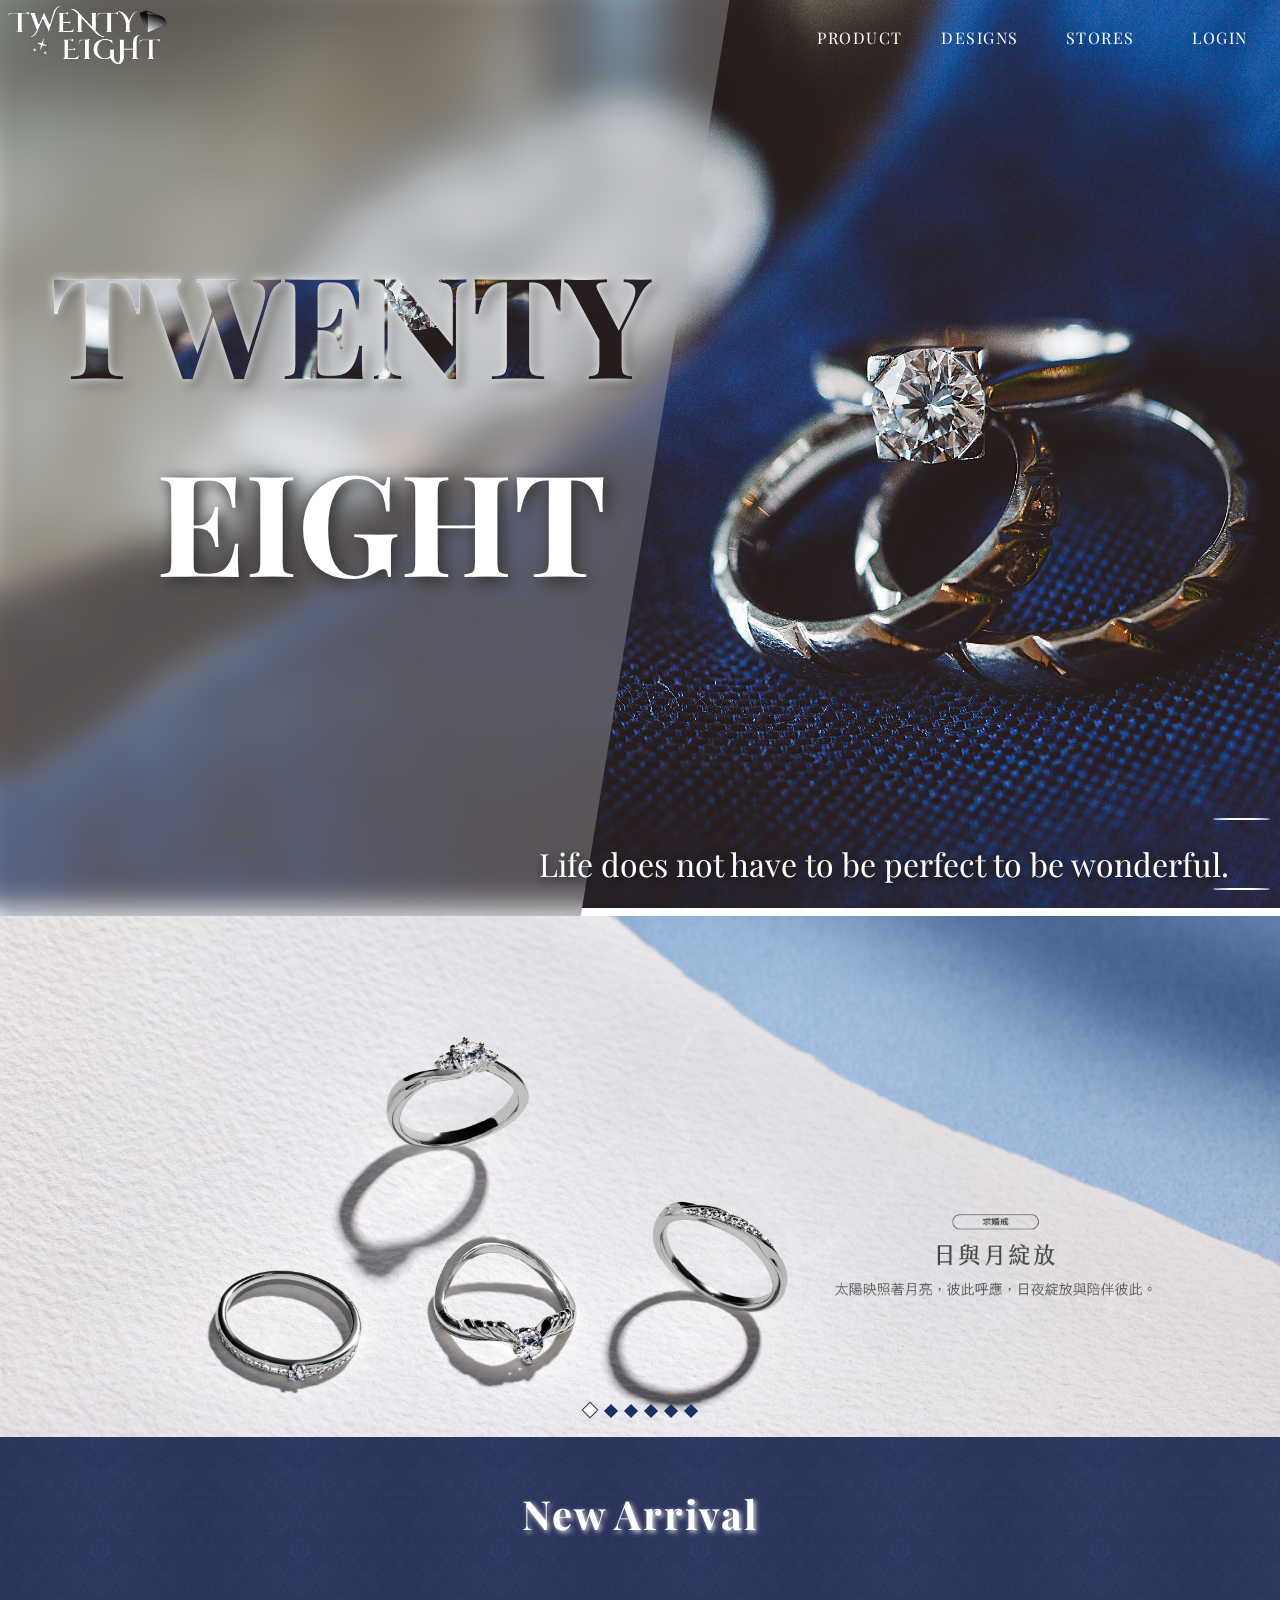
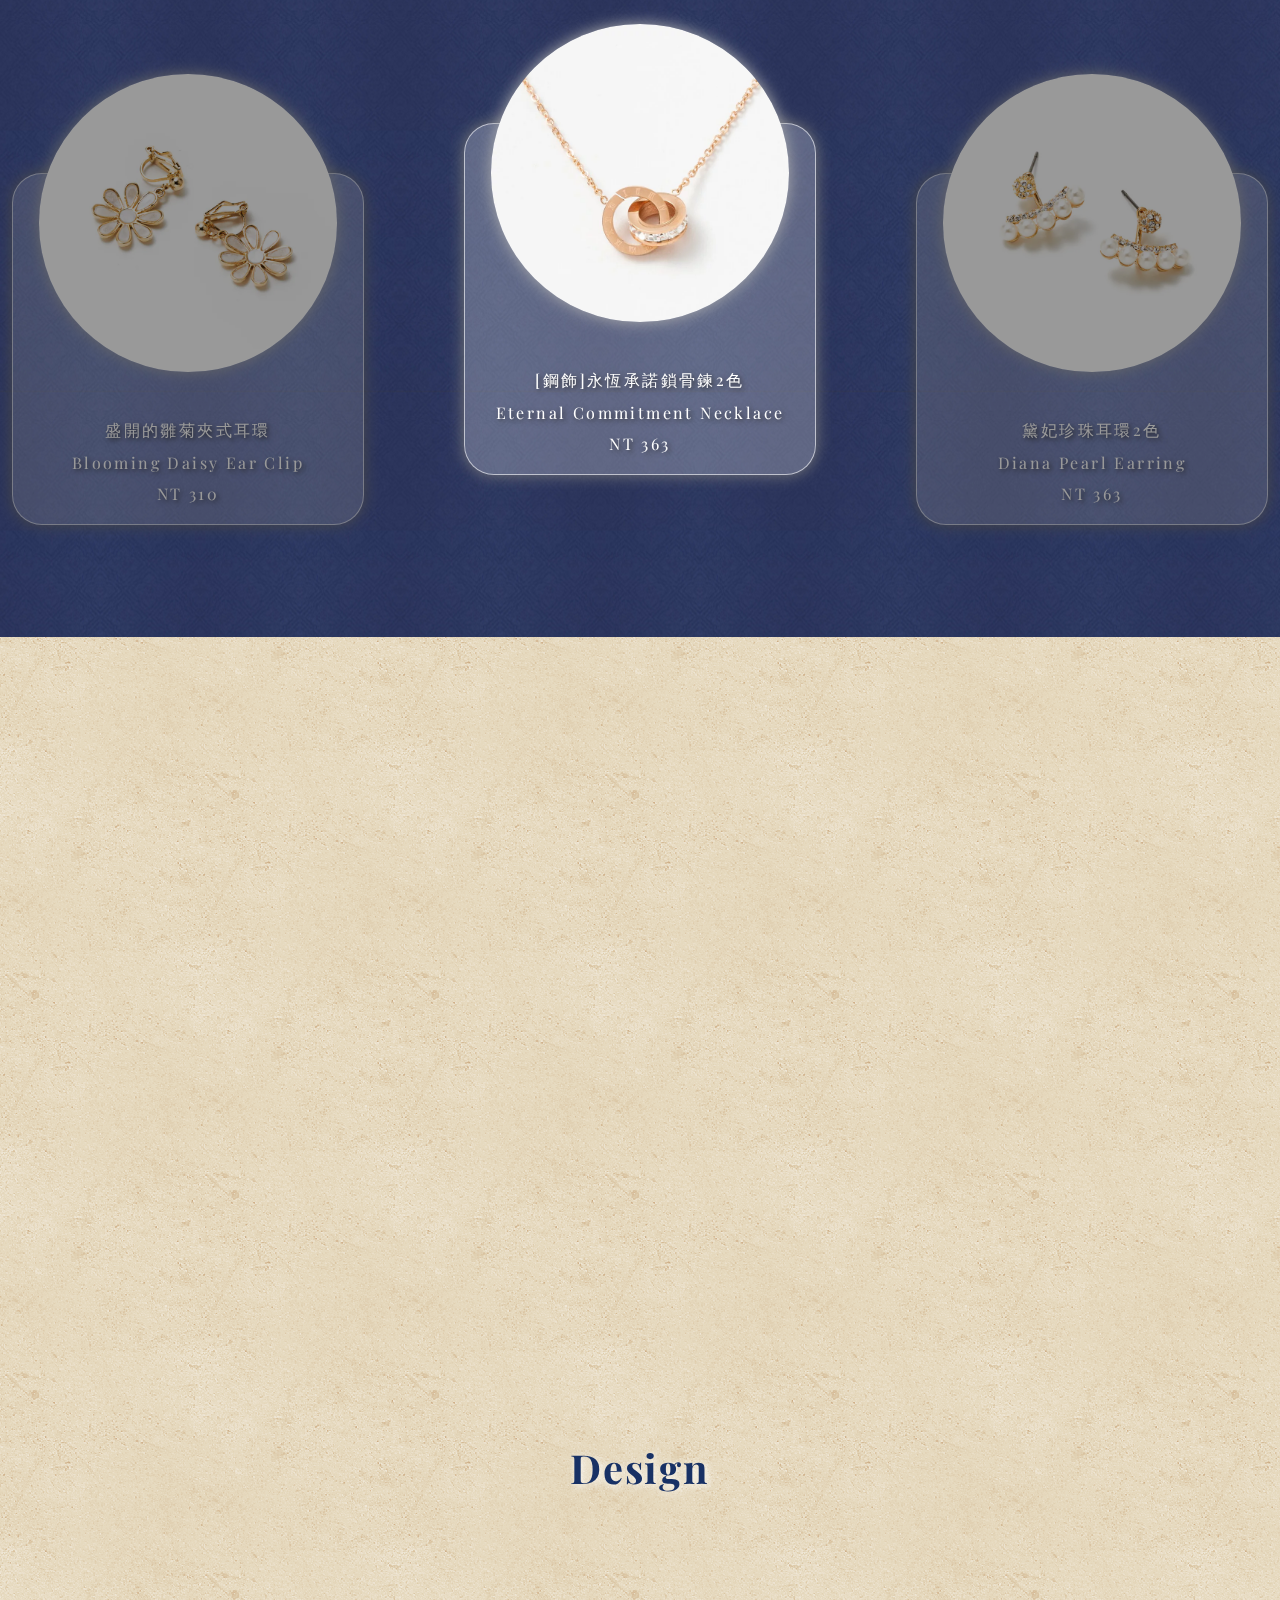
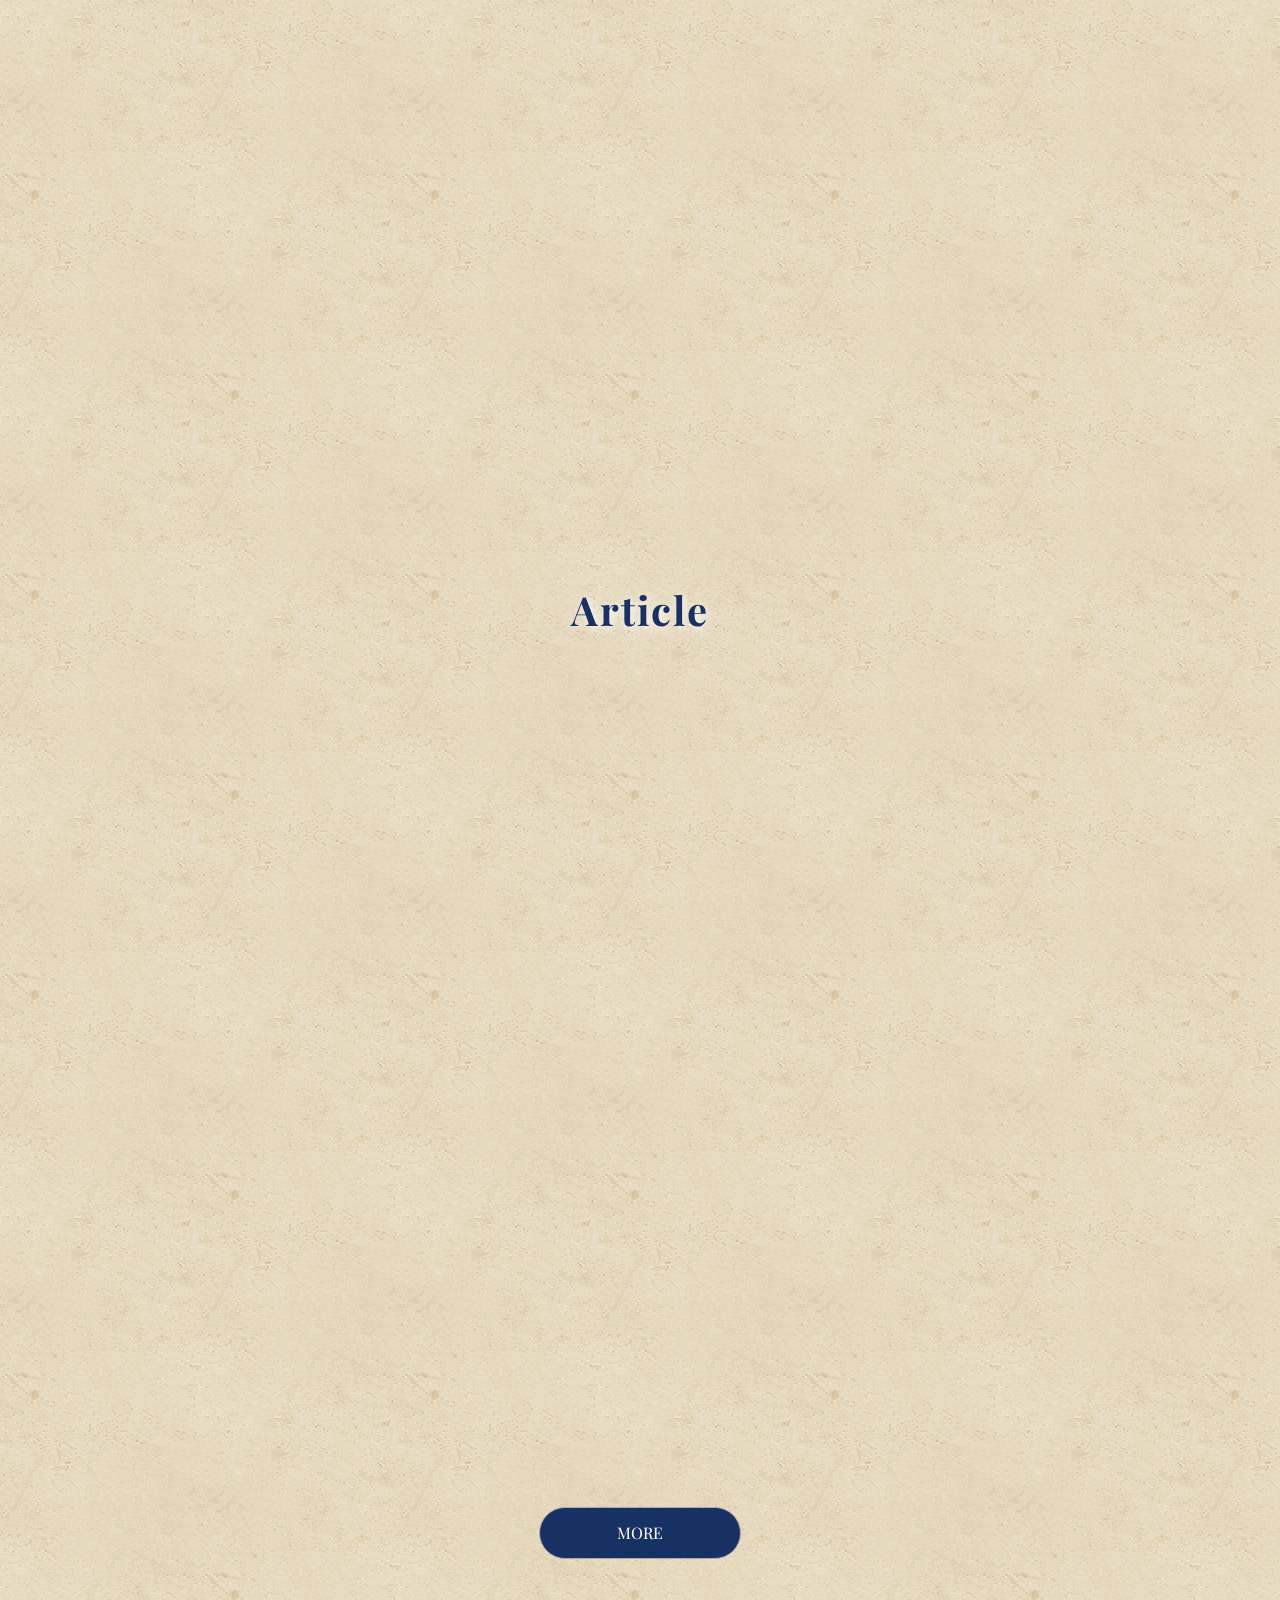
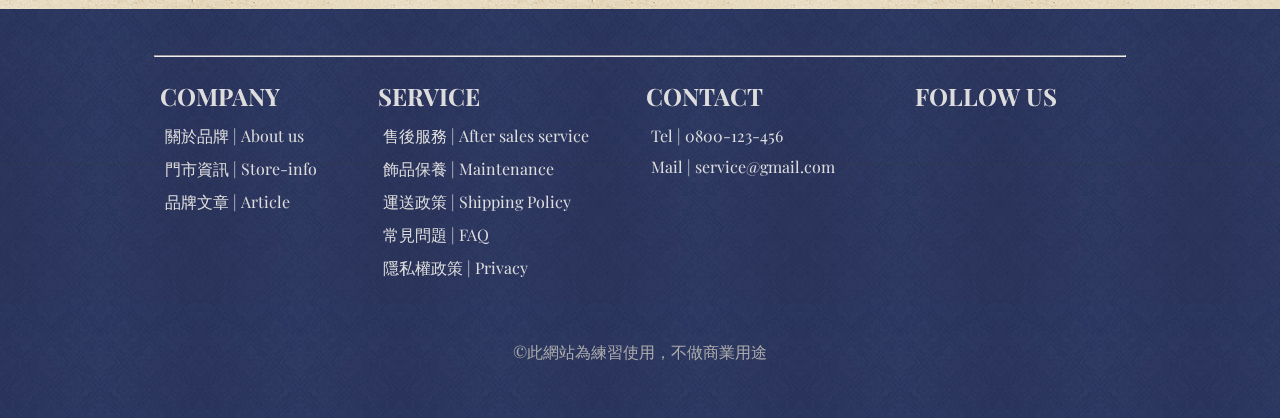
<file: index.html>
<!DOCTYPE html>
<html lang="zh">
<head>
    <meta charset="UTF-8">
    <meta name="viewport" content="width=device-width, initial-scale=1.0">
    <title>index</title>
    <!-- 引入font-awesome -->
    <link rel="stylesheet" href="https://cdnjs.cloudflare.com/ajax/libs/font-awesome/6.5.2/css/all.min.css" integrity="sha512-SnH5WK+bZxgPHs44uWIX+LLJAJ9/2PkPKZ5QiAj6Ta86w+fsb2TkcmfRyVX3pBnMFcV7oQPJkl9QevSCWr3W6A==" crossorigin="anonymous" referrerpolicy="no-referrer" />
    <link rel="preconnect" href="https://fonts.googleapis.com">
    <link rel="preconnect" href="https://fonts.gstatic.com" crossorigin>
    <link href="https://fonts.googleapis.com/css2?family=Playfair+Display:ital,wght@0,400..900;1,400..900&display=swap" rel="stylesheet">

    <link rel="stylesheet" href="./css/style.css">
    <link rel="stylesheet" href="./css/footer.css">
  
    
</head>
<body>
    <div class="black_overlay"></div>
    <header>
        <nav class="container">
            <a href="/index.html"><img class="logo" src="./img/logo.png"></a>
            <div class="menu ">
                <ul class="social_icon">
                    <li>
                        <a href=""><i class="fa-brands fa-facebook"></i></a>
                    </li>
                    <li>
                        <a href=""><i class="fa-brands fa-instagram"></i></a>
                    </li>
                    <li>
                        <a href=""><i class="fa-brands fa-line"></i></a>
                    </li>
                    <li>
                        <a href=""><i class="fa-brands fa-twitter"></i></a>
                    </li>
                </ul>
                <ul class="menu_link">
                    <li class="dropdown_link flex-1 " id="productdropdown">
                        <a href="#" >PRODUCT</a>
                        <ul class="dropdown">
                            <li class="dropdown_item"><a href="product.html">耳環 Earring</a></li>
                            <li class="dropdown_item"><a href="#">耳夾 Earclip</a></li>
                            <li class="dropdown_item"><a href="#">戒指 Rings</a></li>
                            <li class="dropdown_item"><a href="#">項鍊 Necklaces</a></li>
                            <li class="dropdown_item"><a href="#">手鍊 Bracelets</a></li>
                            <li class="dropdown_item"><a href="#">訂婚鑽戒 Engagement Rings</a></li>
                            <li class="dropdown_item"><a href="#">結婚對戒 Wedding Rings</a></li>
                        </ul>
                    </li>
                    <li class="dropdown_link flex-1" id="designsdropdown">
                        <a href="made_to_order.html" >DESIGNS</a>
                        <ul class="dropdown">
                            <li class="dropdown_item"><a href="#">結婚對戒 Wedding Rings</a></li>
                            <li class="dropdown_item"><a href="#">訂婚鑽戒 Engagement Rings</a></li>
                            <li class="dropdown_item"><a href="#">珠寶 Gems</a></li>
                            <li class="dropdown_item"><a href="#">雕刻 Engraving</a></li>
                            <li class="dropdown_item"><a href="made_to_order.html">客製化 Made To Order</a></li>
                        </ul>
                    </li>
                    <li class="flex-1"><a href="./store.html">STORES</a></li>
                    <li class="flex-1"><a href="./login.html">LOGIN</a></li>
                </ul>
            </div>
            <div class="menu_btn">
                <span>MENU <i class="fa-solid fa-bars"></i></span>
            </div>
            <div class="menu_bg "></div>
        </nav>
        <div class="banner_outer">
            <div class="banner_left">
                <h1>TWENTY</h1>
                <h1 class="banner_right">EIGHT</h1>
            </div>
            <p class="banner_text">Life does not have to be perfect to be wonderful.</p>
        </div>
    </header>
    <!-- 倒數彈窗 -->
    <div class="advertise">
        <div class="cancel_btn">
            <i class="fa-solid fa-circle-xmark"></i>
        </div>
    </div>
    <div class="carousel">
        <a href="#"><img id="csItem" src="./img/banner/banner01.jpg" alt="" class="carousel_item"></a>
        <a href="#"><img src="./img/banner/banner02.jpg" alt="" class="carousel_item"></a>
        <a href="#"><img src="./img/banner/banner03.jpg" alt="" class="carousel_item"></a>
        <a href="#"><img src="./img/banner/banner04.jpg" alt="" class="carousel_item"></a>
        <a href="#"><img src="./img/banner/banner05.jpg" alt="" class="carousel_item"></a>
        <a href="#"><img src="./img/banner/banner06.jpg" alt="" class="carousel_item"></a>
        
        <div class="carousel_nav">
            <a class="cs_nav_item" href="javascript:;"></a>
            <a class="cs_nav_item" href="javascript:;"></a>
            <a class="cs_nav_item" href="javascript:;"></a>
            <a class="cs_nav_item" href="javascript:;"></a>
            <a class="cs_nav_item" href="javascript:;"></a>
            <a class="cs_nav_item" href="javascript:;"></a>
        </div>
    </div>

    <div class="home_product">
        <h2>New Arrival</h2>
        <div class="home_product_container">
            <div class="home_product_wrapper">
                <div class="home_product_slide">
                    <a href="#" class="product_item_link">
                        <div class="home_product_img">
                            <img src="./img/product/01_.webp" alt="">
                        </div>
                        <div class="product_item_txt">
                            <p>浪漫蝴蝶結戒指2色</p>
                            <p>Romantic Bow Ring</p>
                            <p>NT$ 429</p>
                        </div>
                    </a>
                </div>
                <div class="home_product_slide">
                    <a href="#" class="product_item_link">
                        <div class="home_product_img">
                            <img src="./img/product/02_.webp" alt="">
                        </div>
                        <div class="product_item_txt">
                            <p>[純銀]櫻花樹下尾戒2色</p>
                            <p>Sakura Ring</p>
                            <p>NT 480</p>
                        </div>
                    </a>
                </div>
                <div class="home_product_slide ">
                    <a href="#" class="product_item_link">
                        <div class="home_product_img">
                            <img src="./img/product/03_.webp" alt="">
                        </div>
                        <div class="product_item_txt">
                            <p>盛開的雛菊夾式耳環</p>
                            <p>Blooming Daisy Ear Clip</p>
                            <p>NT 310</p>
                        </div>
                    </a>
                </div>
                <div class="home_product_slide">
                    <a href="necklace.html" class="product_item_link">
                        <div class="home_product_img">
                            <img src="./img/product/05_.webp" alt="">
                        </div>
                        <div class="product_item_txt">
                            <p>[鋼飾]永恆承諾鎖骨鍊2色</p>
                            <p>Eternal Commitment Necklace</p>
                            <p>NT 363</p>
                        </div>
                    </a>
                </div>
                <div class="home_product_slide">
                    <a href="#" class="product_item_link">
                        <div class="home_product_img">
                            <img src="./img/product/04_.webp" alt="">
                        </div>
                        <div class="product_item_txt">
                            <p>黛妃珍珠耳環2色</p>
                            <p>Diana Pearl Earring</p>
                            <p>NT 363</p>
                        </div>
                    </a>
                </div>
                
                <div class="home_product_slide">
                    <a href="#" class="product_item_link">
                        <div class="home_product_img">
                            <img src="./img/product/06_.webp" alt="">
                        </div>
                        <div class="product_item_txt">
                            <p>[純銀] 海的思念鎖骨鍊3色</p>
                            <p>Sea Longing Necklace</p>
                            <p>NT 690</p>
                        </div>
                    </a>
                </div>
                <div class="home_product_slide">
                    <a href="#" class="product_item_link">
                        <div class="home_product_img">
                            <img src="./img/product/07_.webp" alt="">
                        </div>
                        <div class="product_item_txt">
                            <p>[天然石] 海洋碎片手鍊 </p>
                            <p>Ocean Debris Bracelet</p>
                            <p>NT 460</p>
                        </div>
                    </a>
                </div>
            </div>
        </div>
        
        <button class="btn-prev"><i class="fa-solid fa-caret-left"></i></button>
        <button class="btn-next"><i class="fa-solid fa-caret-right"></i></button>
    </div>

    <div class="design_container">
        <div class="design_banner">
            <img src="./img/banner/banner05.webp" alt="">
            <div class="design_text">
                <P>CUSTOM-MADE</P>
                <p>訂製服務將專屬於兩人的故事化為有形。</p>
                <p>從眾多戒指中找出心儀的款式，再加上個人獨有的創意。</p>
                <p>創造出這世上獨一無二的戒指，並體驗過程中的期待與感動。</p>
            </div>
        </div>
        <h2>Design</h2>
        <ul class="designlist">
            <li class="design_item">
                <a class="design_content" href="#">
                    <img src="./img/design/design01.webp" alt="">
                    <span class="design_txt">
                        <p>FORGED WEDDING RINGS</p>
                        <P>鍛造製法的結婚對戒</P>
                    </span>
                </a>
            </li>
            <li class="design_item">
                <a class="design_content" href="#">
                    <img src="./img/design/design02.webp" alt="">
                    <span class="design_txt">
                        <p>GEMS</p>
                        <P>珠寶</P>
                    </span>
                </a>
             </li>
            <li class="design_item">
                <a class="design_content" href="#">
                    <img src="./img/design/design03.webp" alt="">
                    <span class="design_txt">
                        <p>ENGRAVING</p>
                        <P>雕刻</P>
                    </span>
                </a>
             </li>
            <li class="design_item" >
                <a class="design_content" href="#">
                    <img src="./img/design/design04.webp" alt="">
                    <span class="design_txt">
                        <p>ENGAGEMENT RINGS</p>
                        <P>訂婚鑽戒</P>
                    </span>
                </a>
             </li>
            <li class="design_item">
                <a class="design_content" href="#">
                    <img src="./img/design/design05.webp" alt="">
                    <span class="design_txt">
                        <p>WEDDING RINGS</p>
                        <P>結婚對戒</P>
                    </span>
                </a>
             </li>
            <li class="design_item">
                <a class="design_content" href="./made_to_order.html">
                    <img src="./img/design/design06.webp" alt="">
                    <span class="design_txt">
                        <p>MADE TO ORDER</p>
                        <P>客製化</P>
                    </span>
                </a>
             </li>  
        </ul>
        <div class="article_container">
            <h2>Article</h2>
            <div class="article_wraaper">
                <div class="article">
                    <img src="./img/article/01.webp" alt="">
                    <p>Apr. 03, 2024</p>
                    <a href="#">耳洞新手必備，養耳棒配戴攻略完整解析</a>
                </div>
                <div class="article">
                    <img src="./img/article/02.webp" alt="">
                    <p>Nov. 23, 2023</p>
                    <a href="#">這樣搭不踩雷！不同領口對應項鍊搭配公式一次學會</a>
                </div>
                <div class="article">
                    <img src="./img/article/03.webp" alt="">
                    <p>Aug. 28, 2023</p>
                    <a href="#">獨家設計｜STONE 礦石企劃</a>
                </div>
                <div class="article">
                    <img src="./img/article/04.webp" alt="">
                    <p>May. 04, 2023</p>
                    <a href="#">甜蜜旋風來襲！愛心狂撒時尚圈</a>
                </div>

            </div>
            <a href="article.html" class="more_btn"><i class="fa-solid fa-arrow-right"></i></a>

        </div>
        
    </div>


    <footer>
        <hr>
        <div class="footer_container">
            <a href="#" class="comment">
                <i class="fa-solid fa-comment-dots"></i>
            </a>
            <a href="#" class="pagetop">
                <i class="fa-solid fa-angle-up"></i>
            </a>
            <div class="about_us">
                <h2>COMPANY</h2>
                <ul>
                    <li><a href="about.html">關於品牌 | About us</a></li>
                    <li><a href="store.html">門市資訊 | Store-info</a></li>
                    <li><a href="article.html">品牌文章 | Article</a></li>
                </ul>
            </div>
            <div class="service">
                <h2>SERVICE</h2>
                <ul>
                    <li><a href="#">售後服務 | After sales service</a></li>
                    <li><a href="#">飾品保養 | Maintenance</a></li>
                    <li><a href="#">運送政策 | Shipping Policy</a></li>
                    <li><a href="#">常見問題 | FAQ</a></li>
                    <li><a href="#">隱私權政策 | Privacy</a></li>
                </ul>
            </div>
            <div class="contact_us">
                <h2>CONTACT</h2>
                <ul>
                    <li>Tel | 0800-123-456</li>
                    <li>Mail | service@gmail.com</li>
                </ul>
            </div>
            <div class="follow_us">
                <h2>FOLLOW US</h2>
                <ul class="social_icon">
                    <li><a href=""><i class="fa-brands fa-facebook"></i></a></li>
                    <li><a href=""><i class="fa-brands fa-instagram"></i></a></li>
                    <li><a href=""><i class="fa-brands fa-line"></i></a></li>
                </ul>
            </div>
        </div>
        <p class="copyright">&copy;此網站為練習使用，不做商業用途</p>
    </footer>

   
    <script src="./js/header.js"></script>
    <script src="./js/index.js"></script>
    
    <script>

        // // let carouselArr = ["./img/banner/banner01.webp","./img/banner/banner02.webp","./img/banner/banner03.webp"]
        // let carouselItems = document.querySelectorAll(".carousel_item")
        // let allNavItem = document.querySelectorAll('.cs_nav_item')

        // // 默認顯示圖片索引
        // let index = 0;
        // // 默認顯示nav顏色
        // allNavItem[index].style.backgroundColor = '#fff';
        // allNavItem[index].style.border = "0.5px solid #183165"
        // // 默認顯示圖片
        // carouselItems[index].classList.add('active')

        // // 設置輪播圖nav
        // for(let i = 0 ; i < allNavItem.length ; i++){
        //     // 獲取每個item的索引賦值到index上
        //     allNavItem[i].index = i
        //     allNavItem[i].onclick = function(){
        //         index = this.index
        //         setNav();
        //         showCSImage();
        //     clearTimeout(autoCarouselTimeout);
        //     autoCarouselTimeout = setTimeout(autoCarousel, 3000);
        //         console.log('index被點選')
        //     }
        // }
        // //設置輪播圖顯示的方法
        // function showCSImage(){
        //     for(let i = 0 ; i< carouselItems.length ; i++){
        //         carouselItems[i].classList.remove('active')
        //     }
        //     carouselItems[index].classList.add('active')
        // }

        // //設置輪播圖nav的顏色方法
        // function setNav(){
        //     for(let i = 0 ;i < allNavItem.length ;i++){
        //         allNavItem[i].style.backgroundColor = '';
        //     }
        //     allNavItem[index].style.backgroundColor = "#fff";
        //     allNavItem[index].style.border = "0.5px solid #183165"
        // }
        // //設置自動播放輪播圖方法
        // // 為計時器命名，以便關閉
        // let autoCarouselTimeout;
        // function autoCarousel(){
        //     //關閉之前的計時器
        //     clearTimeout(autoCarouselTimeout);
        //     index++
        //     if(index >= carouselItems.length ){
        //         index = 0
        //     }
        //     setNav();
        //     showCSImage();
        //     autoCarouselTimeout = setTimeout(autoCarousel,3000)
        // }
        // // showCSImage();
        // // setNav();
        // setTimeout(autoCarousel,3000)
         
        // // 新品左右移動
        // let prevBtn = document.querySelector('.btn-prev')
        // let nextBtn = document.querySelector('.btn-next')
        // // let slideActive = document.querySelector('.slide_active')
        // let slides = document.querySelectorAll('.home_product_slide')
        // let productWrapper = document.querySelector('.home_product_wrapper')
        

        // let currentIndex = 3
        // prevBtn.addEventListener('click',()=>{
        //     if(currentIndex > 0){
        //         currentIndex--;
        //         // 圖片寬(包括margin/總寬度)
        //         currentTranslateX += 22.5;
        //         slideFocus(currentIndex);
        //         updateTranslate();
        //         console.log('currentTranslateX = ',currentTranslateX)
        //         console.log('currentIndex = ',currentIndex)
        //     }
        // })
        // nextBtn.addEventListener('click',()=>{
        //     if(currentIndex < slides.length -1){
        //         currentIndex++;
        //         currentTranslateX -= 22.5;
        //         slideFocus(currentIndex);
        //         updateTranslate();
        //         console.log('currentTranslateX = ',currentTranslateX)
        //         console.log('currentIndex = ',currentIndex)
        //     }
        // })


        // let currentTranslateX = 0;    
        // function updateTranslate(){
        //     let newTranslate = `translateX(${currentTranslateX}%)`;
        //     productWrapper.style.transform = newTranslate
        // }

        // function slideFocus(index){
        //     slides.forEach((slide,i) => {
        //         slide.classList.remove('slide_active')
        //         if(i === index){
        //             slide.classList.add('slide_active')
        //         }
        //     });
        // }
        // slideFocus(currentIndex);


        // // 五秒後出現廣告圖
        // setTimeout(() => {
        //     // let advertiseImg = document.createElement('div')
        //     let advertiseImg = document.querySelector('.advertise')
        //     let cancelBtn = document.querySelector('.cancel_btn')
        //     let blackOverlay = document.querySelector('.black_overlay')
        //     blackOverlay.style.display = "block"
        //     advertiseImg.style.display = "block"
        //     // blackOverlay.style.display = "block"
        //     cancelBtn.addEventListener('click',()=>{
        //         blackOverlay.style.display = "none"
        //         advertiseImg.style.display = "none"
        //     })
        // }, 5000);


        
        // let designBanner = document.querySelector('.design_banner')
        // let designlist = document.querySelector('.designlist')
        // let article = document.querySelectorAll('.article')
        // console.log('article',article)
        // window.onscroll = function() {
        //     headerChange()
        //     // console.log(typeof window.scrollY)
        //     // let navbar = document.querySelector('.container');
        //     if (window.scrollY  >= 1500 ) {
        //         designBanner.style.opacity = 1; 
        //         console.log('scrollY',scrollY)
        //     } 
        //     if(window.scrollY  >= 2200 ) {
        //        designlist.style.opacity = 1; 
        //        designlist.style.transform = `translateY(${0}px)`;  
        //        console.log('scrollY',scrollY)

        //     }
        //     if(window.scrollY  >= 3500 ){
        //         article.forEach((item)=>{
        //             item.style.opacity = 1; 

        //         })

        //         article[0].style.animation = `text-ltr 1.5s ease-in`
        //         article[2].style.animation = `text-ltr 1.5s ease-in`
        //         article[1].style.animation = `text-rtl 1.5s ease-in`
        //         article[3].style.animation = `text-rtl 1.5s ease-in`
        //     }
        // }
       

    </script>
</body>
</html>
</file>
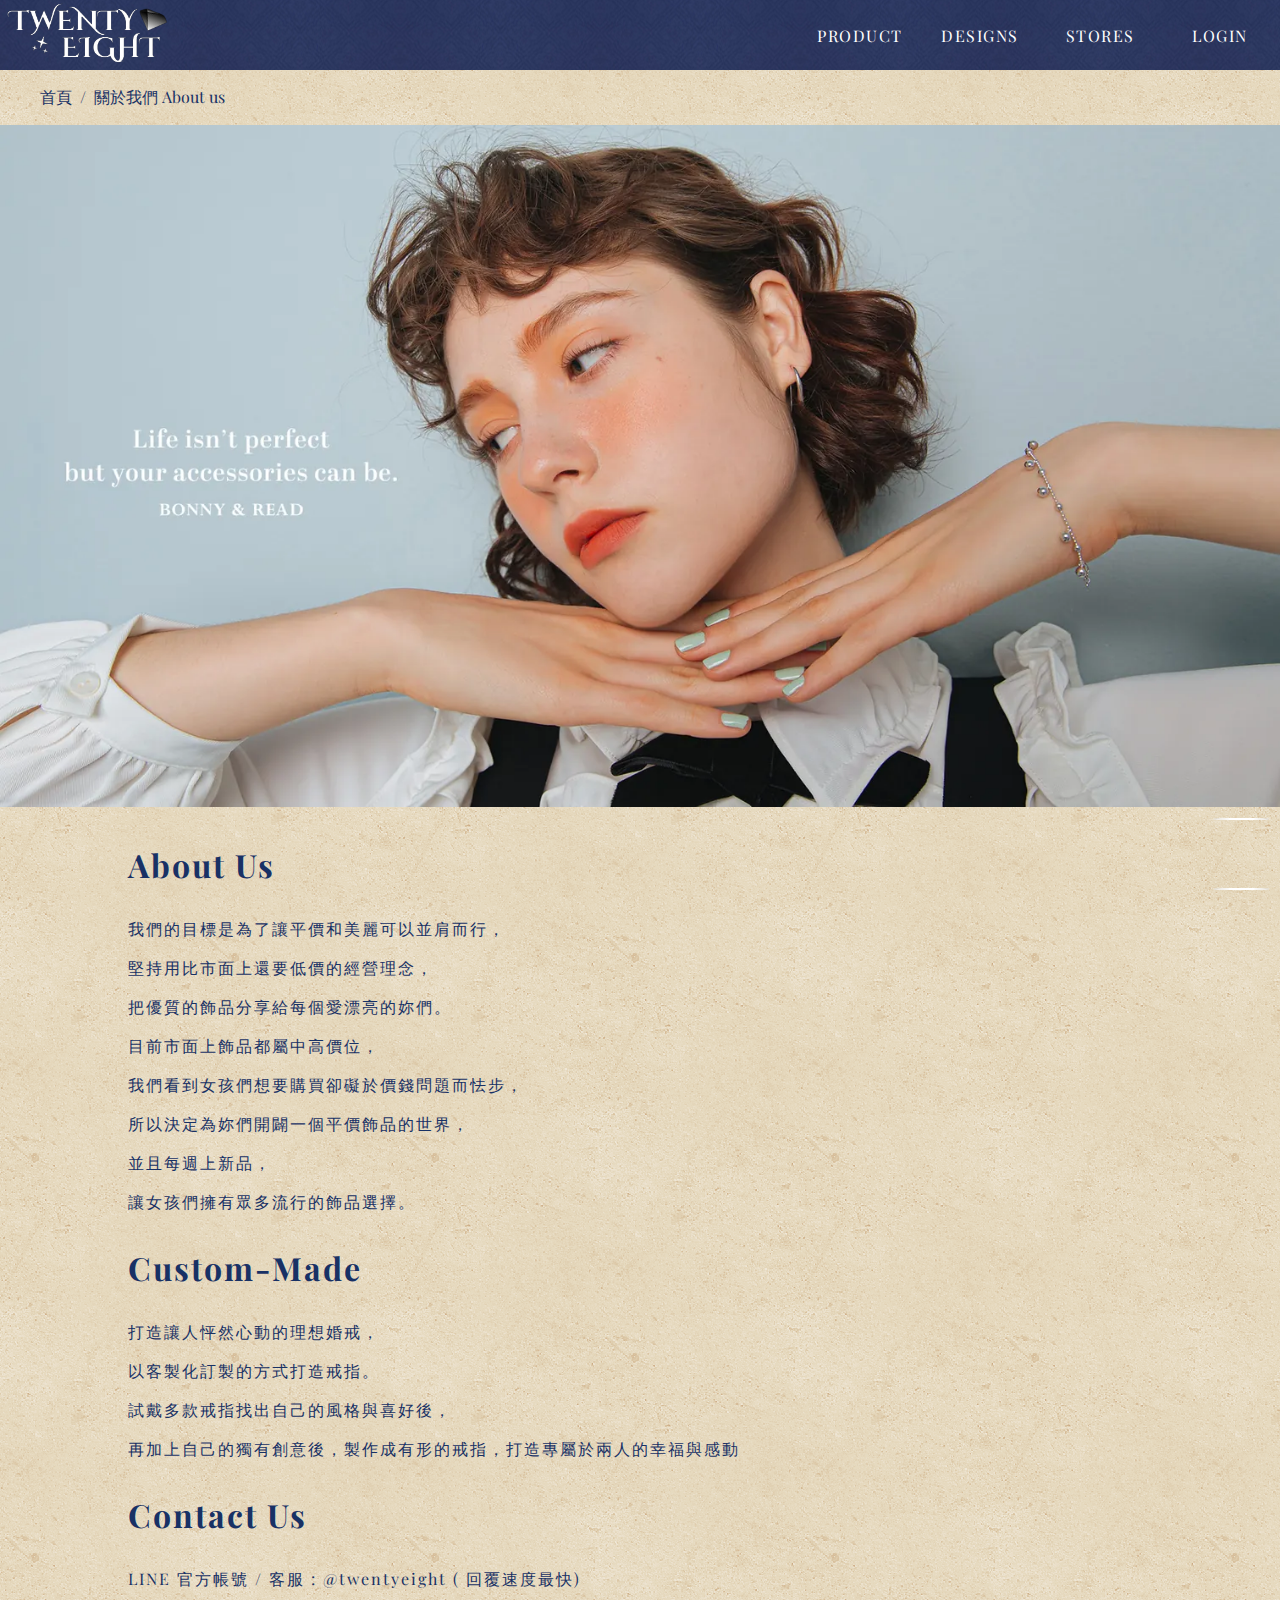
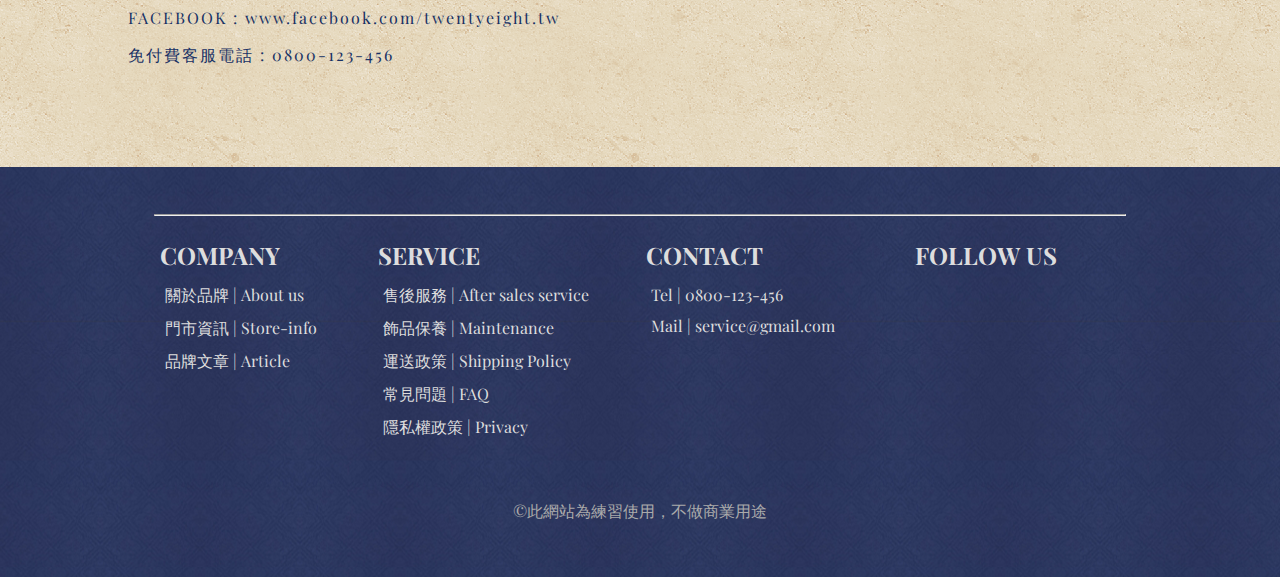
<file: about.html>
<!DOCTYPE html>
<html lang="zh">
<head>
    <meta charset="UTF-8">
    <meta name="viewport" content="width=device-width, initial-scale=1.0">
    <title>about</title>
    <!-- 引入font-awesome -->
    <link rel="stylesheet" href="https://cdnjs.cloudflare.com/ajax/libs/font-awesome/6.5.2/css/all.min.css" integrity="sha512-SnH5WK+bZxgPHs44uWIX+LLJAJ9/2PkPKZ5QiAj6Ta86w+fsb2TkcmfRyVX3pBnMFcV7oQPJkl9QevSCWr3W6A==" crossorigin="anonymous" referrerpolicy="no-referrer" />
    <link rel="preconnect" href="https://fonts.googleapis.com">
    <link rel="preconnect" href="https://fonts.gstatic.com" crossorigin>
    <link href="https://fonts.googleapis.com/css2?family=Playfair+Display:ital,wght@0,400..900;1,400..900&display=swap" rel="stylesheet">
    <link rel="stylesheet" href="./css/style.css">
    <link rel="stylesheet" href="./css/product.css">
    <link rel="stylesheet" href="./css/footer.css">

    <style>
        img{
            width: 100%;
        }
        .about_container{
            width: 80%;
            margin: 0 auto;
            margin-bottom: 100px;
        }
        .about_text{
            color: var(--color-primary);
            letter-spacing: 2px;
     
        }
        .about_text>h3{
            font-size: 2rem;
            /* font-weight:bold; */
        }

        
    </style>
</head>
<body>
    <header>
        <nav class="container">
                <a href="/index.html"><img class="logo" src="./img/logo.png"></a>
                <div class="menu ">
                    <ul class="social_icon">
                        <li>
                            <a href=""><i class="fa-brands fa-facebook"></i></a>
                        </li>
                        <li>
                            <a href=""><i class="fa-brands fa-instagram"></i></a>
                        </li>
                        <li>
                            <a href=""><i class="fa-brands fa-line"></i></a>
                        </li>
                        <li>
                            <a href=""><i class="fa-brands fa-twitter"></i></a>
                        </li>
                    </ul>
                    <ul class="menu_link">
                        <li class="dropdown_link flex-1">
                            <a href="product.html">PRODUCT</a>
                            <ul class="dropdown">
                                <li class="dropdown_item"><a href="product">耳環 Earring</a></li>
                                <li class="dropdown_item"><a href="##">耳夾 Earclip</a></li>
                                <li class="dropdown_item"><a href="##">戒指 Rings</a></li>
                                <li class="dropdown_item"><a href="necklace.html">項鍊 Necklaces</a></li>
                                <li class="dropdown_item"><a href="##">手鍊 Bracelets</a></li>
                                <li class="dropdown_item"><a href="##">訂婚鑽戒 Engagement Rings</a></li>
                                <li class="dropdown_item"><a href="##">結婚對戒 Wedding Rings</a></li>
                            </ul>
                        </li>
                        <li class="dropdown_link flex-1">
                            <a href="made_to_order.html">DESIGNS</a>
                            <ul class="dropdown">
                                <li class="dropdown_item"><a href="#">結婚對戒 Wedding Rings</a></li>
                                <li class="dropdown_item"><a href="#">訂婚鑽戒 Engagement Rings</a></li>
                                <li class="dropdown_item"><a href="#">珠寶 Gems</a></li>
                                <li class="dropdown_item"><a href="#">雕刻 Engraving</a></li>
                                <li class="dropdown_item"><a href="made_to_order.html">客製化 Made To Order</a></li>
                            </ul>
                        </li>
                        <li class="flex-1"><a href="store.html">STORES</a></li>
                        <li class="flex-1"><a href="login.html">LOGIN</a></li>
                    </ul>
                </div>
                <div class="menu_btn">
                    <span>MENU <i class="fa-solid fa-bars"></i></span>
                </div>
                <div class="menu_bg "></div>
        </nav>
    </header>
    <ol class="breadcrumb">
        <li><a href="./index.html">首頁</a></li>
        <li>關於我們 About us</li>
    </ol>
    
    <img src="./img/about/01.webp" alt="">
    <div class="about_container">
        <div class="about_text_outer">
            <div class="about_text">
                <h3>About Us</h3>
                <p>我們的目標是為了讓平價和美麗可以並肩而行，</p>
                <p>堅持用比市面上還要低價的經營理念，</p>
                <p>把優質的飾品分享給每個愛漂亮的妳們。</p>
                <p>目前市面上飾品都屬中高價位，</p>
                <p>我們看到女孩們想要購買卻礙於價錢問題而怯步，</p>
                <p>所以決定為妳們開闢一個平價飾品的世界，</p>
                <p>並且每週上新品，</p>
                <p>讓女孩們擁有眾多流行的飾品選擇。</p>
            </div>
            <div class="about_text">
                <h3>Custom-Made</h3>
                <p>打造讓人怦然心動的理想婚戒，</p>
                <p>以客製化訂製的方式打造戒指。</p>
                <p>試戴多款戒指找出自己的風格與喜好後，</p>
                <p>再加上自己的獨有創意後，製作成有形的戒指，打造專屬於兩人的幸福與感動</p>
            </div>
            <div class="about_text">
                <h3>Contact Us</h3>
                <p>LINE 官方帳號 / 客服 : @twentyeight ( 回覆速度最快)</p>
                <p>FACEBOOK : www.facebook.com/twentyeight.tw</p>
                <p>免付費客服電話 : 0800-123-456</p>     
            </div>
        </div>


    </div>


    <footer>
        <hr>
        <div class="footer_container">
            <a href="#" class="comment">
                <i class="fa-solid fa-comment-dots"></i>
            </a>
            <a href="#" class="pagetop">
                <i class="fa-solid fa-angle-up"></i>
            </a>
            <div class="about_us">
                <h2>COMPANY</h2>
                <ul>
                    <li><a href="about.html">關於品牌 | About us</a></li>
                    <li><a href="store.html">門市資訊 | Store-info</a></li>
                    <li><a href="article.html">品牌文章 | Article</a></li>
                </ul>
                
            </div>
            <div class="service">
                <h2>SERVICE</h2>
                <ul>
                    <li><a href="#">售後服務 | After sales service</a></li>
                    <li><a href="#">飾品保養 | Maintenance</a></li>
                    <li><a href="#">運送政策 | Shipping Policy</a></li>
                    <li><a href="#">常見問題 | FAQ</a></li>
                    <li><a href="#">隱私權政策 | Privacy</a></li>
                </ul>
            </div>
            <div class="contact_us">
                <h2>CONTACT</h2>
                <ul>
                    <li>Tel | 0800-123-456</li>
                    <li>Mail | service@gmail.com</li>
                </ul>
      
            </div>
            <div class="follow_us">
                <h2>FOLLOW US</h2>
                <ul class="social_icon">
                    <li><a href=""><i class="fa-brands fa-facebook"></i></a></li>
                    <li><a href=""><i class="fa-brands fa-instagram"></i></a></li>
                    <li><a href=""><i class="fa-brands fa-line"></i></a></li>
                </ul>
      
            </div>
        </div>
        <p class="copyright">&copy;此網站為練習使用，不做商業用途</p>
    </footer>


    <script src="./js/header.js"></script>
 

    <script>
        window.onload = ()=>{
            window.onscroll = ()=>{
                headerChange()
            }
        }
      
    </script>
</body>
</html>
</file>
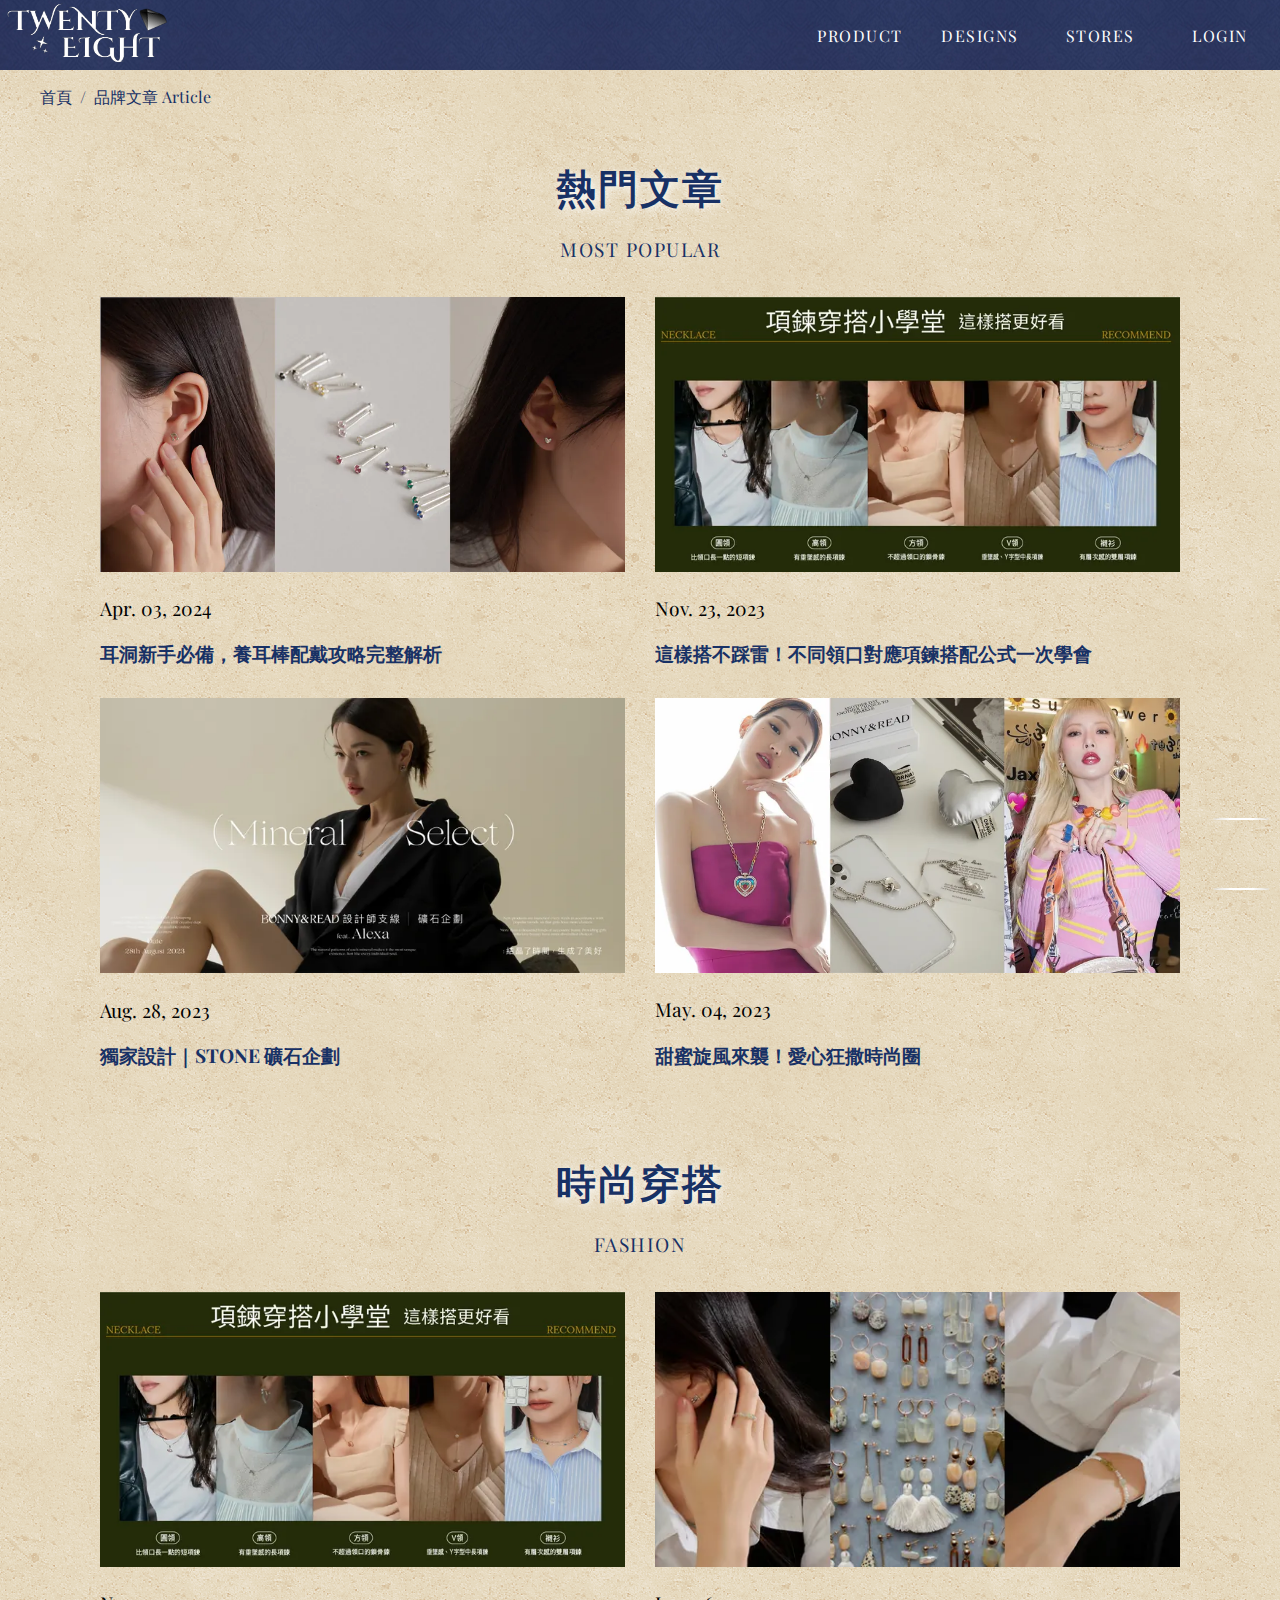
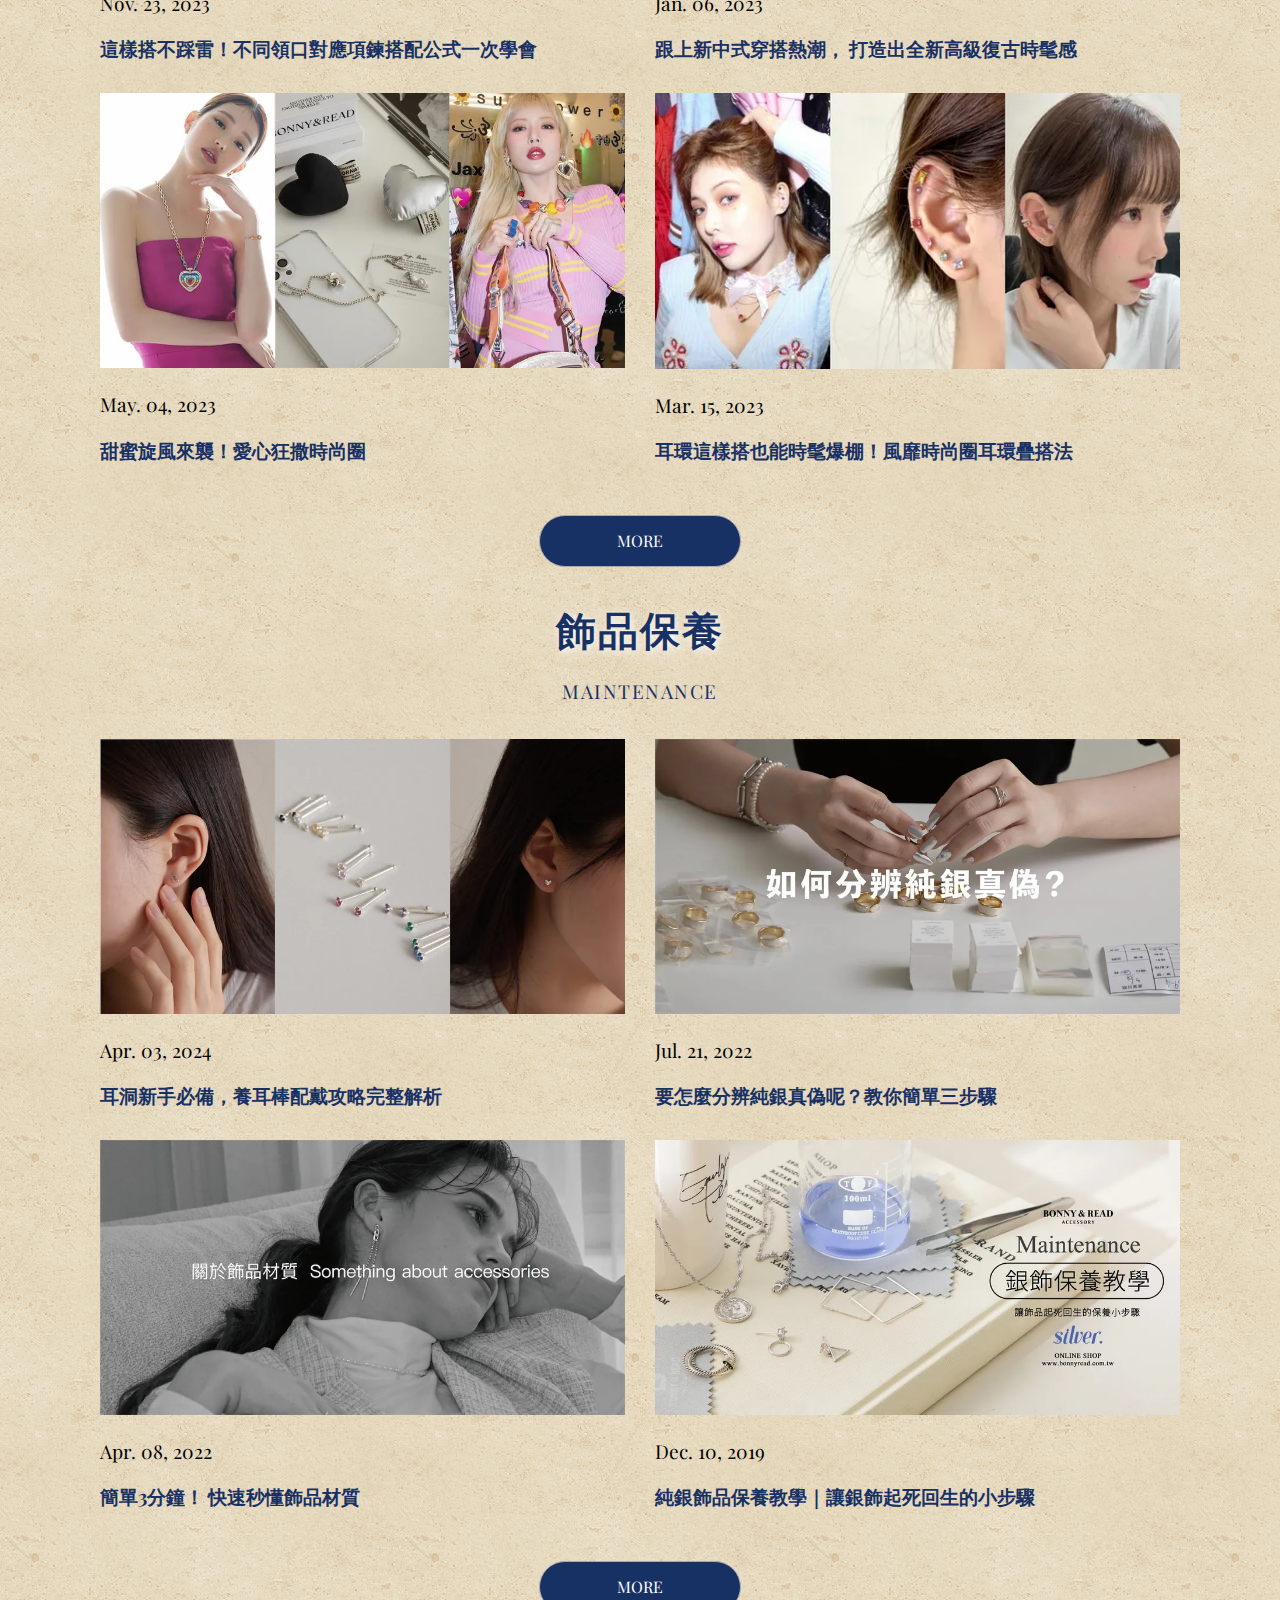
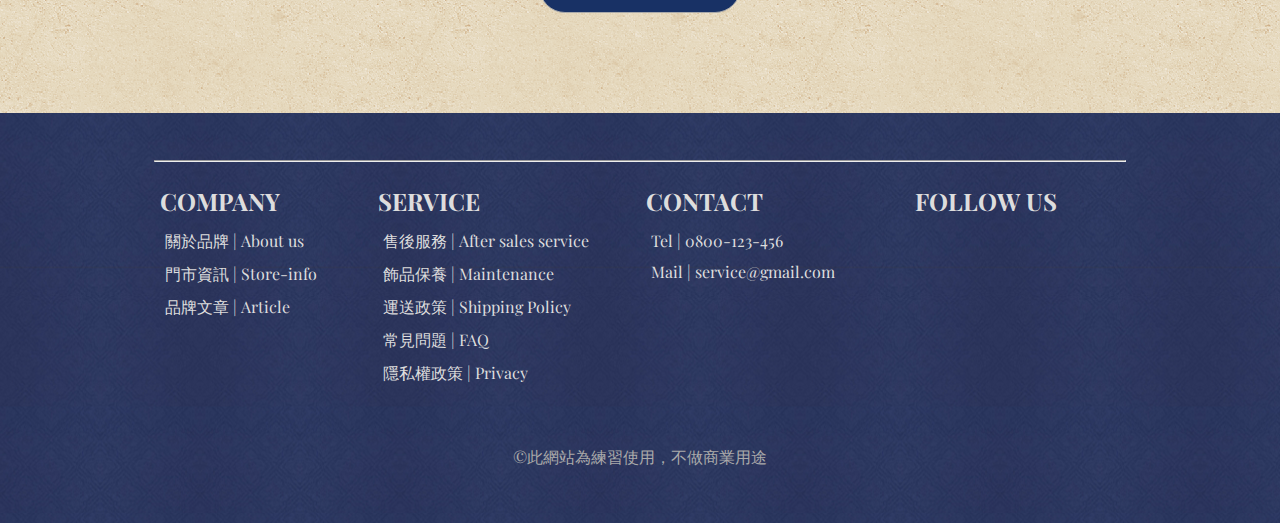
<file: article.html>
<!DOCTYPE html>
<html lang="zh">
<head>
    <meta charset="UTF-8">
    <meta name="viewport" content="width=device-width, initial-scale=1.0">
    <title>article</title>
    <!-- 引入font-awesome -->
    <link rel="stylesheet" href="https://cdnjs.cloudflare.com/ajax/libs/font-awesome/6.5.2/css/all.min.css" integrity="sha512-SnH5WK+bZxgPHs44uWIX+LLJAJ9/2PkPKZ5QiAj6Ta86w+fsb2TkcmfRyVX3pBnMFcV7oQPJkl9QevSCWr3W6A==" crossorigin="anonymous" referrerpolicy="no-referrer" />
    <link rel="preconnect" href="https://fonts.googleapis.com">
    <link rel="preconnect" href="https://fonts.gstatic.com" crossorigin>
    <link href="https://fonts.googleapis.com/css2?family=Playfair+Display:ital,wght@0,400..900;1,400..900&display=swap" rel="stylesheet">
    <link rel="stylesheet" href="./css/style.css">
    <link rel="stylesheet" href="./css/product.css">
    <link rel="stylesheet" href="./css/article.css">
    <link rel="stylesheet" href="./css/footer.css">

</head>
<body>
    <header>
        <nav class="container">
            <a href="/index.html"><img class="logo" src="./img/logo.png"></a>
            <div class="menu ">
                <ul class="social_icon">
                    <li>
                        <a href=""><i class="fa-brands fa-facebook"></i></a>
                    </li>
                    <li>
                        <a href=""><i class="fa-brands fa-instagram"></i></a>
                    </li>
                    <li>
                        <a href=""><i class="fa-brands fa-line"></i></a>
                    </li>
                    <li>
                        <a href=""><i class="fa-brands fa-twitter"></i></a>
                    </li>
                </ul>
                <ul class="menu_link">
                    <li class="dropdown_link flex-1">
                        <a href="product.html">PRODUCT</a>
                        <ul class="dropdown">
                            <li class="dropdown_item"><a href="product.html">耳環 Earring</a></li>
                            <li class="dropdown_item"><a href="#">耳夾 Earclip</a></li>
                            <li class="dropdown_item"><a href="#">戒指 Rings</a></li>
                            <li class="dropdown_item"><a href="necklace.html">項鍊 Necklaces</a></li>
                            <li class="dropdown_item"><a href="#">手鍊 Bracelets</a></li>
                            <li class="dropdown_item"><a href="#">訂婚鑽戒 Engagement Rings</a></li>
                            <li class="dropdown_item"><a href="#">結婚對戒 Wedding Rings</a></li>
                        </ul>
                    </li>
                    <li class="dropdown_link flex-1">
                        <a href="made_to_order.html">DESIGNS</a>
                        <ul class="dropdown">
                            <li class="dropdown_item"><a href="#">結婚對戒 Wedding Rings</a></li>
                            <li class="dropdown_item"><a href="#">訂婚鑽戒 Engagement Rings</a></li>
                            <li class="dropdown_item"><a href="#">珠寶 Gems</a></li>
                            <li class="dropdown_item"><a href="#">雕刻 Engraving</a></li>
                            <li class="dropdown_item"><a href="made_to_order.html">客製化 Made To Order</a></li>
                        </ul>
                    </li>
                    <li class="flex-1"><a href="store.html">STORES</a></li>
                    <li class="flex-1"><a href="login.html">LOGIN</a></li>
                </ul>
            </div>
            <div class="menu_btn">
                <span>MENU <i class="fa-solid fa-bars"></i></span>
            </div>
            <div class="menu_bg "></div>
        </nav>
    </header>
    <ol class="breadcrumb">
        <li><a href="./index.html">首頁</a></li>
        <li>品牌文章 Article</li>
    </ol>
    <div class="article_container">
        <h2>熱門文章</h2>
        <p>MOST POPULAR</p>
        
        <div class="article_wraaper">
            <div class="article">
                <img src="./img/article/01.webp" alt="">
                <p>Apr. 03, 2024</p>
                <a href="#">耳洞新手必備，養耳棒配戴攻略完整解析</a>
            </div>
            <div class="article">
                <img src="./img/article/02.webp" alt="">
                <p>Nov. 23, 2023</p>
                <a href="#">這樣搭不踩雷！不同領口對應項鍊搭配公式一次學會</a>
            </div>
            <div class="article">
                <img src="./img/article/03.webp" alt="">
                <p>Aug. 28, 2023</p>
                <a href="#">獨家設計｜STONE 礦石企劃</a>
            </div>
            <div class="article">
                <img src="./img/article/04.webp" alt="">
                <p>May. 04, 2023</p>
                <a href="#">甜蜜旋風來襲！愛心狂撒時尚圈</a>
            </div>
        </div>
        <h2>時尚穿搭</h2>
        <p>FASHION</p>
        <div class="article_wraaper">
            <div class="article">
                <img src="./img/article/02.webp" alt="">
                <p>Nov. 23, 2023</p>
                <a href="#">這樣搭不踩雷！不同領口對應項鍊搭配公式一次學會</a>
            </div>
            <div class="article">
                <img src="./img/article/09.webp" alt="">
                <p>Jan. 06, 2023</p>
                <a href="#">跟上新中式穿搭熱潮， 打造出全新高級復古時髦感</a>
            </div>
            <div class="article">
                <img src="./img/article/04.webp" alt="">
                <p>May. 04, 2023</p>
                <a href="#">甜蜜旋風來襲！愛心狂撒時尚圈</a>
            </div>
            <div class="article">
                <img src="./img/article/08.webp" alt="">
                <p>Mar. 15, 2023</p>
                <a href="#">耳環這樣搭也能時髦爆棚！風靡時尚圈耳環疊搭法</a>
            </div>
        </div>
        <a href="#" class="more_btn"><i class="fa-solid fa-arrow-right"></i></a>
        <h2>飾品保養</h2>
        <P>MAINTENANCE</P>
        <div class="article_wraaper">
            <div class="article">
                <img src="./img/article/01.webp" alt="">
                <p>Apr. 03, 2024</p>
                <a href="#">耳洞新手必備，養耳棒配戴攻略完整解析</a>
            </div>
            <div class="article">
                <img src="./img/article/05.webp" alt="">
                <p>Jul. 21, 2022</p>
                <a href="#">要怎麼分辨純銀真偽呢？教你簡單三步驟</a>
            </div>
            <div class="article">
                <img src="./img/article/06.webp" alt="">
                <p>Apr. 08, 2022</p>
                <a href="#">簡單3分鐘！ 快速秒懂飾品材質</a>
            </div>
            <div class="article">
                <img src="./img/article/07.webp" alt="">
                <p>Dec. 10, 2019</p>
                <a href="#">純銀飾品保養教學｜讓銀飾起死回生的小步驟</a>
            </div>
        </div>
        <a href="#" class="more_btn"><i class="fa-solid fa-arrow-right"></i></a>

    </div>


    <!-- <div id="footer"></div> -->
    <footer>
        <hr>
        <div class="footer_container">
            <a href="#" class="comment">
                <i class="fa-solid fa-comment-dots"></i>
            </a>
            <a href="#" class="pagetop">
                <i class="fa-solid fa-angle-up"></i>
            </a>
            <div class="about_us">
                <h2>COMPANY</h2>
                <ul>
                    <li><a href="about.html">關於品牌 | About us</a></li>
                    <li><a href="store.html">門市資訊 | Store-info</a></li>
                    <li><a href="article.html">品牌文章 | Article</a></li>
                </ul>
            </div>
            <div class="service">
                <h2>SERVICE</h2>
                <ul>
                    <li><a href="#">售後服務 | After sales service</a></li>
                    <li><a href="#">飾品保養 | Maintenance</a></li>
                    <li><a href="#">運送政策 | Shipping Policy</a></li>
                    <li><a href="#">常見問題 | FAQ</a></li>
                    <li><a href="#">隱私權政策 | Privacy</a></li>
                </ul>
            </div>
            <div class="contact_us">
                <h2>CONTACT</h2>
                <ul>
                    <li>Tel | 0800-123-456</li>
                    <li>Mail | service@gmail.com</li>
                </ul>
            </div>
            <div class="follow_us">
                <h2>FOLLOW US</h2>
                <ul class="social_icon">
                    <li><a href=""><i class="fa-brands fa-facebook"></i></a></li>
                    <li><a href=""><i class="fa-brands fa-instagram"></i></a></li>
                    <li><a href=""><i class="fa-brands fa-line"></i></a></li>
                </ul>
            </div>
        </div>
        <p class="copyright">&copy;此網站為練習使用，不做商業用途</p>
    </footer>


    <script src="./js/header.js"></script>
 

    <script>
        window.onload = ()=>{
            window.onscroll = ()=>{
                headerChange()
            }
        }

        // 加載 footer.html
        // fetch('footer.html')
        //     .then(response => response.text())
        //     .then(html => {
        //         console.log('html',html)
        //         document.getElementById('footer').innerHTML = html;
        //     });
    </script>
</body>
</html>
</file>
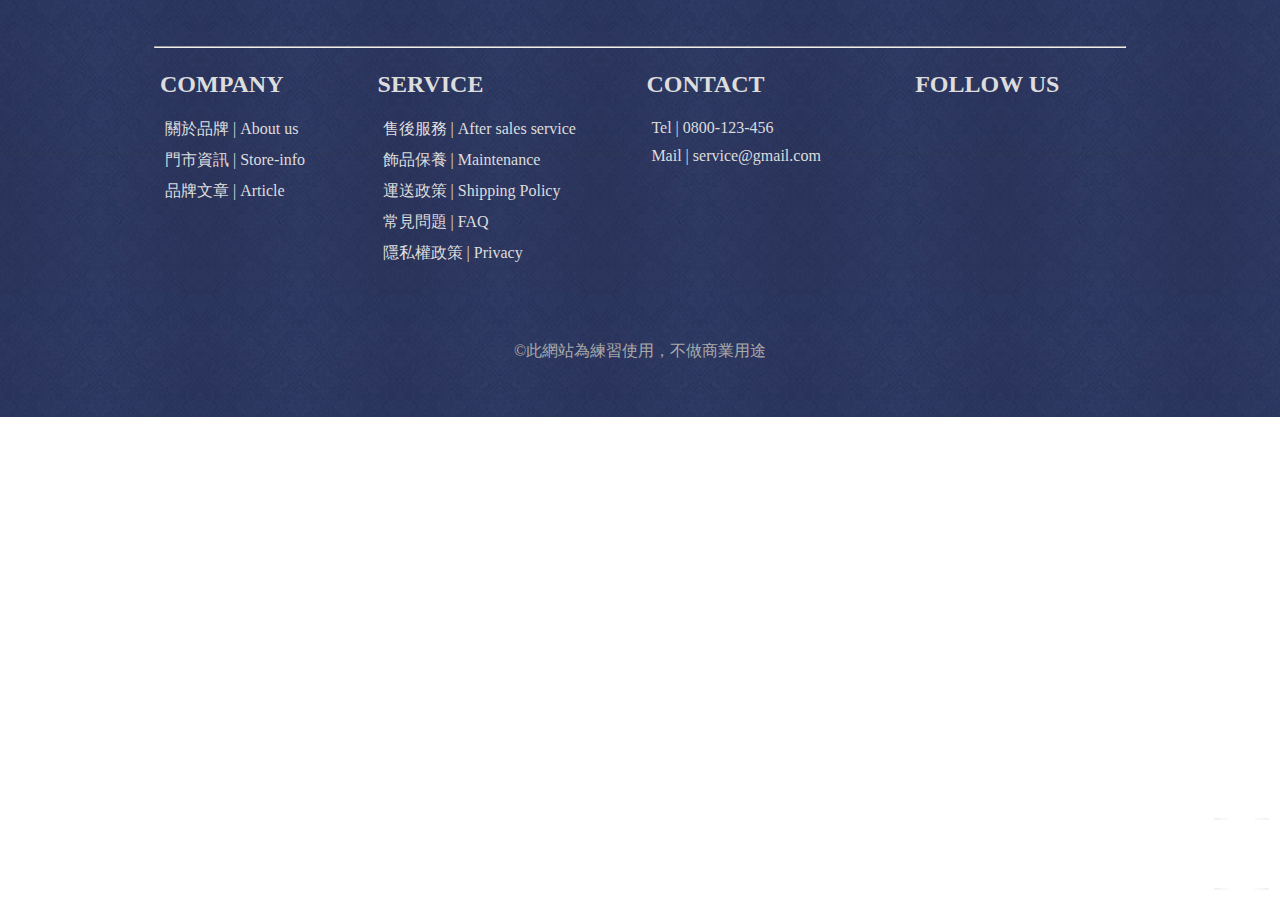
<file: footer.html>
<!DOCTYPE html>
<html lang="zh">
<head>
    <meta charset="UTF-8">
    <meta name="viewport" content="width=device-width, initial-scale=1.0">
    <title>footer</title>
    <!-- 引入font-awesome -->
    <link rel="stylesheet" href="https://cdnjs.cloudflare.com/ajax/libs/font-awesome/6.5.2/css/all.min.css" integrity="sha512-SnH5WK+bZxgPHs44uWIX+LLJAJ9/2PkPKZ5QiAj6Ta86w+fsb2TkcmfRyVX3pBnMFcV7oQPJkl9QevSCWr3W6A==" crossorigin="anonymous" referrerpolicy="no-referrer" />
    <link rel="stylesheet" href="./css/footer.css">
    <style>
        
      
    </style>
</head>
<body>
    <footer>
        <hr>
        <div class="footer_container">
            <a href="#" class="comment">
                <i class="fa-solid fa-comment-dots"></i>
            </a>
            <a href="#" class="pagetop">
                <i class="fa-solid fa-angle-up"></i>
            </a>
            <div class="about_us">
                <h2>COMPANY</h2>
                <ul>
                    <li><a href="about.html">關於品牌 | About us</a></li>
                    <li><a href="store.html">門市資訊 | Store-info</a></li>
                    <li><a href="article.html">品牌文章 | Article</a></li>
                </ul>              
            </div>
            <div class="service">
                <h2>SERVICE</h2>
                <ul>
                    <li><a href="#">售後服務 | After sales service</a></li>
                    <li><a href="#">飾品保養 | Maintenance</a></li>
                    <li><a href="#">運送政策 | Shipping Policy</a></li>
                    <li><a href="#">常見問題 | FAQ</a></li>
                    <li><a href="#">隱私權政策 | Privacy</a></li>
                </ul>
            </div>
            <div class="contact_us">
                <h2>CONTACT</h2>
                <ul>
                    <li>Tel | 0800-123-456</li>
                    <li>Mail | service@gmail.com</li>
                </ul>
            </div>
            <div class="follow_us">
                <h2>FOLLOW US</h2>
                <ul class="social_icon">
                    <li><a href=""><i class="fa-brands fa-facebook"></i></a></li>
                    <li><a href=""><i class="fa-brands fa-instagram"></i></a></li>
                    <li><a href=""><i class="fa-brands fa-line"></i></a></li>
                </ul>
      
            </div>
        </div>
        <p class="copyright">&copy;此網站為練習使用，不做商業用途</p>
    </footer>
</body>
</html>
</file>
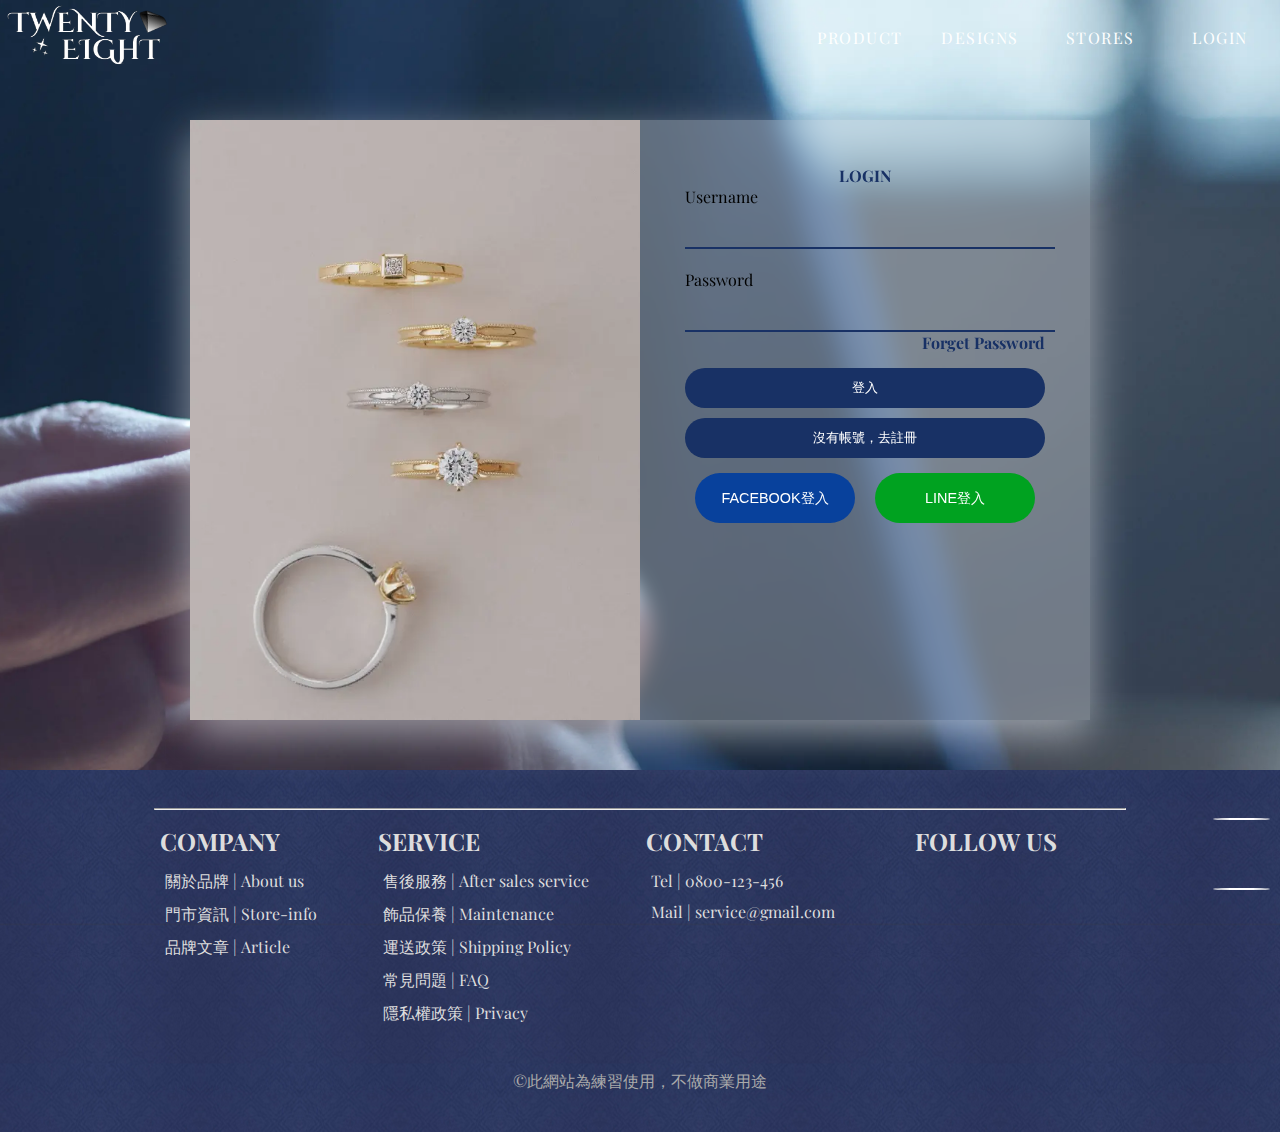
<file: login.html>
<!DOCTYPE html>
<html lang="zh">
<head>
    <meta charset="UTF-8">
    <meta name="viewport" content="width=device-width, initial-scale=1.0">
    <title>login</title>
    <!-- 引入font-awesome -->
    <link rel="stylesheet" href="https://cdnjs.cloudflare.com/ajax/libs/font-awesome/6.5.2/css/all.min.css" integrity="sha512-SnH5WK+bZxgPHs44uWIX+LLJAJ9/2PkPKZ5QiAj6Ta86w+fsb2TkcmfRyVX3pBnMFcV7oQPJkl9QevSCWr3W6A==" crossorigin="anonymous" referrerpolicy="no-referrer" />
    <link rel="preconnect" href="https://fonts.googleapis.com">
    <link rel="preconnect" href="https://fonts.gstatic.com" crossorigin>
    <link href="https://fonts.googleapis.com/css2?family=Playfair+Display:ital,wght@0,400..900;1,400..900&display=swap" rel="stylesheet">
    <link rel="stylesheet" href="./css/style.css">
    <link rel="stylesheet" href="./css/login.css">
    <link rel="stylesheet" href="./css/footer.css">

  
</head>
<body>
    <header>
        <nav class="container">
                <a href="/index.html"><img class="logo" src="./img/logo.png"></a>
                <div class="menu ">
                    <ul class="social_icon">
                        <li>
                            <a href=""><i class="fa-brands fa-facebook"></i></a>
                        </li>
                        <li>
                            <a href=""><i class="fa-brands fa-instagram"></i></a>
                        </li>
                        <li>
                            <a href=""><i class="fa-brands fa-line"></i></a>
                        </li>
                        <li>
                            <a href=""><i class="fa-brands fa-twitter"></i></a>
                        </li>
                    </ul>
                    <ul class="menu_link">
                        <li class="dropdown_link flex-1">
                            <a href="product.html">PRODUCT</a>
                            <ul class="dropdown">
                                <li class="dropdown_item"><a href="product.html">耳環 Earring</a></li>
                                <li class="dropdown_item"><a href="#">耳夾 Earclip</a></li>
                                <li class="dropdown_item"><a href="#">戒指 Rings</a></li>
                                <li class="dropdown_item"><a href="product.html">項鍊 Necklaces</a></li>
                                <li class="dropdown_item"><a href="#">手鍊 Bracelets</a></li>
                                <li class="dropdown_item"><a href="#">訂婚鑽戒 Engagement Rings</a></li>
                                <li class="dropdown_item"><a href="#">結婚對戒 Wedding Rings</a></li>
                            </ul>
                        </li>
                        <li class="dropdown_link flex-1">
                            <a href="made_to_order.html">DESIGNS</a>
                            <ul class="dropdown">
                                <li class="dropdown_item"><a href="#">結婚對戒 Wedding Rings</a></li>
                                <li class="dropdown_item"><a href="#">訂婚鑽戒 Engagement Rings</a></li>
                                <li class="dropdown_item"><a href="#">珠寶 Gems</a></li>
                                <li class="dropdown_item"><a href="#">雕刻 Engraving</a></li>
                                <li class="dropdown_item"><a href="made_to_order.html">客製化 Made To Order</a></li>
                            </ul>
                        </li>
                        <li class="flex-1"><a href="store.html">STORES</a></li>
                        <li class="flex-1"><a href="login.html">LOGIN</a></li>
                    </ul>
                </div>
                <div class="menu_btn">
                    <span>MENU <i class="fa-solid fa-bars"></i></span>
                </div>
                <div class="menu_bg "></div>
        </nav>
    </header>
    <div class="login_container">
        <img class="loginImg " src="./img/design01.jpg.webp" alt="">
        <img class="registerImg " src="./img/design02.jpg.webp" alt="">
        <div class="register ">
            <div class="commonArea">
                <p>REGISTER</p>
                <form action="">
                    <label for="resUsername">Username</label>
                    <input id="resUsername" type="text" name="username" placeholder="">
                    <label for="resPassword">Password</label>
                    <input id="resPassword" type="password" name="password" placeholder="">
                    <label for="phone">Phone</label>
                    <input type="tel" pattern="^09[0-9]{8}" name="phone" id="phone" placeholder="" required>
                    <label for="email">Email</label>
                    <input type="email" pattern="" name="email" id="email" placeholder="" required>
                    <a class="have_account" href="#">Already have an account?</a>
                    <button class="register_btn">註冊</button>
                </form>
            </div>
        </div>
        <div class="login ">
            <div class="commonArea">
                <p>LOGIN</p>
                <form action="javascript:;">
                    <label for="loginUsername">Username</label>
                    <input id="loginUsername" type="text" name="username" placeholder="">
                    <label for="loginPassword">Password</label>
                    <input id="loginPassword" type="password" name="password" placeholder="">
                    <a class="forget_Psw" href="javascript:;">Forget Password</a>
                    <button class="log_in_btn">登入</button>
                    <button class="goRegister">沒有帳號，去註冊</button>
                    
                    <div class="sns">
                        <button class=" fb">
                            <i class="fa-brands fa-facebook"></i>
                            <span>FACEBOOK登入</span>
                        </button>
                        <button class="line">
                            <i class="fa-brands fa-line"></i>
                            <span>LINE登入</span>
                        </button>
                    </div>
                </form>
            </div>
        </div>
        
    </div>

    <footer>
        <hr>
        <div class="footer_container">
            <a href="#" class="comment">
                <i class="fa-solid fa-comment-dots"></i>
            </a>
            <a href="#" class="pagetop">
                <i class="fa-solid fa-angle-up"></i>
            </a>
            <div class="about_us">
                <h2>COMPANY</h2>
                <ul>
                    <li><a href="about.html">關於品牌 | About us</a></li>
                    <li><a href="store.html">門市資訊 | Store-info</a></li>
                    <li><a href="article.html">品牌文章 | Article</a></li>
                </ul>
                
            </div>
            <div class="service">
                <h2>SERVICE</h2>
                <ul>
                    <li><a href="#">售後服務 | After sales service</a></li>
                    <li><a href="#">飾品保養 | Maintenance</a></li>
                    <li><a href="#">運送政策 | Shipping Policy</a></li>
                    <li><a href="#">常見問題 | FAQ</a></li>
                    <li><a href="#">隱私權政策 | Privacy</a></li>
                </ul>
            </div>
            <div class="contact_us">
                <h2>CONTACT</h2>
                <ul>
                    <li>Tel | 0800-123-456</li>
                    <li>Mail | service@gmail.com</li>
                </ul>
            </div>
            <div class="follow_us">
                <h2>FOLLOW US</h2>
                <ul class="social_icon">
                    <li><a href=""><i class="fa-brands fa-facebook"></i></a></li>
                    <li><a href=""><i class="fa-brands fa-instagram"></i></a></li>
                    <li><a href=""><i class="fa-brands fa-line"></i></a></li>
                </ul>
            </div>
        </div>
        <p class="copyright">&copy;此網站為練習使用，不做商業用途</p>
    </footer>

    <script src="./js/header.js"></script>
    <script src="./js/login.js"></script>
    <script>
       



   
       
            console.log(window.innerWidth)

        window.onload = ()=>{
            window.onscroll = ()=>{
                headerChange()
            }
        }

    </script>
</body>
</html>
</file>
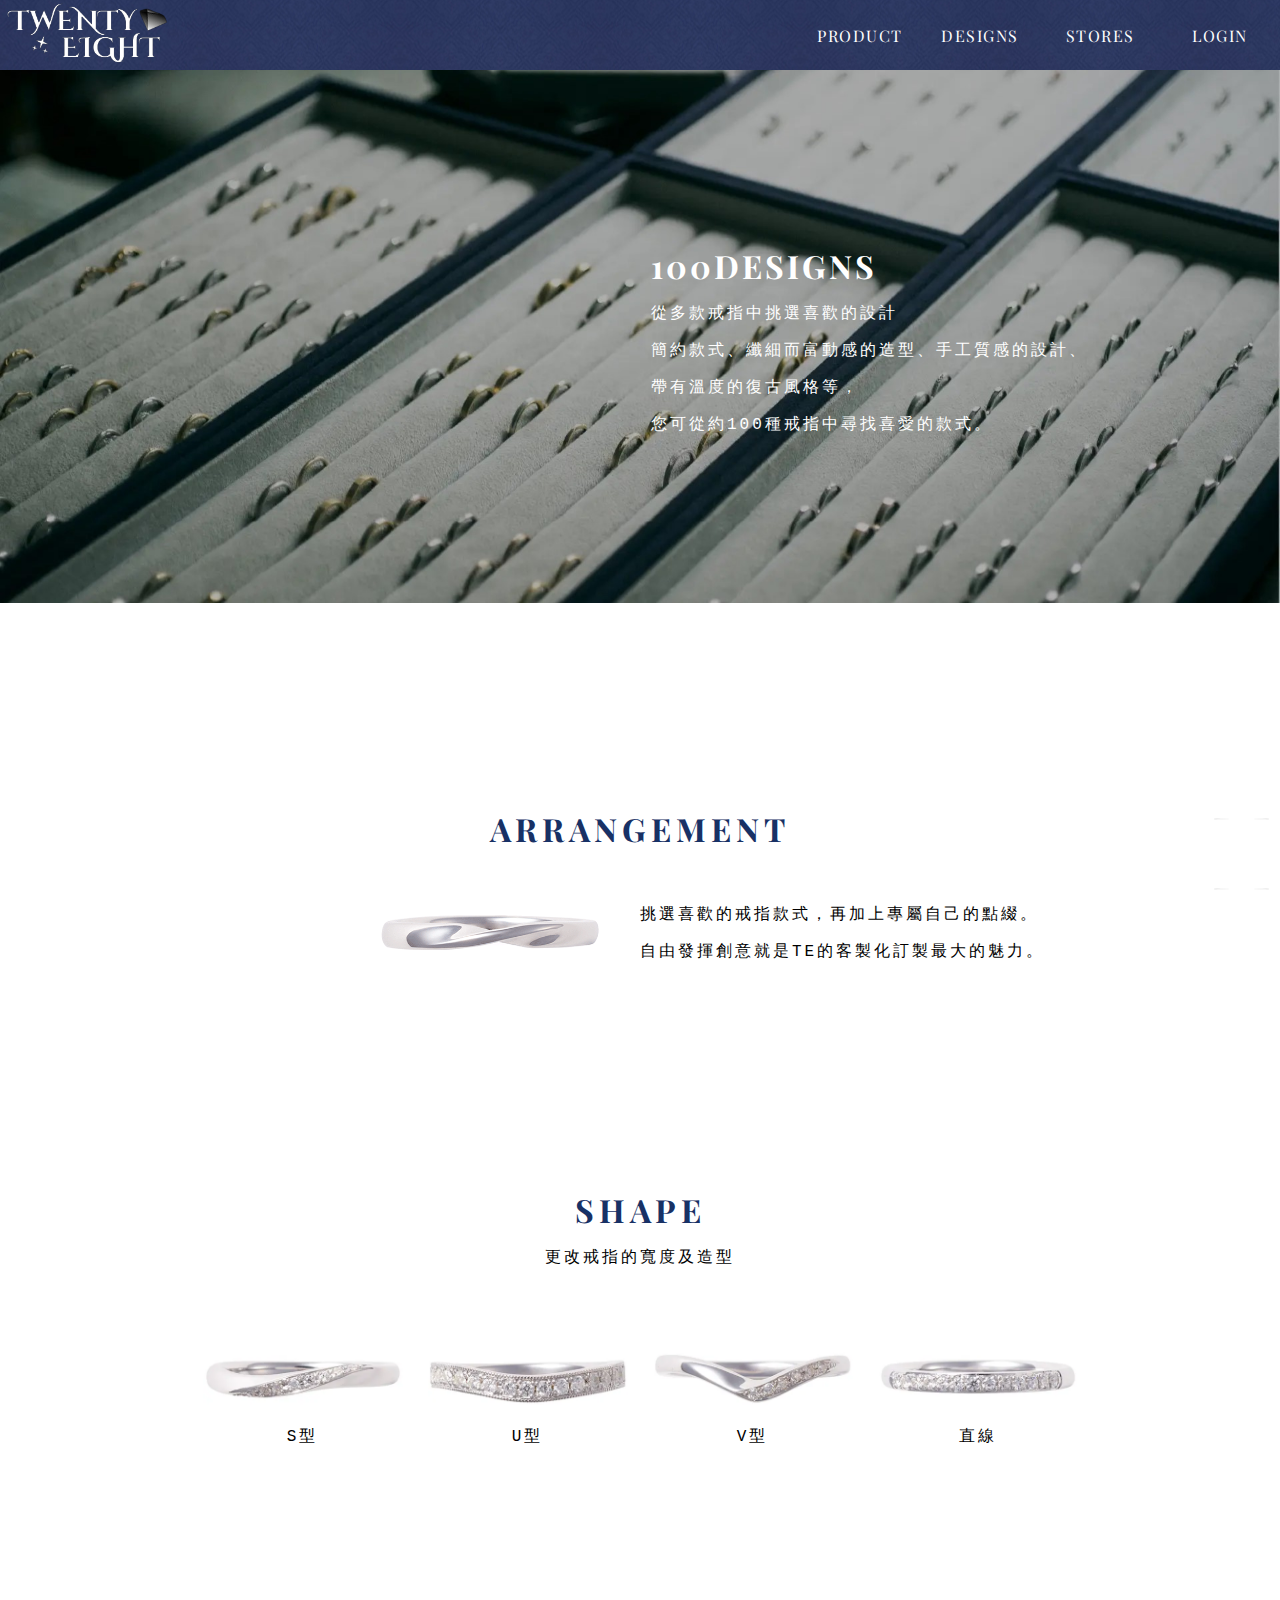
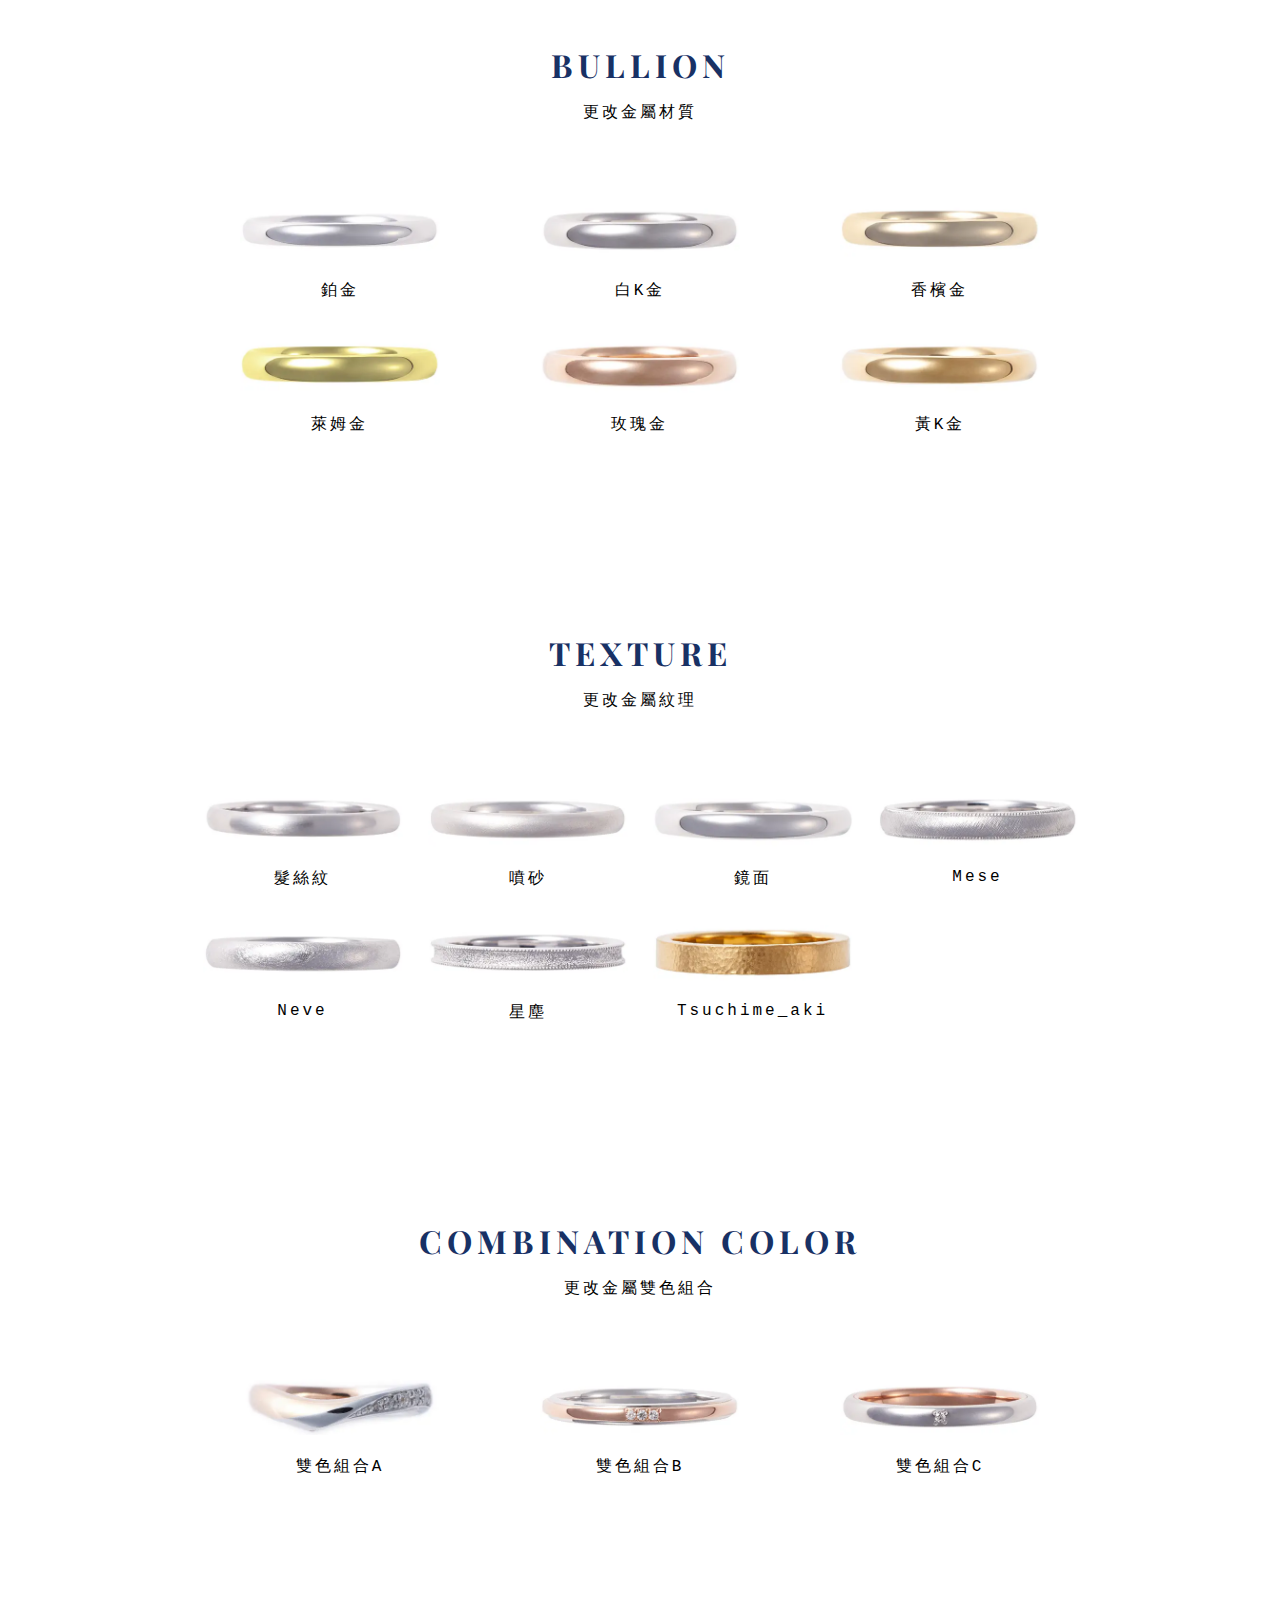
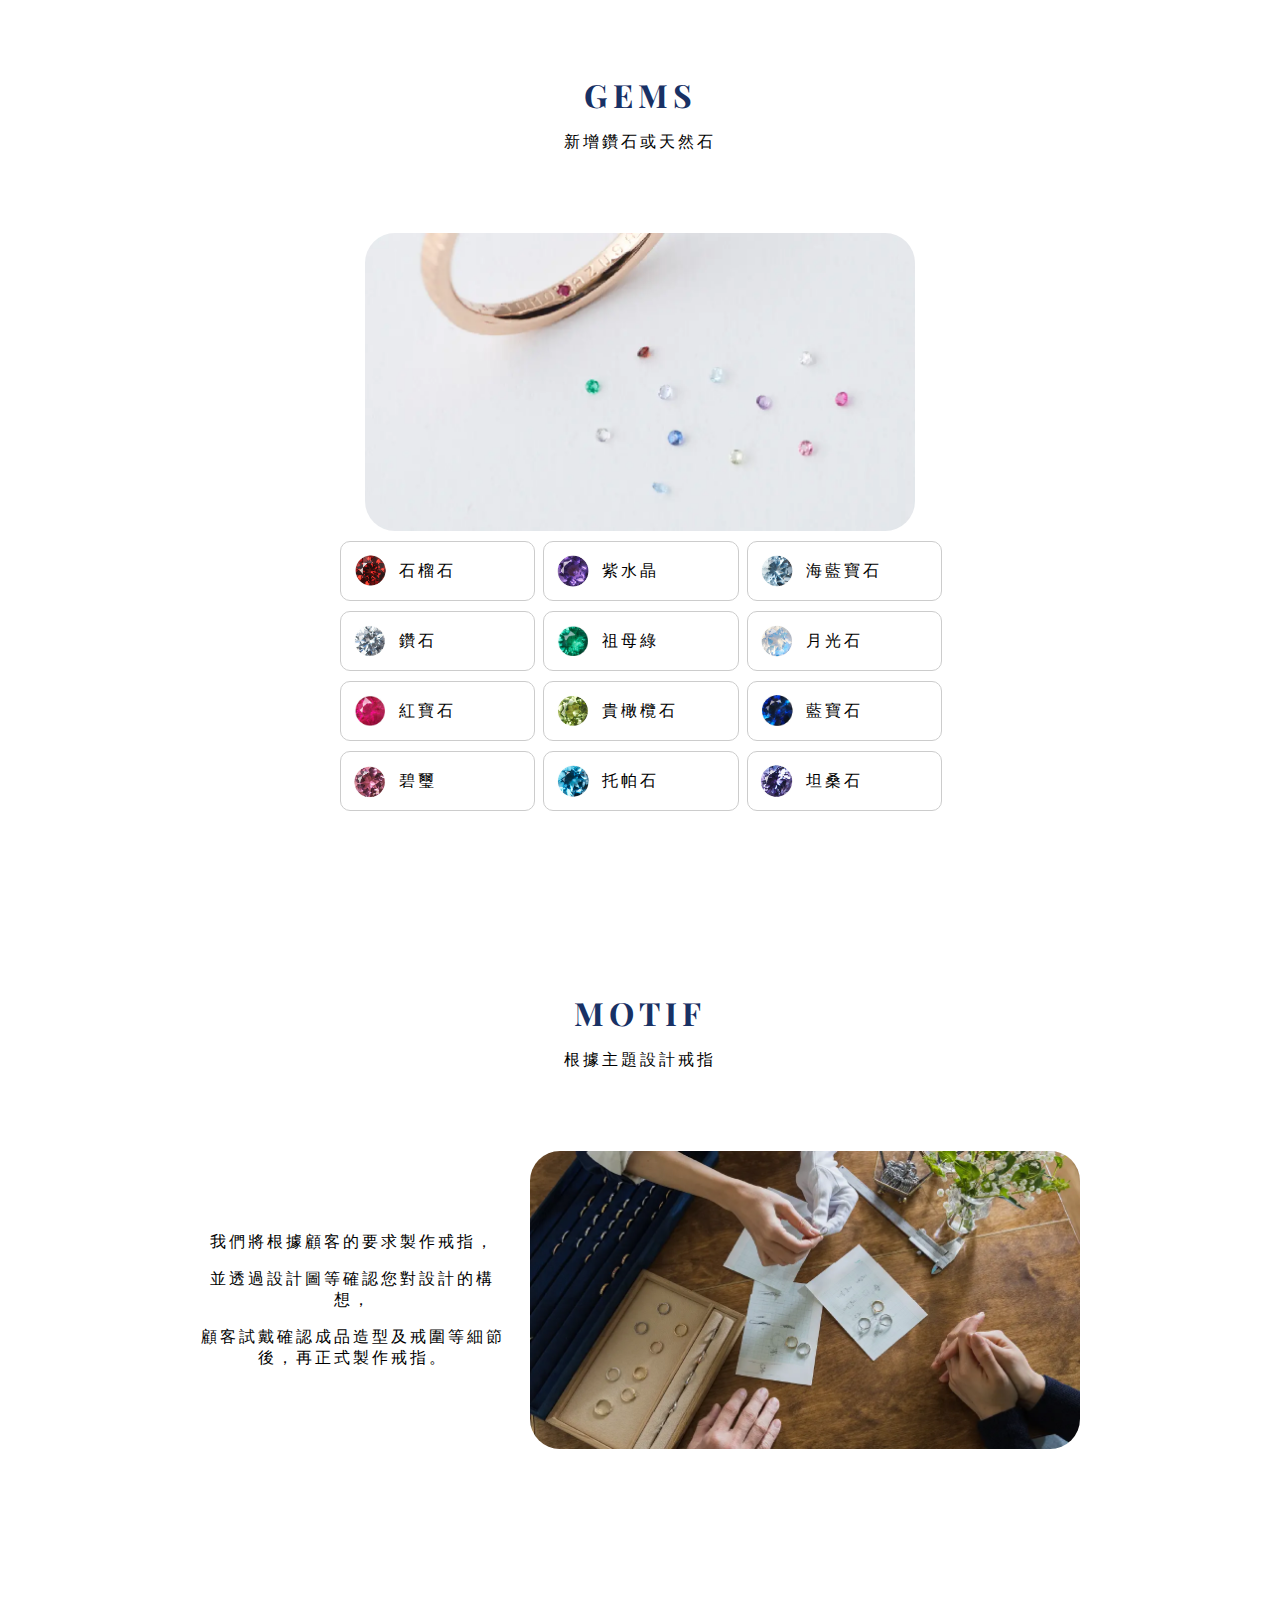
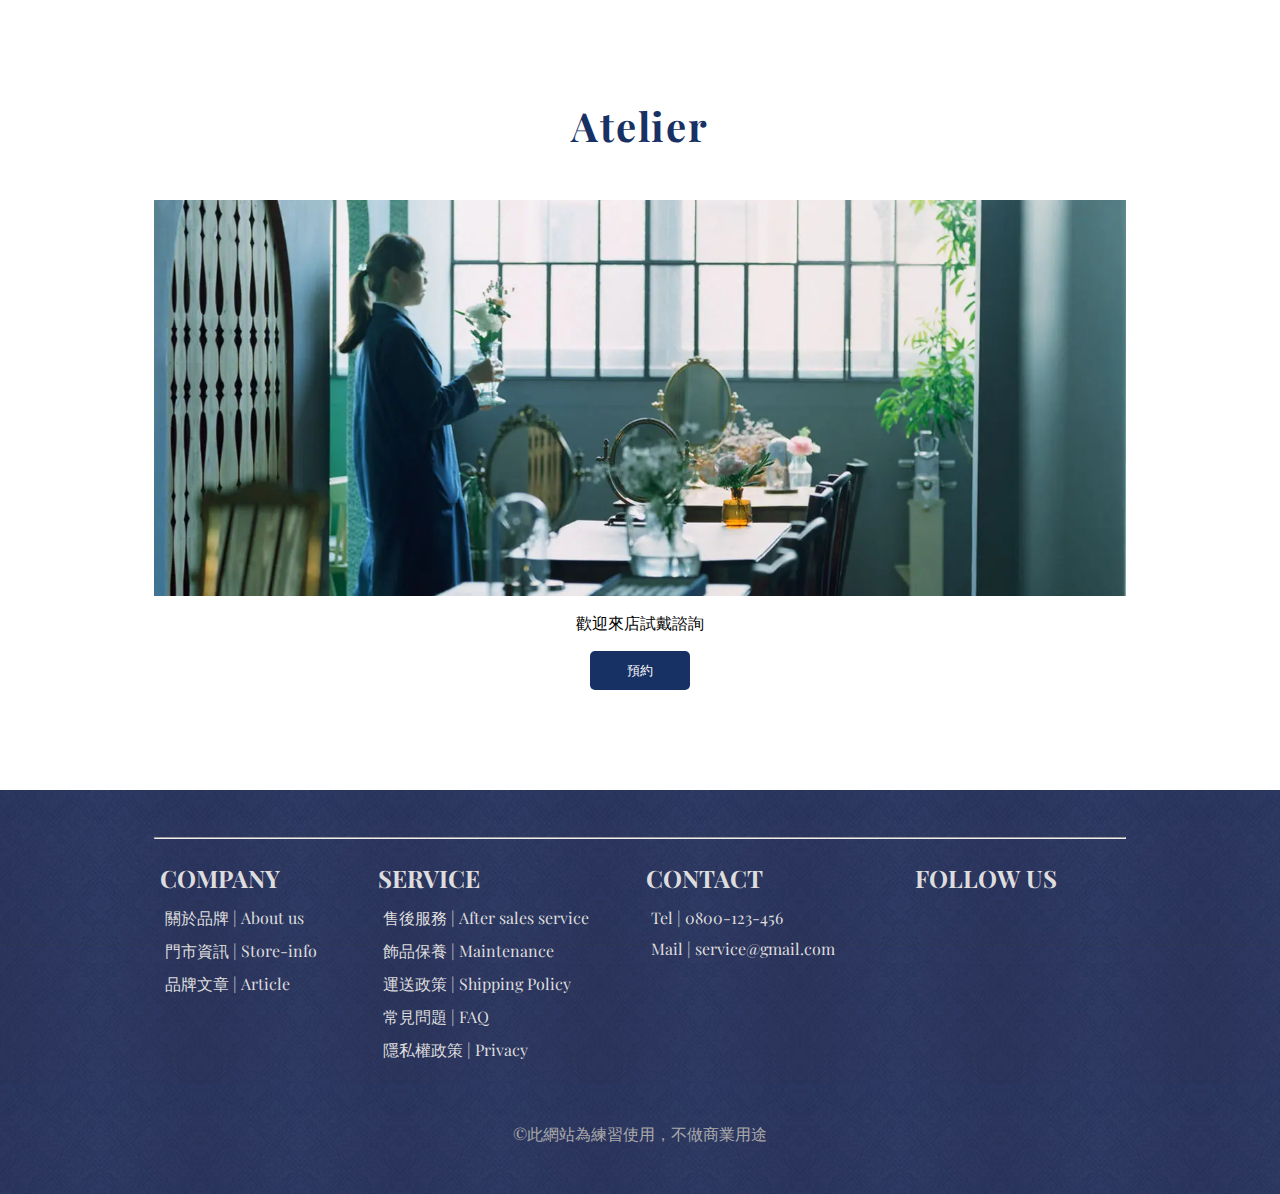
<file: made_to_order.html>
<!DOCTYPE html>
<html lang="zh">
<head>
    <meta charset="UTF-8">
    <meta name="viewport" content="width=device-width, initial-scale=1.0">
    <title>made_to_order</title>
    <!-- 引入font-awesome -->
    <link rel="stylesheet" href="https://cdnjs.cloudflare.com/ajax/libs/font-awesome/6.5.2/css/all.min.css" integrity="sha512-SnH5WK+bZxgPHs44uWIX+LLJAJ9/2PkPKZ5QiAj6Ta86w+fsb2TkcmfRyVX3pBnMFcV7oQPJkl9QevSCWr3W6A==" crossorigin="anonymous" referrerpolicy="no-referrer" />
    <link rel="preconnect" href="https://fonts.googleapis.com">
    <link rel="preconnect" href="https://fonts.gstatic.com" crossorigin>
    <link href="https://fonts.googleapis.com/css2?family=Playfair+Display:ital,wght@0,400..900;1,400..900&display=swap" rel="stylesheet">
    <link rel="stylesheet" href="./css/style.css">
    <link rel="stylesheet" href="./css/made_to_order.css">
    <link rel="stylesheet" href="./css/footer.css">

    <style>
        body{
            background-image: none;
            background-color: #fff;
        }
        body header{
            background: none;
            height: 70px;
        }
        .container{
            height: 70px;
            background-image: url(./img/wallpaper.webp);
            position: fixed;
        }

    </style>
</head>
<body>
   
    <header>
        <nav class="container">
                <a href="/index.html"><img class="logo" src="./img/logo.png"></a>
                <div class="menu ">
                    <ul class="social_icon">
                        <li>
                            <a href=""><i class="fa-brands fa-facebook"></i></a>
                        </li>
                        <li>
                            <a href=""><i class="fa-brands fa-instagram"></i></a>
                        </li>
                        <li>
                            <a href=""><i class="fa-brands fa-line"></i></a>
                        </li>
                        <li>
                            <a href=""><i class="fa-brands fa-twitter"></i></a>
                        </li>
                    </ul>
                    <ul class="menu_link">
                        <li class="dropdown_link flex-1">
                            <a href="product.html" >PRODUCT</a>
                            <ul class="dropdown">
                                <li class="dropdown_item"><a href="product.html">耳環 Earring</a></li>
                                <li class="dropdown_item"><a href="#">耳夾 Earclip</a></li>
                                <li class="dropdown_item"><a href="#">戒指 Rings</a></li>
                                <li class="dropdown_item"><a href="product.html">項鍊 Necklaces</a></li>
                                <li class="dropdown_item"><a href="#">手鍊 Bracelets</a></li>
                                <li class="dropdown_item"><a href="#">訂婚鑽戒 Engagement Rings</a></li>
                                <li class="dropdown_item"><a href="#">結婚對戒 Wedding Rings</a></li>
                            </ul>
                        </li>
                        <li class="dropdown_link flex-1">
                            <a href="made_to_order.html" >DESIGNS</a>
                            <ul class="dropdown">
                                <li class="dropdown_item"><a href="#">結婚對戒 Wedding Rings</a></li>
                                <li class="dropdown_item"><a href="#">訂婚鑽戒 Engagement Rings</a></li>
                                <li class="dropdown_item"><a href="#">珠寶 Gems</a></li>
                                <li class="dropdown_item"><a href="#">雕刻 Engraving</a></li>
                                <li class="dropdown_item"><a href="made_to_order.html">客製化 Made To Order</a></li>
                            </ul>
                        </li>
                        <li class="flex-1"><a href="store.html" >STORES</a></li>
                        <li class="flex-1"><a href="login.html" >LOGIN</a></li>
                    </ul>
                </div>
                <div class="menu_btn">
                    <span>MENU <i class="fa-solid fa-bars"></i></span>
                </div>
                <div class="menu_bg "></div>
        </nav>
    </header>
    <div class="order_container">
        <div class="banner">
            <img src="./img/order/banner.jpg" alt="">
            <div class="banner_text">
                <p>100DESIGNS</p>
                <p>從多款戒指中挑選喜歡的設計</p>
                <p>簡約款式、纖細而富動感的造型、手工質感的設計、</p>
                <p>帶有溫度的復古風格等，</p>
                <p>您可從約100種戒指中尋找喜愛的款式。</p>
            </div>
        </div>
        <div class="order_outer">
            <div class="arrangement">
                <h2>ARRANGEMENT</h2>
                <div class="arrangement_inner">
                    <img src="./img/order/arrangement_animation.gif" alt="">
                    <div class="order_text">
                        <p>挑選喜歡的戒指款式，再加上專屬自己的點綴。</p>
                        <p>自由發揮創意就是TE的客製化訂製最大的魅力。</p>
                    </div>
                </div>
            </div>
            <div class="shape">
                <h2>SHAPE</h2>
                <p>更改戒指的寬度及造型</p>
                <div class="shape_inner">
                    <div class="order_item">
                        <img src="./img/order/shape_s.jpg.webp" alt="">
                        <p>S型</p>
                    </div>
                    <div class="order_item">
                        <img src="./img/order/shape_u.jpg.webp" alt="">
                        <p>U型</p>
                    </div>
                    <div class="order_item">
                        <img src="./img/order/shape_v.jpg.webp" alt="">
                        <p>V型</p>
                    </div>
                    <div class="order_item">
                        <img src="./img/order/shape_straight.jpg.webp" alt="">
                        <p>直線</p>
                    </div>
                </div>
            </div>
            <div class="bullion">
                <h2>BULLION</h2>
                <p>更改金屬材質</p>
                <div class="bullion_inner">
                    <div class="order_item">
                        <img src="./img/order/bullion_platinum.jpg.webp" alt="">
                        <p>鉑金</p>
                    </div>
                    <div class="order_item">
                        <img src="./img/order/bullion_white_gold.jpg.webp" alt="">
                        <p>白K金</p>
                    </div>
                    <div class="order_item">
                        <img src="./img/order/bullion_champagne_gold.jpg.webp" alt="">
                        <p>香檳金</p>
                    </div>
                    <div class="order_item">
                        <img src="./img/order/bullion_lime_gold.jpg.webp" alt="">
                        <p>萊姆金</p>
                    </div>
                    <div class="order_item">
                        <img src="./img/order/bullion_pink_gold.jpg.webp" alt="">
                        <p>玫瑰金</p>
                    </div>
                    <div class="order_item">
                        <img src="./img/order/bullion_yellow_gold.jpg.webp" alt="">
                        <p>黃K金</p>
                    </div>
                    
                </div>
            </div>
            <div class="texture">
                <h2>TEXTURE</h2>
                <p>更改金屬紋理</p>
                <div class="texture_inner">
                    <div class="order_item">
                        <img src="./img/order/texture_hairline.jpg.webp" alt="">
                        <p>髮絲紋</p>
                    </div>
                    <div class="order_item">
                        <img src="./img/order/texture_honing.jpg.webp" alt="">
                        <p>噴砂</p>
                    </div>
                    <div class="order_item">
                        <img src="./img/order/texture_kyomen.jpg.webp" alt="">
                        <p>鏡面</p>
                    </div>
                    <div class="order_item">
                        <img src="./img/order/texture_mese.jpg.webp" alt="">
                        <p>Mese</p>
                    </div>
                    <div class="order_item">
                        <img src="./img/order/texture_neve.jpg.webp" alt="">
                        <p>Neve</p>
                    </div>
                    <div class="order_item">
                        <img src="./img/order/texture_stardust.jpg.webp" alt="">
                        <p>星塵</p>
                    </div>
                    <div class="order_item">
                        <img src="./img/order/texture_tsuchime_aki.jpg.webp" alt="">
                        <p>Tsuchime_aki</p>
                    </div>
                    
                </div>
            </div>
            <div class="combination">
                <h2>COMBINATION COLOR</h2>
                <p>更改金屬雙色組合</p>
                <div class="combination_inner">
                    <div class="order_item">
                        <img src="./img/order/combination_a.jpg.webp" alt="">
                        <p>雙色組合A</p>
                    </div>
                    <div class="order_item">
                        <img src="./img/order/combination_b.jpg.webp" alt="">
                        <p>雙色組合B</p>
                    </div>
                    <div class="order_item">
                        <img src="./img/order/combination_c.jpg.webp" alt="">
                        <p>雙色組合C</p>
                    </div>
                </div>
            </div>
            <div class="gems">
                <h2>GEMS</h2>
                <p>新增鑽石或天然石</p>
                <div class="gems_inner">
                    <img src="./img/order/gems.jpg.webp" alt="">
                    <div class="stones">
                        <!-- 寶石區 -->
                    </div>
                  
                </div>
            </div>



            <div class="motif">
                <h2>MOTIF</h2>
                <p>根據主題設計戒指</p>
                <div class="motif_inner">
                    <div class="order_text">
                        <p>我們將根據顧客的要求製作戒指，</p>
                        <p>並透過設計圖等確認您對設計的構想，</p>
                        <p>顧客試戴確認成品造型及戒圍等細節後，再正式製作戒指。</p>
                    </div>
                    <img src="./img/order/motif.jpg.webp" alt="">
                </div>
            </div>
        </div>



        <div class="atelier">
            <h2>Atelier</h2>
            <img src="./img/atelier.jpg.webp" alt="">
            <p>歡迎來店試戴諮詢</p>
            <button>預約</button>

            <!-- <div id="reserve"></div> -->
            <div class="reserve_container">
                <div class="cancel_btn">
                    <i class="fa-solid fa-circle-xmark"></i>
                </div>
                <h2>預約表</h2>
                <form class="reserve_form" action="">
                    <p>選擇工坊</p>
                    <input type="radio" name="store" id="TPE">
                    <label for="TPE">台北忠孝大安</label>
                    <input type="radio" name="store" id="TPH">
                    <label for="TPH">新北板橋文化</label>
                    <div class="map_tpe ">
                        <iframe width="250" height="200" src="https://www.google.com/maps/embed?pb=!1m18!1m12!1m3!1d14459.200067591903!2d121.53561525150766!3d25.040859944987538!2m3!1f0!2f0!3f0!3m2!1i1024!2i768!4f13.1!3m3!1m2!1s0x3442ab53f03922a9%3A0x9802df08b10ee44!2zaXRoIOWPsOWMl-W_oOWtneWkp-WuieW3peWdig!5e0!3m2!1szh-TW!2stw!4v1716731683556!5m2!1szh-TW!2stw" style="border:0;" allowfullscreen="" loading="lazy" referrerpolicy="no-referrer-when-downgrade"></iframe>
                    </div>
                    <div class="map_tph">
                        <iframe  width="250" height="200"src="https://www.google.com/maps/embed?pb=!1m18!1m12!1m3!1d3615.5846358171275!2d121.4585141752288!3d25.014226177829226!2m3!1f0!2f0!3f0!3m2!1i1024!2i768!4f13.1!3m3!1m2!1s0x3442a9fd211ad76d%3A0x8a588ddae7807528!2zaXRoIOaWsOWMl-adv-api-aWh-WMluW3peWdig!5e0!3m2!1szh-TW!2stw!4v1716730983830!5m2!1szh-TW!2stw" style="border:0;" allowfullscreen="" loading="lazy" referrerpolicy="no-referrer-when-downgrade"></iframe>
                    </div>
                    <p>預約日期 (目前僅接受一個月內的預定)</p>
                    <input id="reserveDate" type="date" name="reserveDate" required>
                    <select name="reserveTime">
                        <option value="" >請選擇時段</option>
                        <option value="">08:00</option>
                        <option value="">10:00</option>
                        <option value="">13:00</option>
                        <option value="">15:00</option>
                    </select>
                    <div class="fullname">
                        <div class="lastName">
                            <label for="lastName">姓</label>
                            <input type="text" name="lastName" id="lastName" required>
                        </div>
                        <div class="firstName">
                            <label for="firstName">名</label>
                            <input type="text" name="firstName" id="firstName" required>
                        </div>
                    </div>
                    <label for="phone">電話</label>
                    <input type="tel" pattern="^09[0-9]{8}" name="phone" id="phone" placeholder="請輸入臺灣手機號碼10碼" required>
                    <h4>注意事項</h4>
                    <p>訂製諮詢約 2 小時， 建議保留充裕時間體驗完整諮詢服務。</p>
                    <p>如當日不克前來，還請聯繫告知。</p>
                    <p>如欲當日前往，歡迎來電與我們確認預約狀況。</p>
                    <input type="submit" class="submit" value="預約">
                </form>
            </div>

        </div>
    </div>
    <div class="black_overlay"></div>

    <footer>
        <hr>
        <div class="footer_container">
            <a href="#" class="comment">
                <i class="fa-solid fa-comment-dots"></i>
            </a>
            <a href="#" class="pagetop">
                <i class="fa-solid fa-angle-up"></i>
            </a>
            <div class="about_us">
                <h2>COMPANY</h2>
                <ul>
                    <li><a href="about.html">關於品牌 | About us</a></li>
                    <li><a href="store.html">門市資訊 | Store-info</a></li>
                    <li><a href="article.html">品牌文章 | Article</a></li>
                </ul>
            </div>
            <div class="service">
                <h2>SERVICE</h2>
                <ul>
                    <li><a href="#">售後服務 | After sales service</a></li>
                    <li><a href="#">飾品保養 | Maintenance</a></li>
                    <li><a href="#">運送政策 | Shipping Policy</a></li>
                    <li><a href="#">常見問題 | FAQ</a></li>
                    <li><a href="#">隱私權政策 | Privacy</a></li>
                </ul>
            </div>
            <div class="contact_us">
                <h2>CONTACT</h2>
                <ul>
                    <li>Tel | 0800-123-456</li>
                    <li>Mail | service@gmail.com</li>
                </ul>
            </div>
            <div class="follow_us">
                <h2>FOLLOW US</h2>
                <ul class="social_icon">
                    <li><a href=""><i class="fa-brands fa-facebook"></i></a></li>
                    <li><a href=""><i class="fa-brands fa-instagram"></i></a></li>
                    <li><a href=""><i class="fa-brands fa-line"></i></a></li>
                </ul>
            </div>
        </div>
        <p class="copyright">&copy;此網站為練習使用，不做商業用途</p>
    </footer>



    <script src="./js/header.js"></script>
    <script type="module" src="./js/made_to_order.js"></script>
   

</body>
</html>
</file>
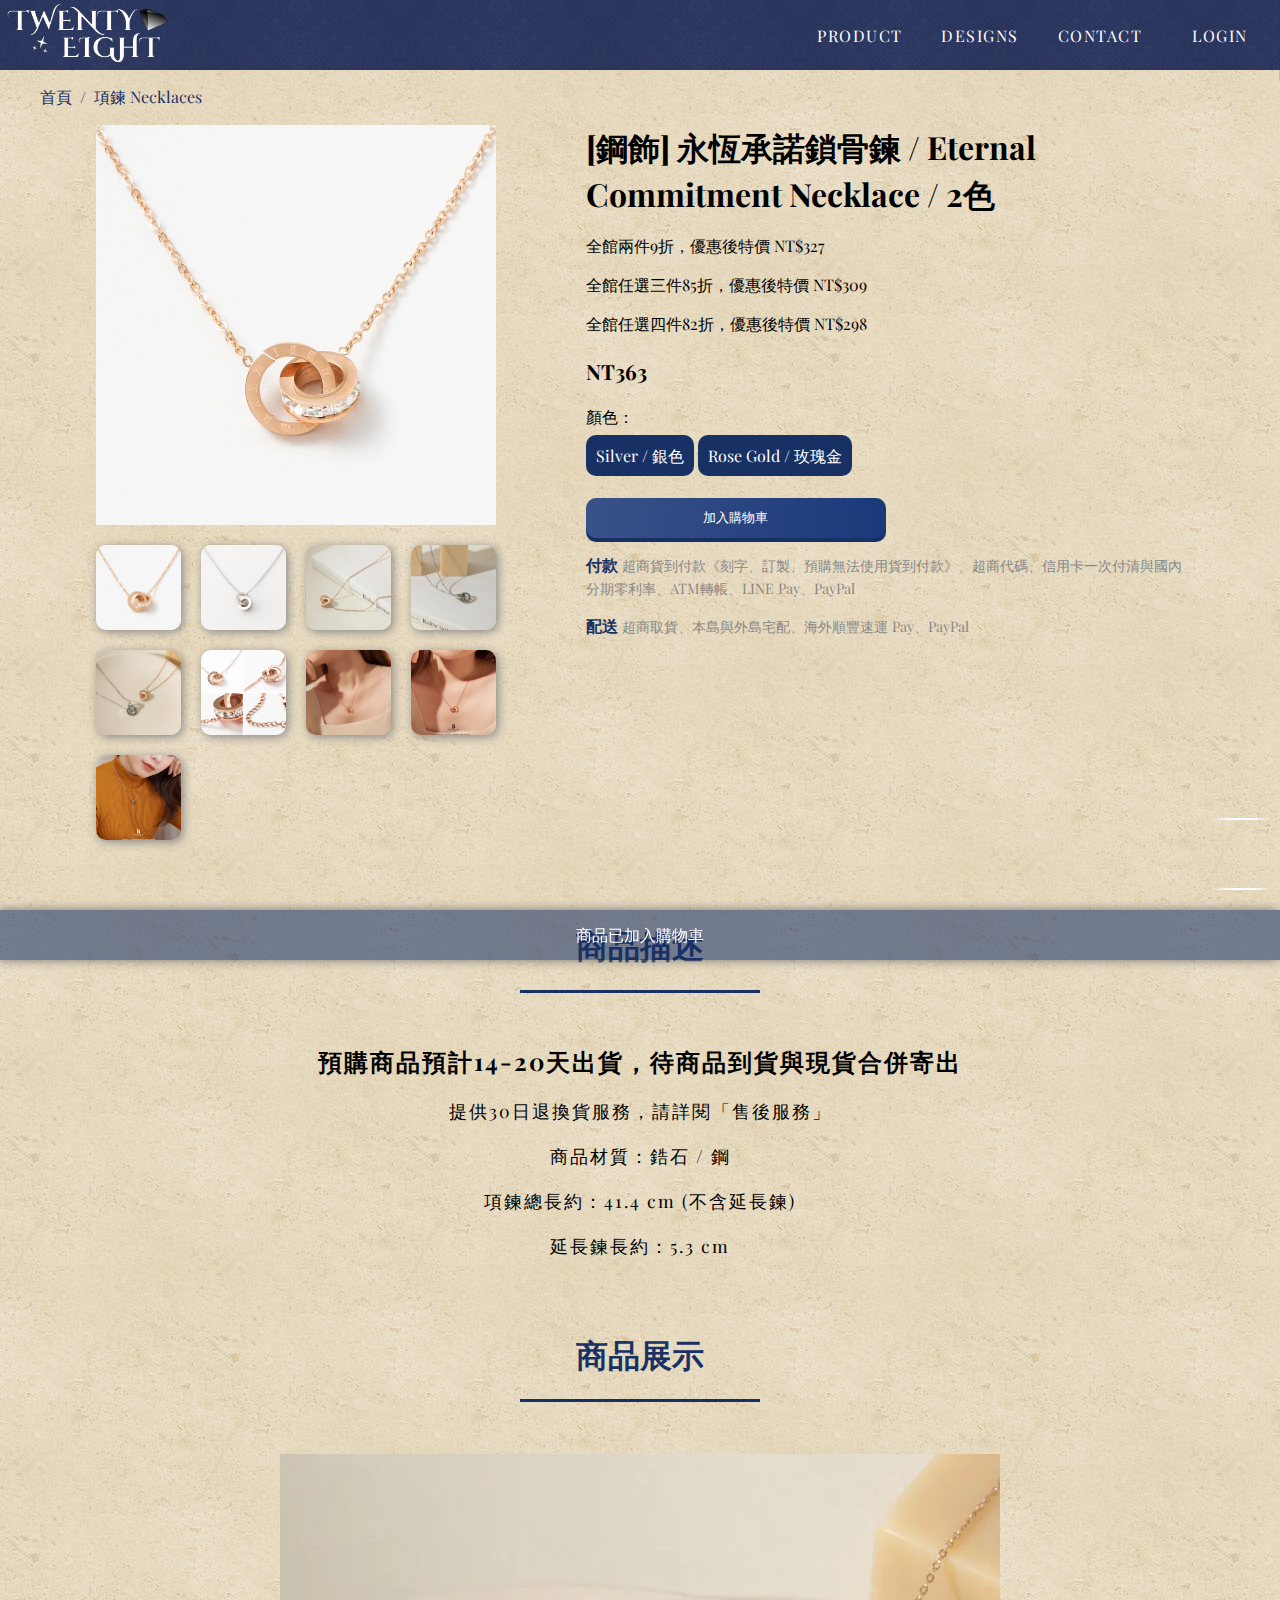
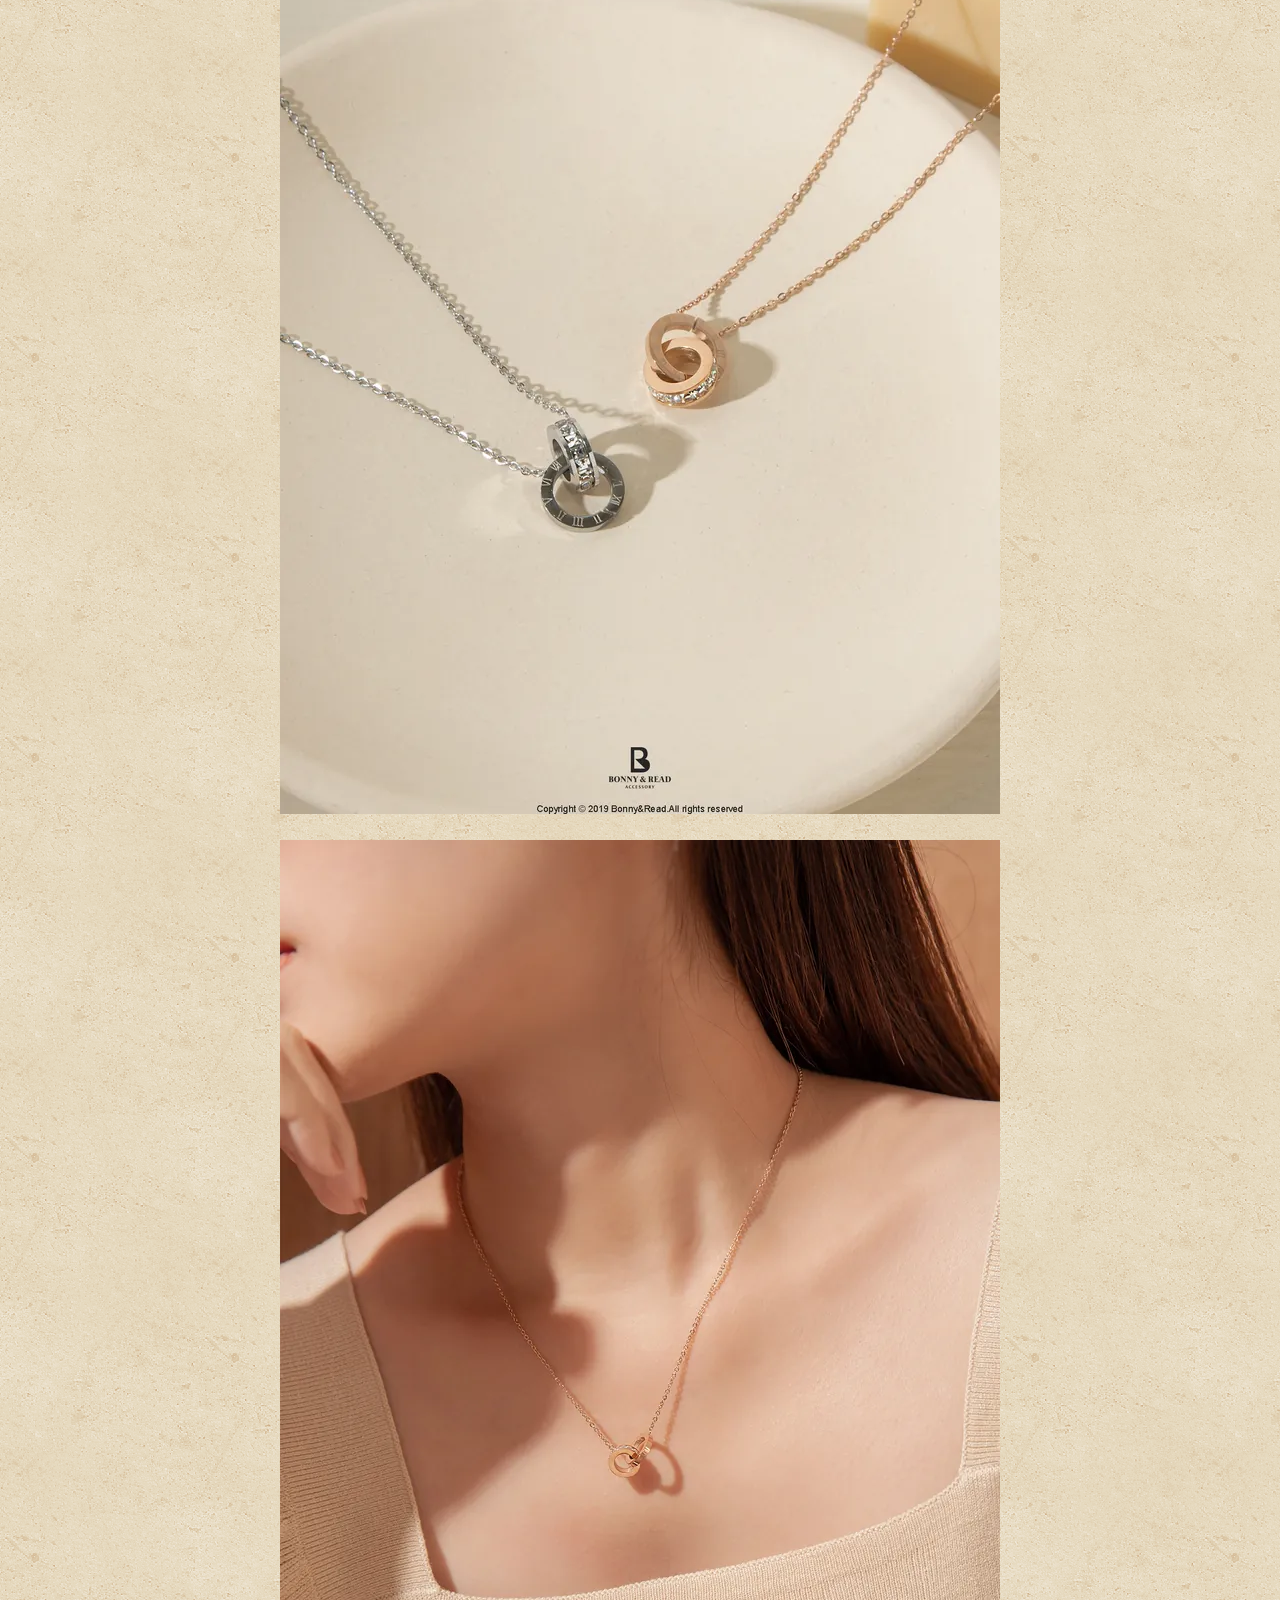
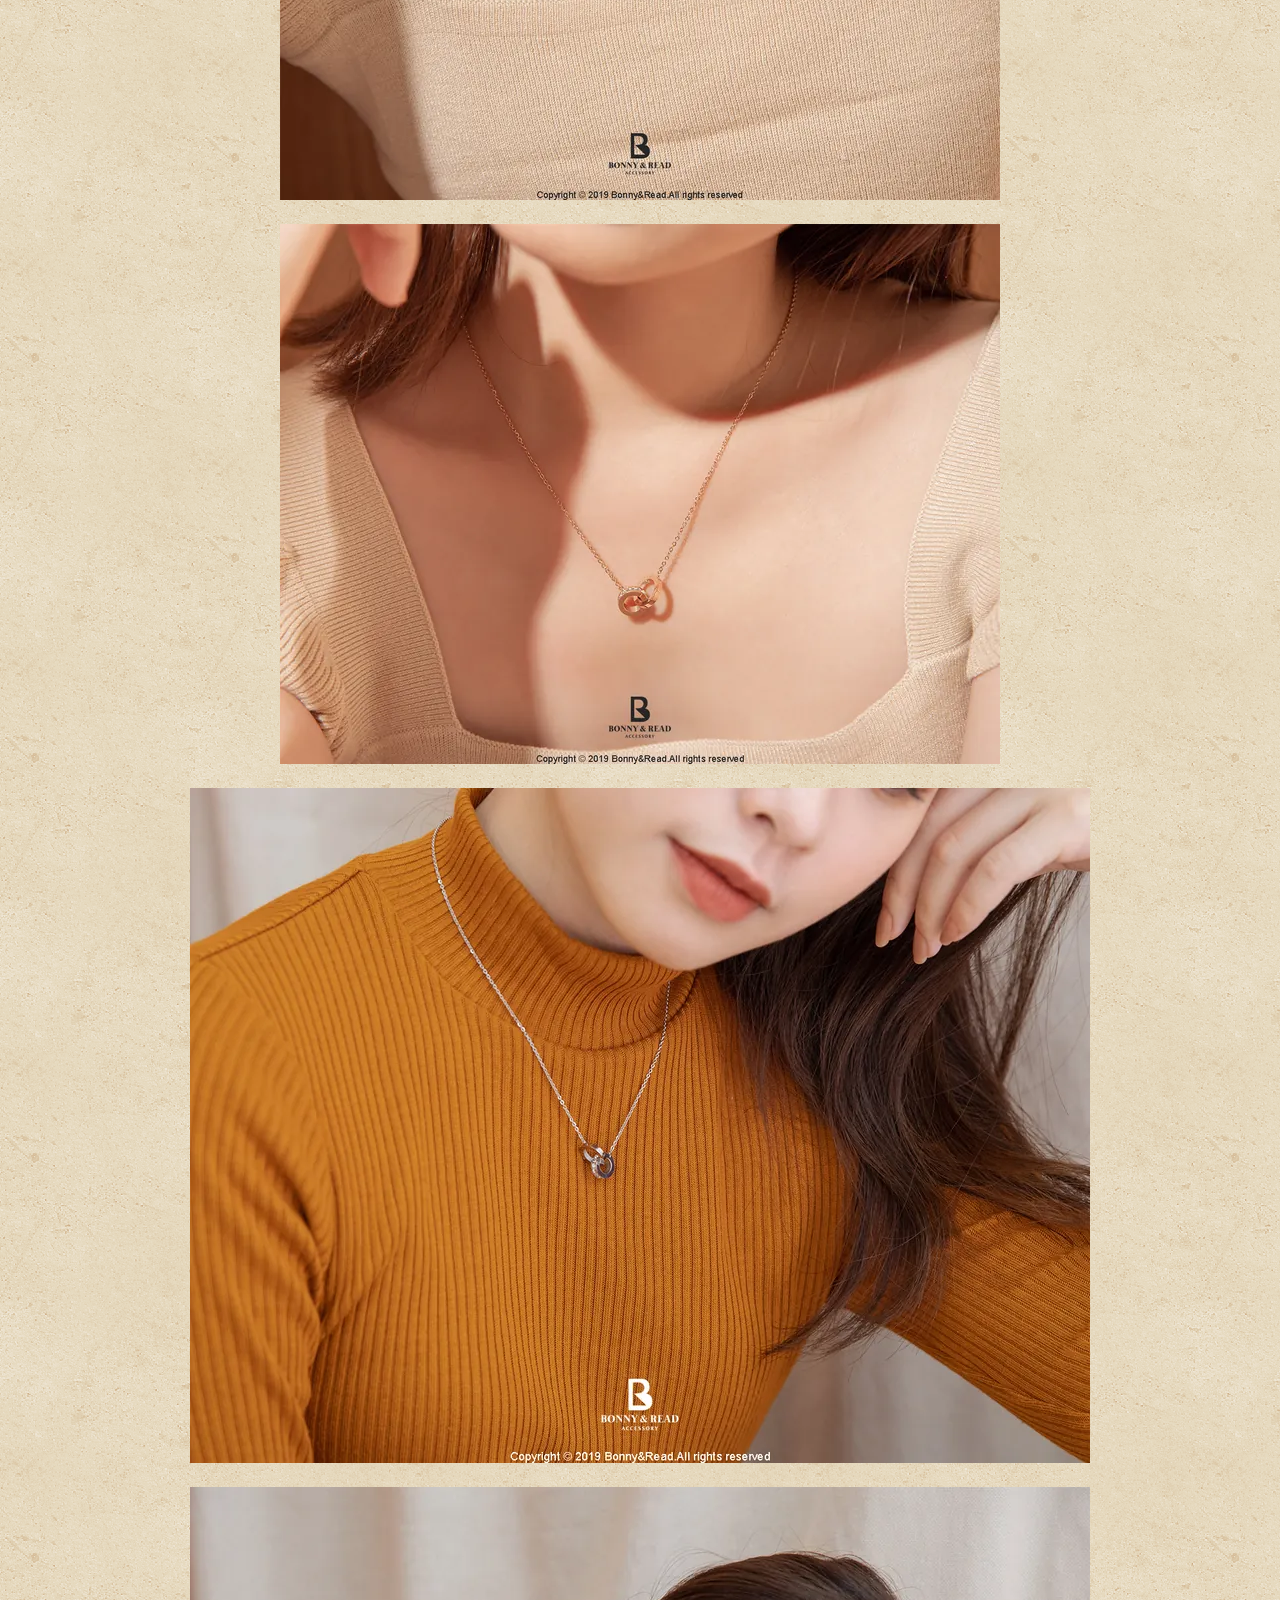
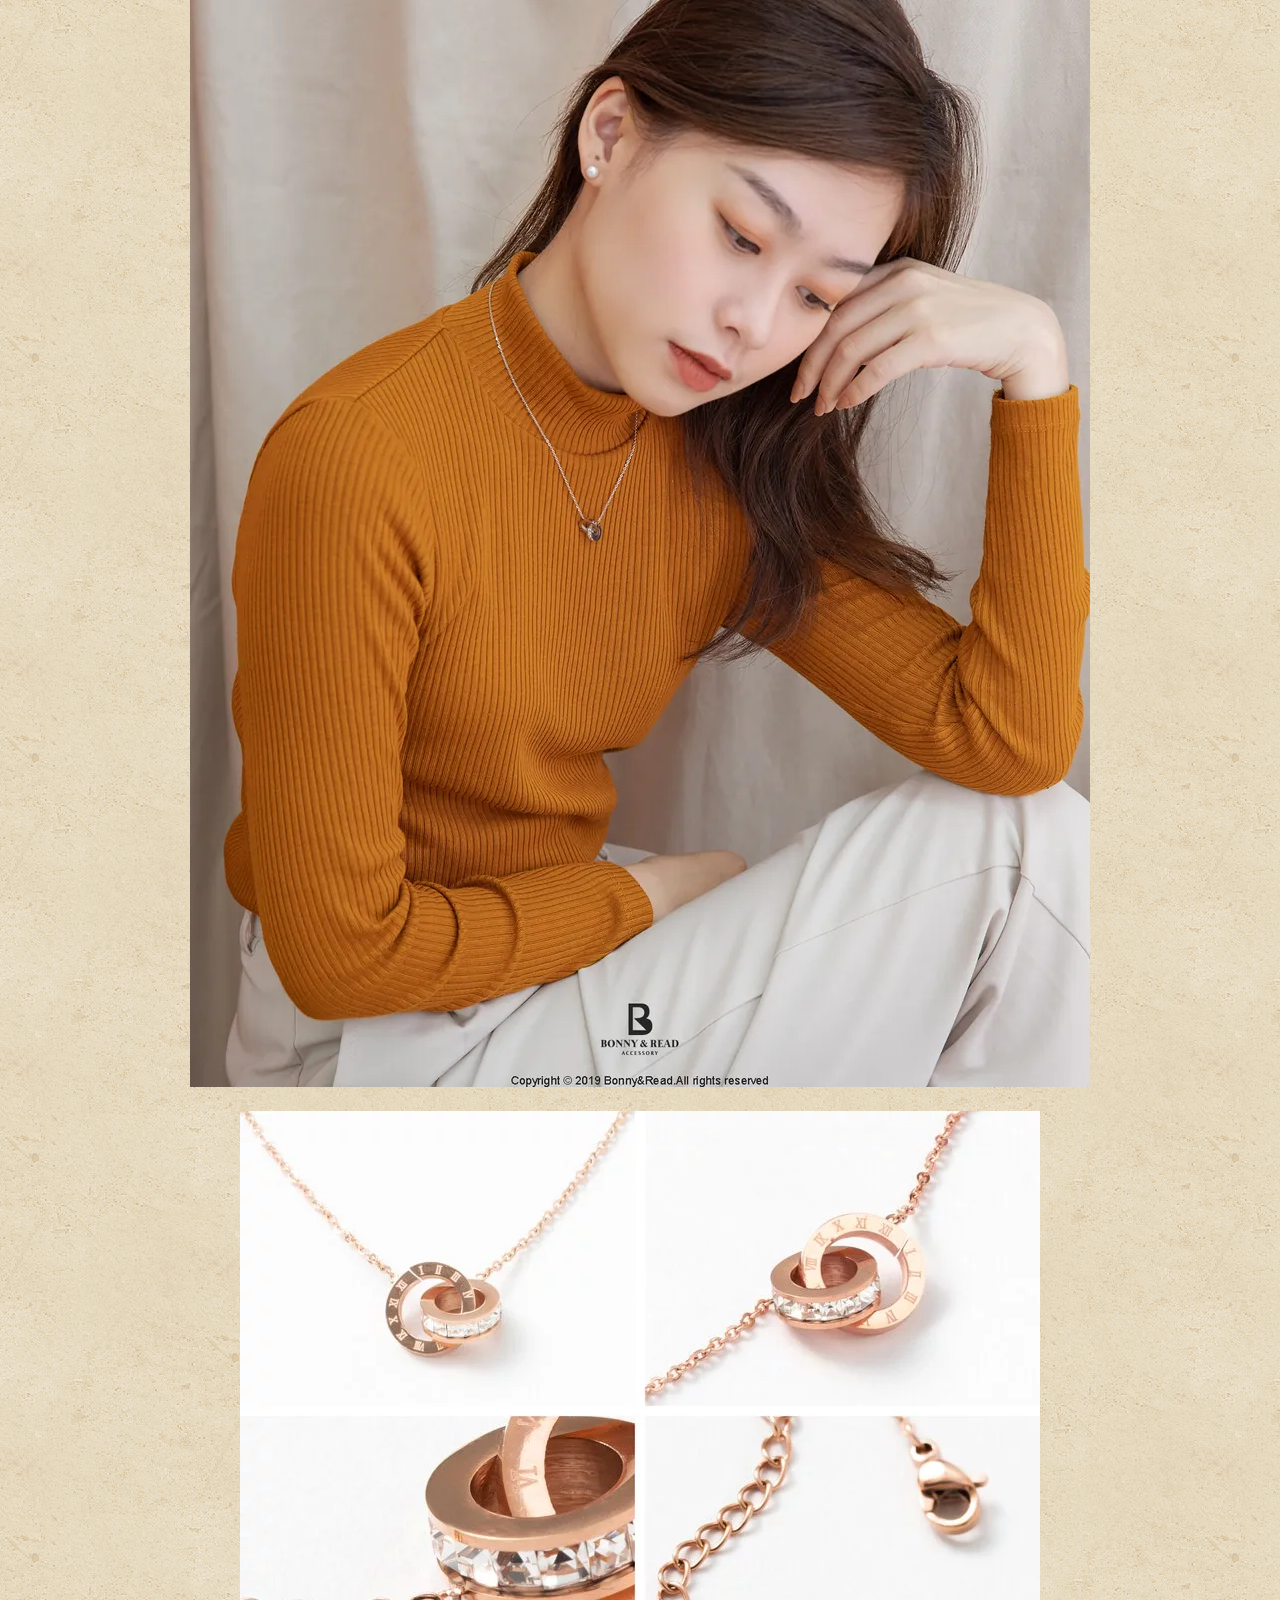
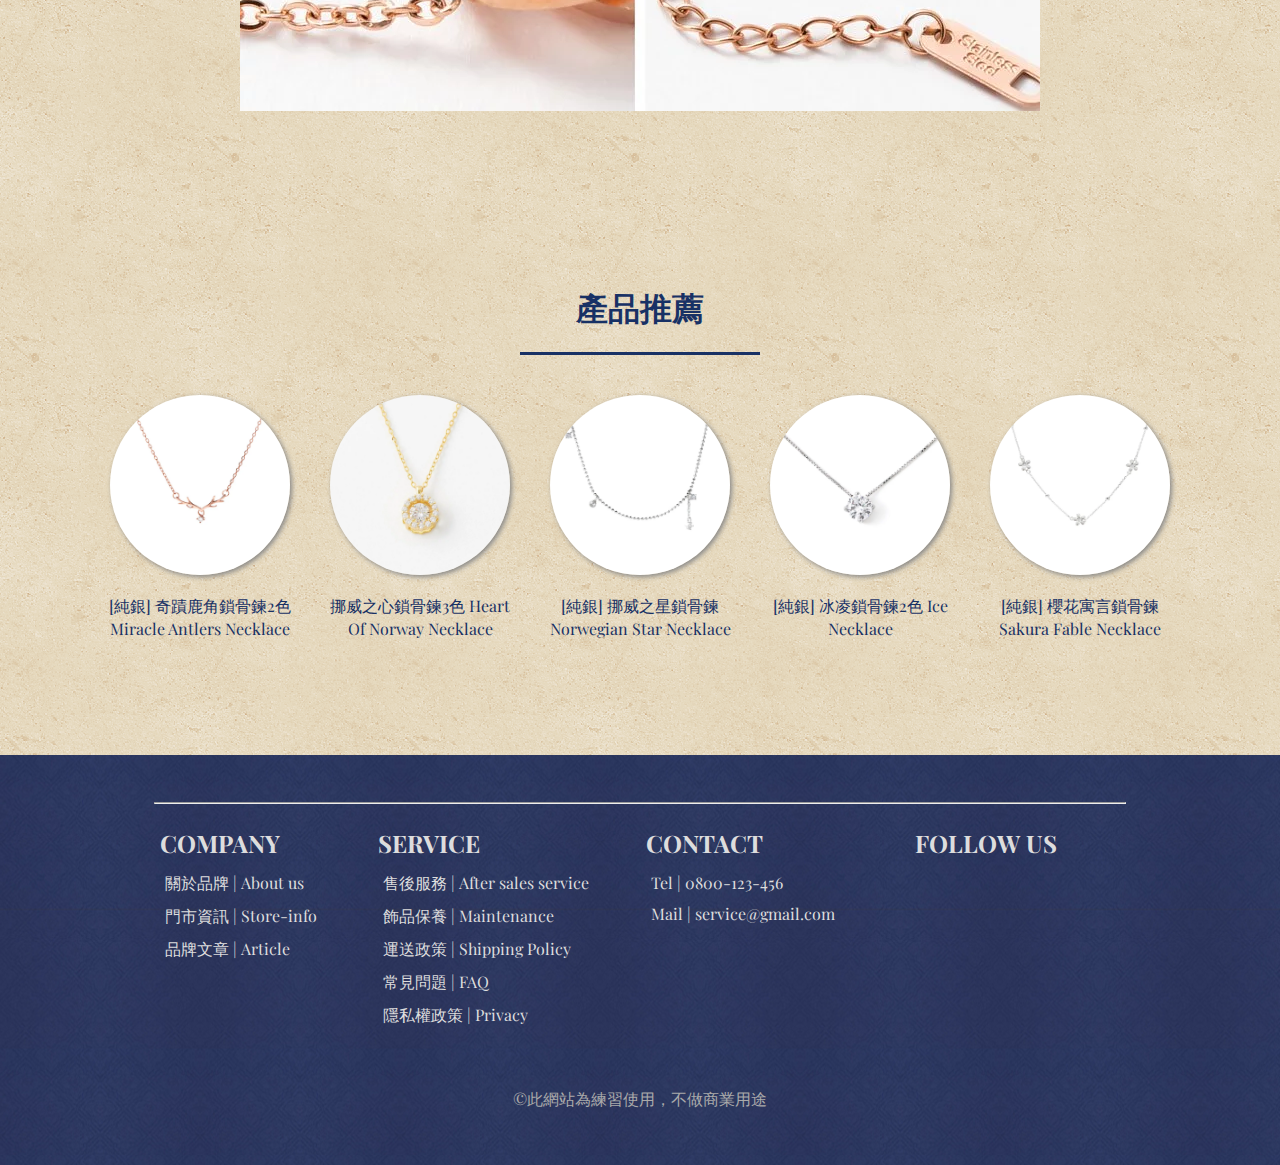
<file: necklace.html>
<!DOCTYPE html>
<html lang="zh">
<head>
    <meta charset="UTF-8">
    <meta name="viewport" content="width=device-width, initial-scale=1.0">
    <title>necklace</title>
    <!-- 引入font-awesome -->
    <link rel="stylesheet" href="https://cdnjs.cloudflare.com/ajax/libs/font-awesome/6.5.2/css/all.min.css" integrity="sha512-SnH5WK+bZxgPHs44uWIX+LLJAJ9/2PkPKZ5QiAj6Ta86w+fsb2TkcmfRyVX3pBnMFcV7oQPJkl9QevSCWr3W6A==" crossorigin="anonymous" referrerpolicy="no-referrer" />
    <link rel="preconnect" href="https://fonts.googleapis.com">
    <link rel="preconnect" href="https://fonts.gstatic.com" crossorigin>
    <link href="https://fonts.googleapis.com/css2?family=Playfair+Display:ital,wght@0,400..900;1,400..900&display=swap" rel="stylesheet">
    <link rel="stylesheet" href="./css/style.css">
    <link rel="stylesheet" href="./css/necklace.css">
    <link rel="stylesheet" href="./css/footer.css">

    <style>
        :root{
            --color-primary:#183165;
            /* var(--color-primary) */
            /* var(--color-secondary) */
            --color-secondary:#e6dac0;
        }
        body{
            background-image: url(./img/wallpaper2.png);
        }
        header{
            background: none;
            height: 70px;

        }
        .container{
            height: 70px;
            background-image: url(./img/wallpaper.webp);
            position: fixed;
        }
    </style>
</head>
<body>
    <div class="black_overlay"></div>
    <header>
        <nav class="container">
                <a href="/index.html"><img class="logo" src="./img/logo.png"></a>
                <div class="menu ">
                    <ul class="social_icon">
                        <li>
                            <a href=""><i class="fa-brands fa-facebook"></i></a>
                        </li>
                        <li>
                            <a href=""><i class="fa-brands fa-instagram"></i></a>
                        </li>
                        <li>
                            <a href=""><i class="fa-brands fa-line"></i></a>
                        </li>
                        <li>
                            <a href=""><i class="fa-brands fa-twitter"></i></a>
                        </li>
                    </ul>
                    <ul class="menu_link">
                        <li class="dropdown_link flex-1">
                            <a href="product.html" data-menu_item="PRODUCT">PRODUCT</a>
                            <ul class="dropdown">
                                <li class="dropdown_item"><a href="product.html">耳環 Earring</a></li>
                                <li class="dropdown_item"><a href="#">耳夾 Earclip</a></li>
                                <li class="dropdown_item"><a href="#">戒指 Rings</a></li>
                                <li class="dropdown_item"><a href="product.html">項鍊 Necklaces</a></li>
                                <li class="dropdown_item"><a href="#">手鍊 Bracelets</a></li>
                                <li class="dropdown_item"><a href="#">訂婚鑽戒 Engagement Rings</a></li>
                                <li class="dropdown_item"><a href="#">結婚對戒 Wedding Rings</a></li>
                            </ul>
                        </li>
                        <li class="dropdown_link flex-1">
                            <a href="made_to_order.html" data-menu_item="CONTACT">DESIGNS</a>
                            <ul class="dropdown">
                                <li class="dropdown_item"><a href="#">結婚對戒 Wedding Rings</a></li>
                                <li class="dropdown_item"><a href="#">訂婚鑽戒 Engagement Rings</a></li>
                                <li class="dropdown_item"><a href="#">珠寶 Gems</a></li>
                                <li class="dropdown_item"><a href="#">雕刻 Engraving</a></li>
                                <li class="dropdown_item"><a href="made_to_order.html">客製化 Made To Order</a></li>
                            </ul>
                        </li>
                        <li class="flex-1"><a href="" data-menu_item="CONTACT">CONTACT</a></li>
                        <li class="flex-1"><a href="login.html" data-menu_item="LOGIN">LOGIN</a></li>
                    </ul>
                </div>
                <div class="menu_btn">
                    <span>MENU <i class="fa-solid fa-bars"></i></span>
                </div>
                <div class="menu_bg "></div>
        </nav>
    </header>
    <ol class="breadcrumb">
        <li><a href="./index.html">首頁</a></li>
        <li>項鍊 Necklaces</li>
    </ol>
    <div class="product_container">
        <div class="product_wrapper">
            <div class="goods_img">
                <div class="manifier">
                    <div class="originImg">
                        <div id="img_mask"></div>
                    </div>
                    <div class="magnifier_show">
                        <img id="manifier_img" src="./img/EternalNecklace/01.webp" alt="">
                    </div>
                </div>
                <div class="thumbnail">
                    <!-- 迭代放入縮圖 -->
                </div>
              
            </div>
            <div class="goods_box">
                <h1 class="goods_title">[鋼飾] 永恆承諾鎖骨鍊 / Eternal Commitment Necklace / 2色 </h1>
                <p>全館兩件9折，優惠後特價 NT$327</p>
                <p>全館任選三件85折，優惠後特價 NT$309</p>
                <p>全館任選四件82折，優惠後特價 NT$298</p>
                <p class="price">363</p>
                <p>顏色：</p>
                <input type="radio" id="silver" name="color" value="silver">
                <label for="silver">Silver / 銀色</label>
                <input type="radio" id="roseGold" name="color" value="roseGold">
                <label for="roseGold">Rose Gold / 玫瑰金</label>
                <button id="add_cart">加入購物車</button>
                <p>
                    <span>付款</span>
                    <span>超商貨到付款《刻字、訂製、預購無法使用貨到付款》、超商代碼、信用卡一次付清與國內分期零利率、ATM轉帳、LINE Pay、PayPal</span>	
                </p>  
                <p>
                    <span>配送</span>
                    <span>超商取貨、本島與外島宅配、海外順豐速運 Pay、PayPal</span>	
                </p>  
                <div class="addcart_message">
                    <p>商品已加入購物車</p>
                    <!-- <i class="fa-solid fa-xmark"></i> -->
                </div>
            </div>
        </div>
        <div class="good_describe">
            <h4>商品描述</h4>
            <ul>
                <li>預購商品預計14-20天出貨，待商品到貨與現貨合併寄出</li>
                <li>提供30日退換貨服務，請詳閱「售後服務」</li>
                <li>商品材質：鋯石 / 鋼</li>
                <li>項鍊總長約：41.4 cm (不含延長鍊)</li>
                <li>延長鍊長約：5.3 cm</li>
            </ul>
            <h4>商品展示</h4>
            <ul>
                <li><img src="./img/EternalNecklace/05.webp" alt=""></li>
                <li><img src="./img/EternalNecklace/07.webp" alt=""></li>
                <li><img src="./img/EternalNecklace/08.webp" alt=""></li>
                <li><img src="./img/EternalNecklace/09.webp" alt=""></li>
                <li><img src="./img/EternalNecklace/10.webp" alt=""></li>
                <li><img src="./img/EternalNecklace/06.webp" alt=""></li>
            </ul>
        </div>
    </div>
    <div class="moreGoods">
        <h4>產品推薦</h4>
        <ul class="moreList">
            <!-- 隨機放入五項產品 -->
        </ul>
    </div>
    <!-- 購物車 -->
    <div class="cart_container">
        <div class="total">
            <span>總計：NT</span>
            <span>0</span>
        </div>
        <div class="checkout">結帳</div>
        <div class="cart_cancel"><i class="fa-solid fa-arrow-right"></i></div> 
    </div>
    
    <div class="cart_icon">
        <span>Cart</span>
        <i class="fa-solid fa-cart-shopping"></i>
    </div>
 
    <footer>
        <hr>
        <div class="footer_container">
            <a href="#" class="comment">
                <i class="fa-solid fa-comment-dots"></i>
            </a>
            <a href="#" class="pagetop">
                <i class="fa-solid fa-angle-up"></i>
            </a>
            <div class="about_us">
                <h2>COMPANY</h2>
                <ul>
                    <li><a href="about.html">關於品牌 | About us</a></li>
                    <li><a href="store.html">門市資訊 | Store-info</a></li>
                    <li><a href="article.html">品牌文章 | Article</a></li>
                </ul>
            </div>
            <div class="service">
                <h2>SERVICE</h2>
                <ul>
                    <li><a href="#">售後服務 | After sales service</a></li>
                    <li><a href="#">飾品保養 | Maintenance</a></li>
                    <li><a href="#">運送政策 | Shipping Policy</a></li>
                    <li><a href="#">常見問題 | FAQ</a></li>
                    <li><a href="#">隱私權政策 | Privacy</a></li>
                </ul>
            </div>
            <div class="contact_us">
                <h2>CONTACT</h2>
                <ul>
                    <li>Tel | 0800-123-456</li>
                    <li>Mail | service@gmail.com</li>
                </ul>
            </div>
            <div class="follow_us">
                <h2>FOLLOW US</h2>
                <ul class="social_icon">
                    <li><a href=""><i class="fa-brands fa-facebook"></i></a></li>
                    <li><a href=""><i class="fa-brands fa-instagram"></i></a></li>
                    <li><a href=""><i class="fa-brands fa-line"></i></a></li>
                </ul>
            </div>
        </div>
        <p class="copyright">&copy;此網站為練習使用，不做商業用途</p>
    </footer>


    <script src="./js/header.js"></script>

    <!-- <script type="module" src="./js/productItem.js"></script> -->
    <!-- 因為在./js/necklace.js引入productItem.js(用了import) ，js會當成模塊
            故要用模塊來引入 -->
    <script  type="module">
        import { myNecklace } from './js/necklace.js';
        myNecklace();

    </script>
   
</body>
</html>
</file>
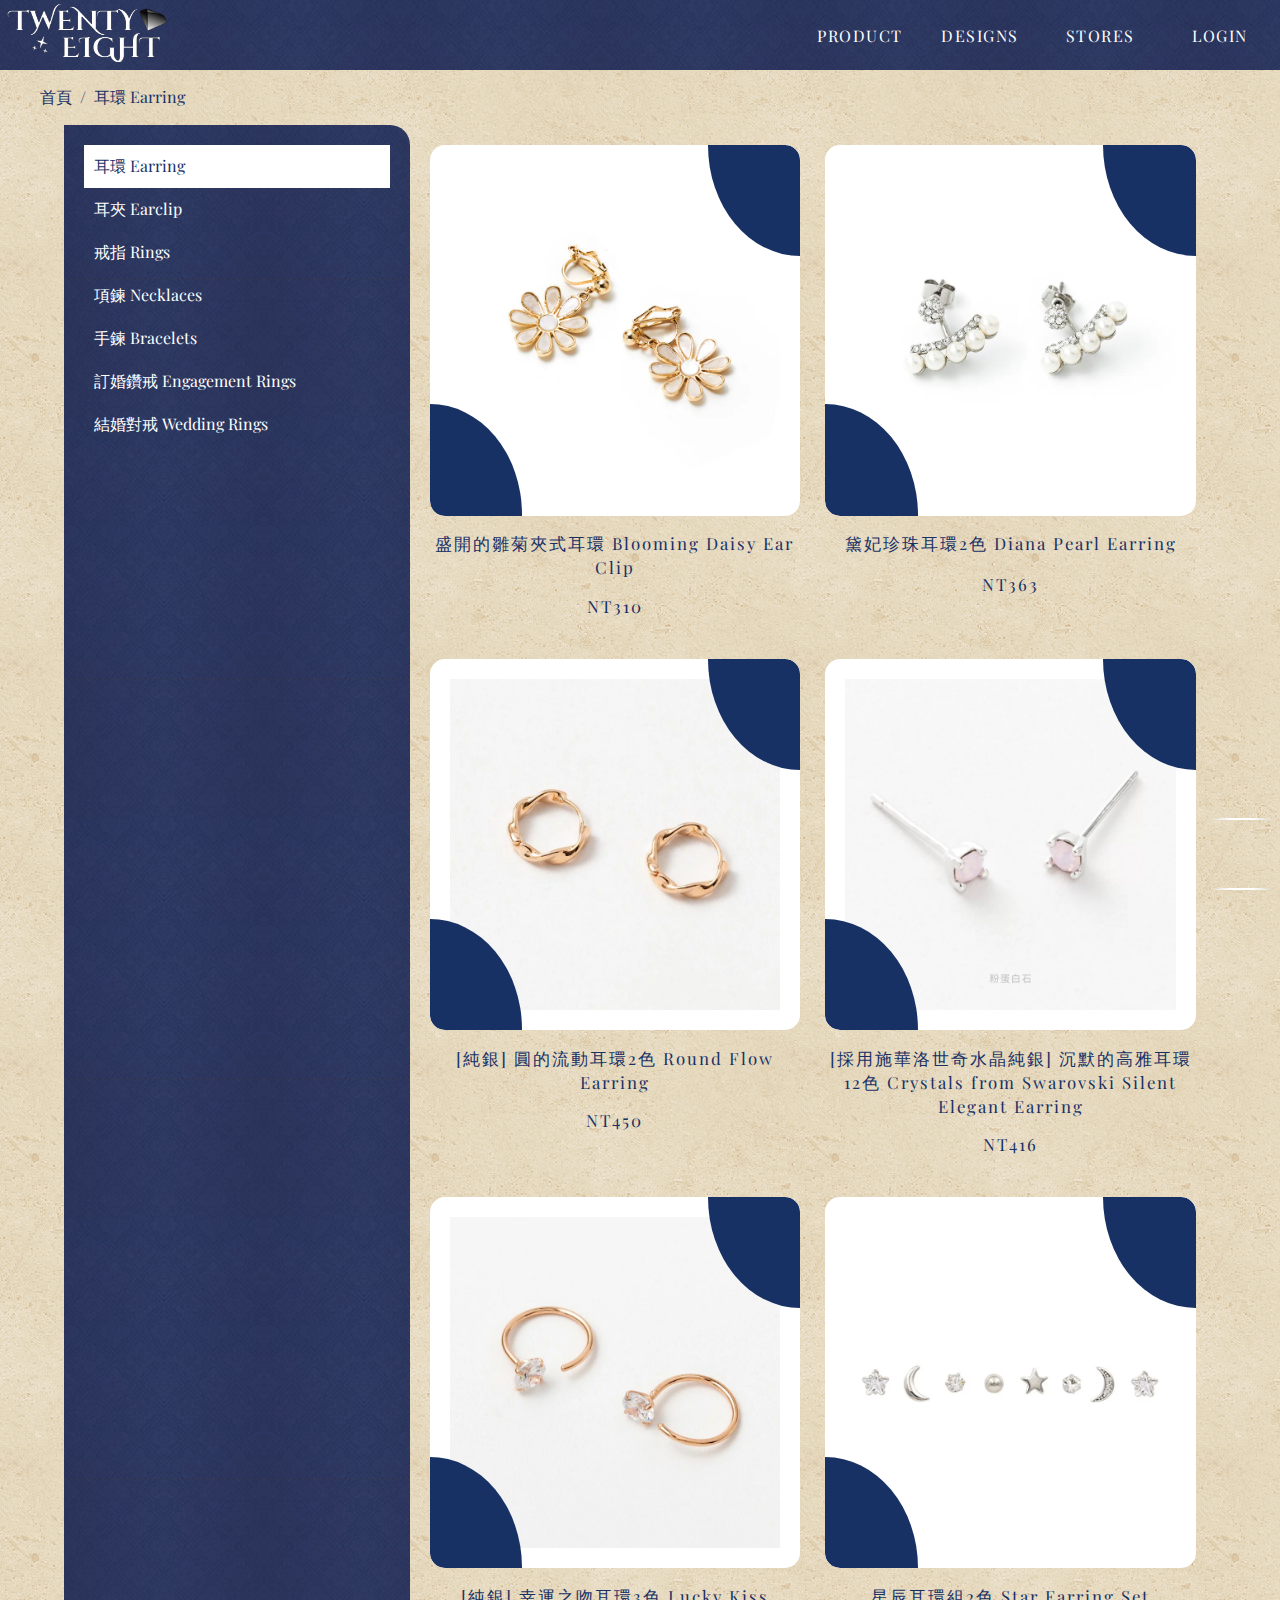
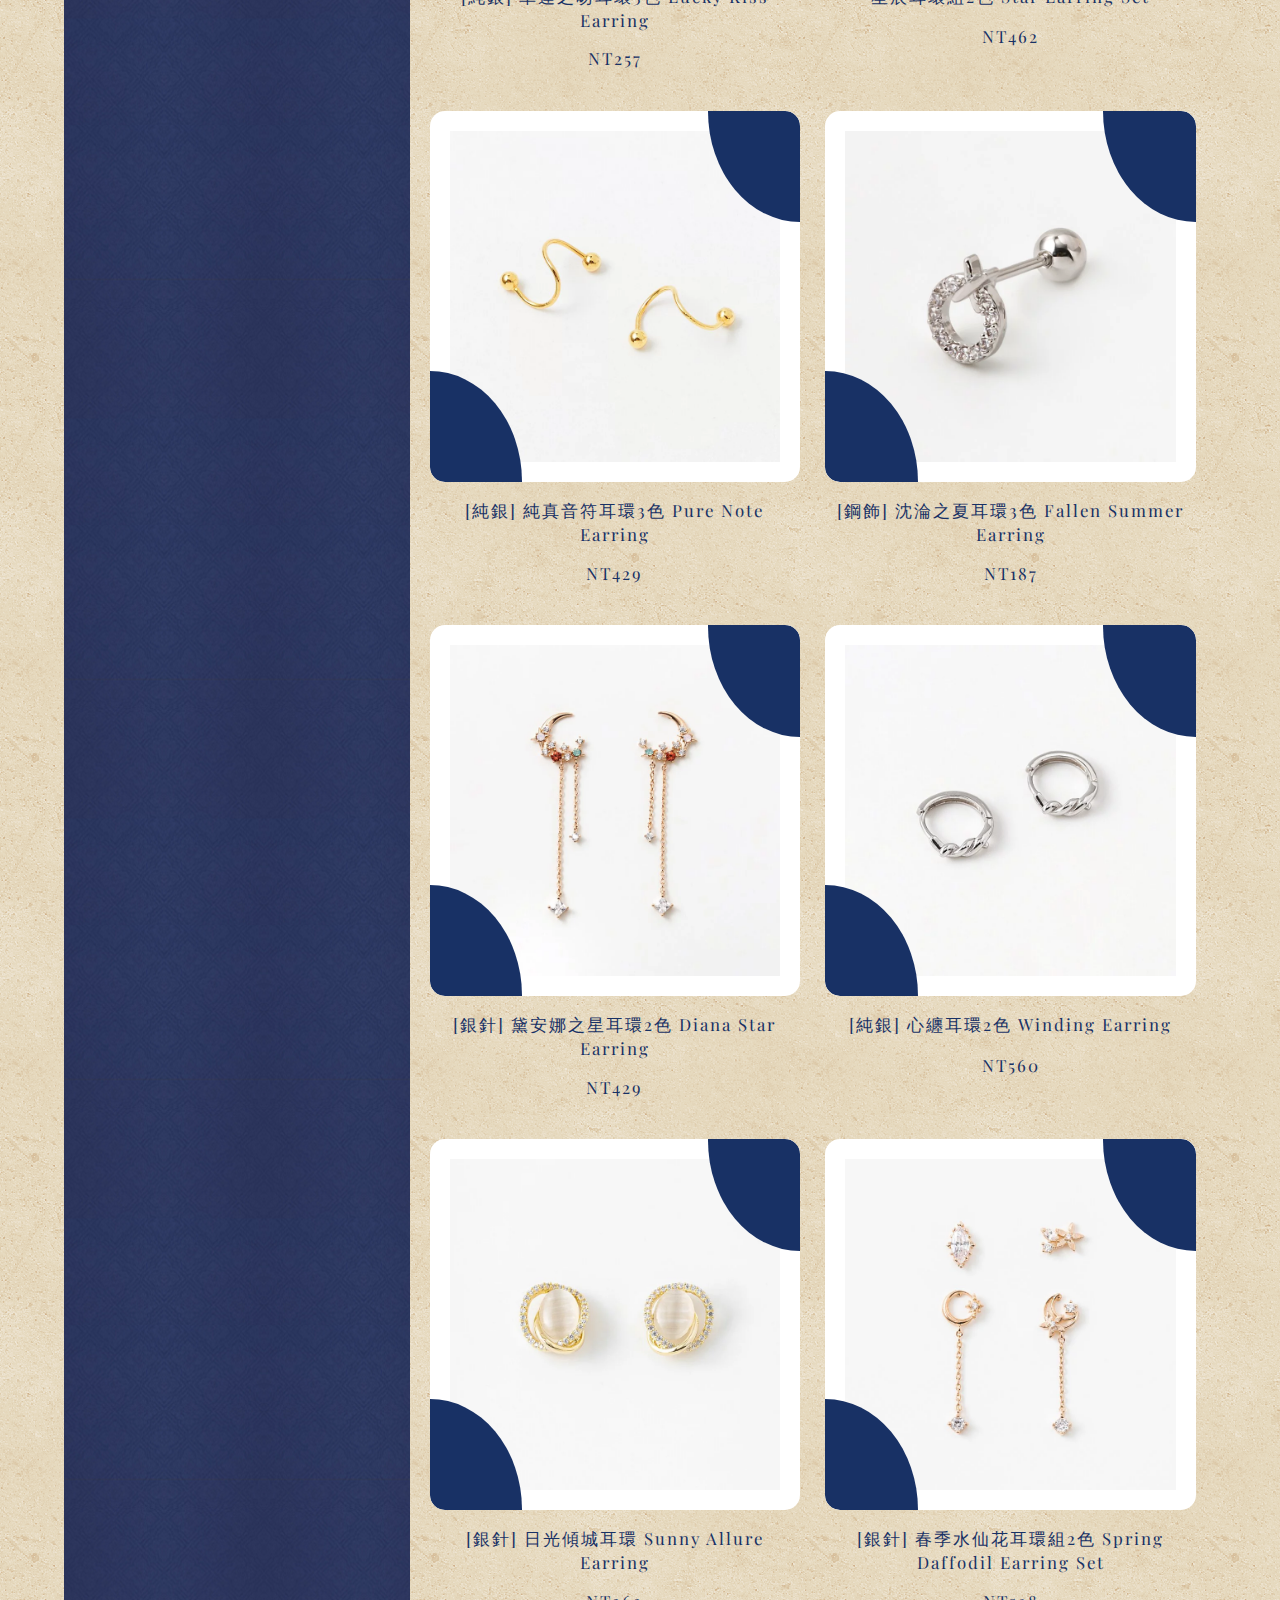
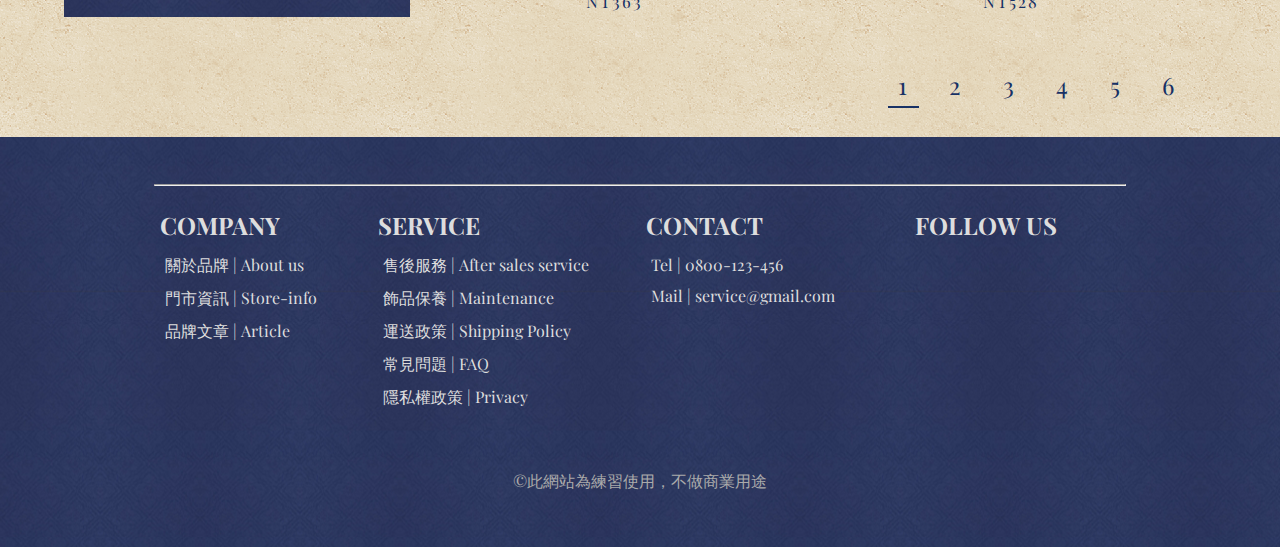
<file: product.html>
<!DOCTYPE html>
<html lang="zh">
<head>
    <meta charset="UTF-8">
    <meta name="viewport" content="width=device-width, initial-scale=1.0">
    <title>product</title>
    <!-- 引入font-awesome -->
    <link rel="stylesheet" href="https://cdnjs.cloudflare.com/ajax/libs/font-awesome/6.5.2/css/all.min.css" integrity="sha512-SnH5WK+bZxgPHs44uWIX+LLJAJ9/2PkPKZ5QiAj6Ta86w+fsb2TkcmfRyVX3pBnMFcV7oQPJkl9QevSCWr3W6A==" crossorigin="anonymous" referrerpolicy="no-referrer" />
    <link rel="preconnect" href="https://fonts.googleapis.com">
    <link rel="preconnect" href="https://fonts.gstatic.com" crossorigin>
    <link href="https://fonts.googleapis.com/css2?family=Playfair+Display:ital,wght@0,400..900;1,400..900&display=swap" rel="stylesheet">
    <link rel="stylesheet" href="./css/style.css">
    <link rel="stylesheet" href="./css/product.css">
    <link rel="stylesheet" href="./css/footer.css">

 
</head>
<body>
    <header>
        <nav class="container">
                <a href="/index.html"><img class="logo" src="./img/logo.png"></a>
                <div class="menu ">
                    <ul class="social_icon">
                        <li>
                            <a href=""><i class="fa-brands fa-facebook"></i></a>
                        </li>
                        <li>
                            <a href=""><i class="fa-brands fa-instagram"></i></a>
                        </li>
                        <li>
                            <a href=""><i class="fa-brands fa-line"></i></a>
                        </li>
                        <li>
                            <a href=""><i class="fa-brands fa-twitter"></i></a>
                        </li>
                    </ul>
                    <ul class="menu_link">
                        <li class="dropdown_link flex-1">
                            <a href="product.html" >PRODUCT</a>
                            <ul class="dropdown">
                                <li class="dropdown_item"><a href="product.html">耳環 Earring</a></li>
                                <li class="dropdown_item"><a href="#">耳夾 Earclip</a></li>
                                <li class="dropdown_item"><a href="#">戒指 Rings</a></li>
                                <li class="dropdown_item"><a href="#">項鍊 Necklaces</a></li>
                                <li class="dropdown_item"><a href="#">手鍊 Bracelets</a></li>
                                <li class="dropdown_item"><a href="#">訂婚鑽戒 Engagement Rings</a></li>
                                <li class="dropdown_item"><a href="#">結婚對戒 Wedding Rings</a></li>
                            </ul>
                        </li>
                        <li class="dropdown_link flex-1">
                            <a href="made_to_order.html" >DESIGNS</a>
                            <ul class="dropdown">
                                <li class="dropdown_item"><a href="#">結婚對戒 Wedding Rings</a></li>
                                <li class="dropdown_item"><a href="#">訂婚鑽戒 Engagement Rings</a></li>
                                <li class="dropdown_item"><a href="#">珠寶 Gems</a></li>
                                <li class="dropdown_item"><a href="#">雕刻 Engraving</a></li>
                                <li class="dropdown_item"><a href="made_to_order.html">客製化 Made To Order</a></li>
                            </ul>
                        </li>
                        <li class="flex-1"><a href="store.html" >STORES</a></li>
                        <li class="flex-1"><a href="login.html" >LOGIN</a></li>
                    </ul>
                </div>
                <div class="menu_btn">
                    <span>MENU <i class="fa-solid fa-bars"></i></span>
                </div>
                <div class="menu_bg "></div>
        </nav>
    </header>
    <ol class="breadcrumb">
        <!-- js插入 -->
    </ol>
    <div class="common_container">
        <div class="common_wrapper">
            <ul class="sidebar">
                <li><a href="#" class="earringBtn">耳環 Earring</a></li>
                <li><a href="#">耳夾 Earclip</a></li>
                <li><a href="#">戒指 Rings</a></li>
                <li><a href="#" class="necklaceBtn">項鍊 Necklaces</a></li>
                <li><a href="#">手鍊 Bracelets</a></li>
                <li><a href="#">訂婚鑽戒 Engagement Rings</a></li>
                <li><a href="#">結婚對戒 Wedding Rings</a></li>
            </ul>
            <div class="product">
                <!-- 塞在這裡 -->
                <ol class="product_page">
                    <li><a href="">1</a></li>
                    <li><a href="">2</a></li>
                    <li><a href="">3</a></li>
                    <li><a href="">4</a></li>
                    <li><a href="">5</a></li>
                    <li><a href="">6</a></li>
                </ol>
            </div>
        </div>
    </div>

    <footer>
        <hr>
        <div class="footer_container">
            <a href="#" class="comment">
                <i class="fa-solid fa-comment-dots"></i>
            </a>
            <a href="#" class="pagetop">
                <i class="fa-solid fa-angle-up"></i>
            </a>
            <div class="about_us">
                <h2>COMPANY</h2>
                <ul>
                    <li><a href="about.html">關於品牌 | About us</a></li>
                    <li><a href="store.html">門市資訊 | Store-info</a></li>
                    <li><a href="article.html">品牌文章 | Article</a></li>
                </ul>
            </div>
            <div class="service">
                <h2>SERVICE</h2>
                <ul>
                    <li><a href="#">售後服務 | After sales service</a></li>
                    <li><a href="#">飾品保養 | Maintenance</a></li>
                    <li><a href="#">運送政策 | Shipping Policy</a></li>
                    <li><a href="#">常見問題 | FAQ</a></li>
                    <li><a href="#">隱私權政策 | Privacy</a></li>
                </ul>
            </div>
            <div class="contact_us">
                <h2>CONTACT</h2>
                <ul>
                    <li>Tel | 0800-123-456</li>
                    <li>Mail | service@gmail.com</li>
                </ul>
            </div>
            <div class="follow_us">
                <h2>FOLLOW US</h2>
                <ul class="social_icon">
                    <li><a href=""><i class="fa-brands fa-facebook"></i></a></li>
                    <li><a href=""><i class="fa-brands fa-instagram"></i></a></li>
                    <li><a href=""><i class="fa-brands fa-line"></i></a></li>
                </ul>
      
            </div>
        </div>
        <p class="copyright">&copy;此網站為練習使用，不做商業用途</p>
    </footer>


    <script src="./js/header.js"></script>
    <script type="module" src="./js/productItem.js"></script>
    <script type="module" src="./js/product.js"></script>

</body>
</html>
</file>
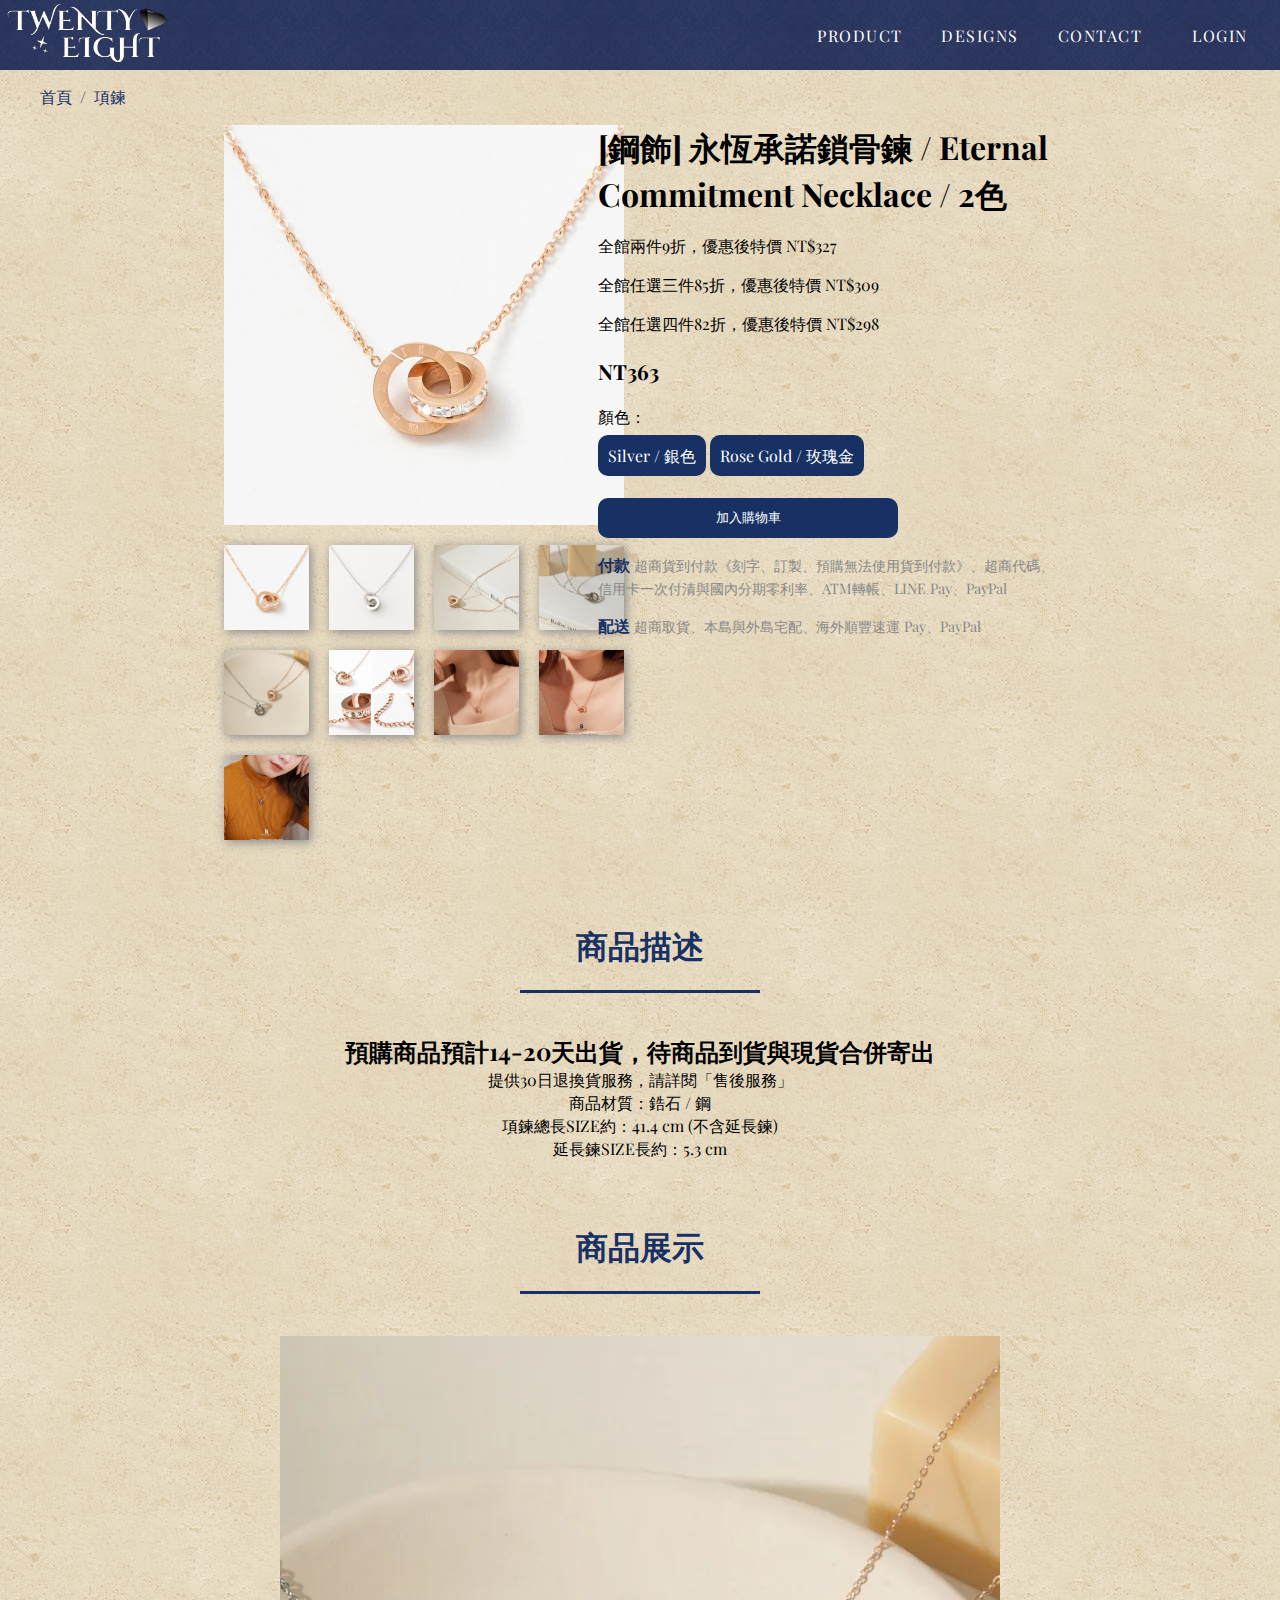
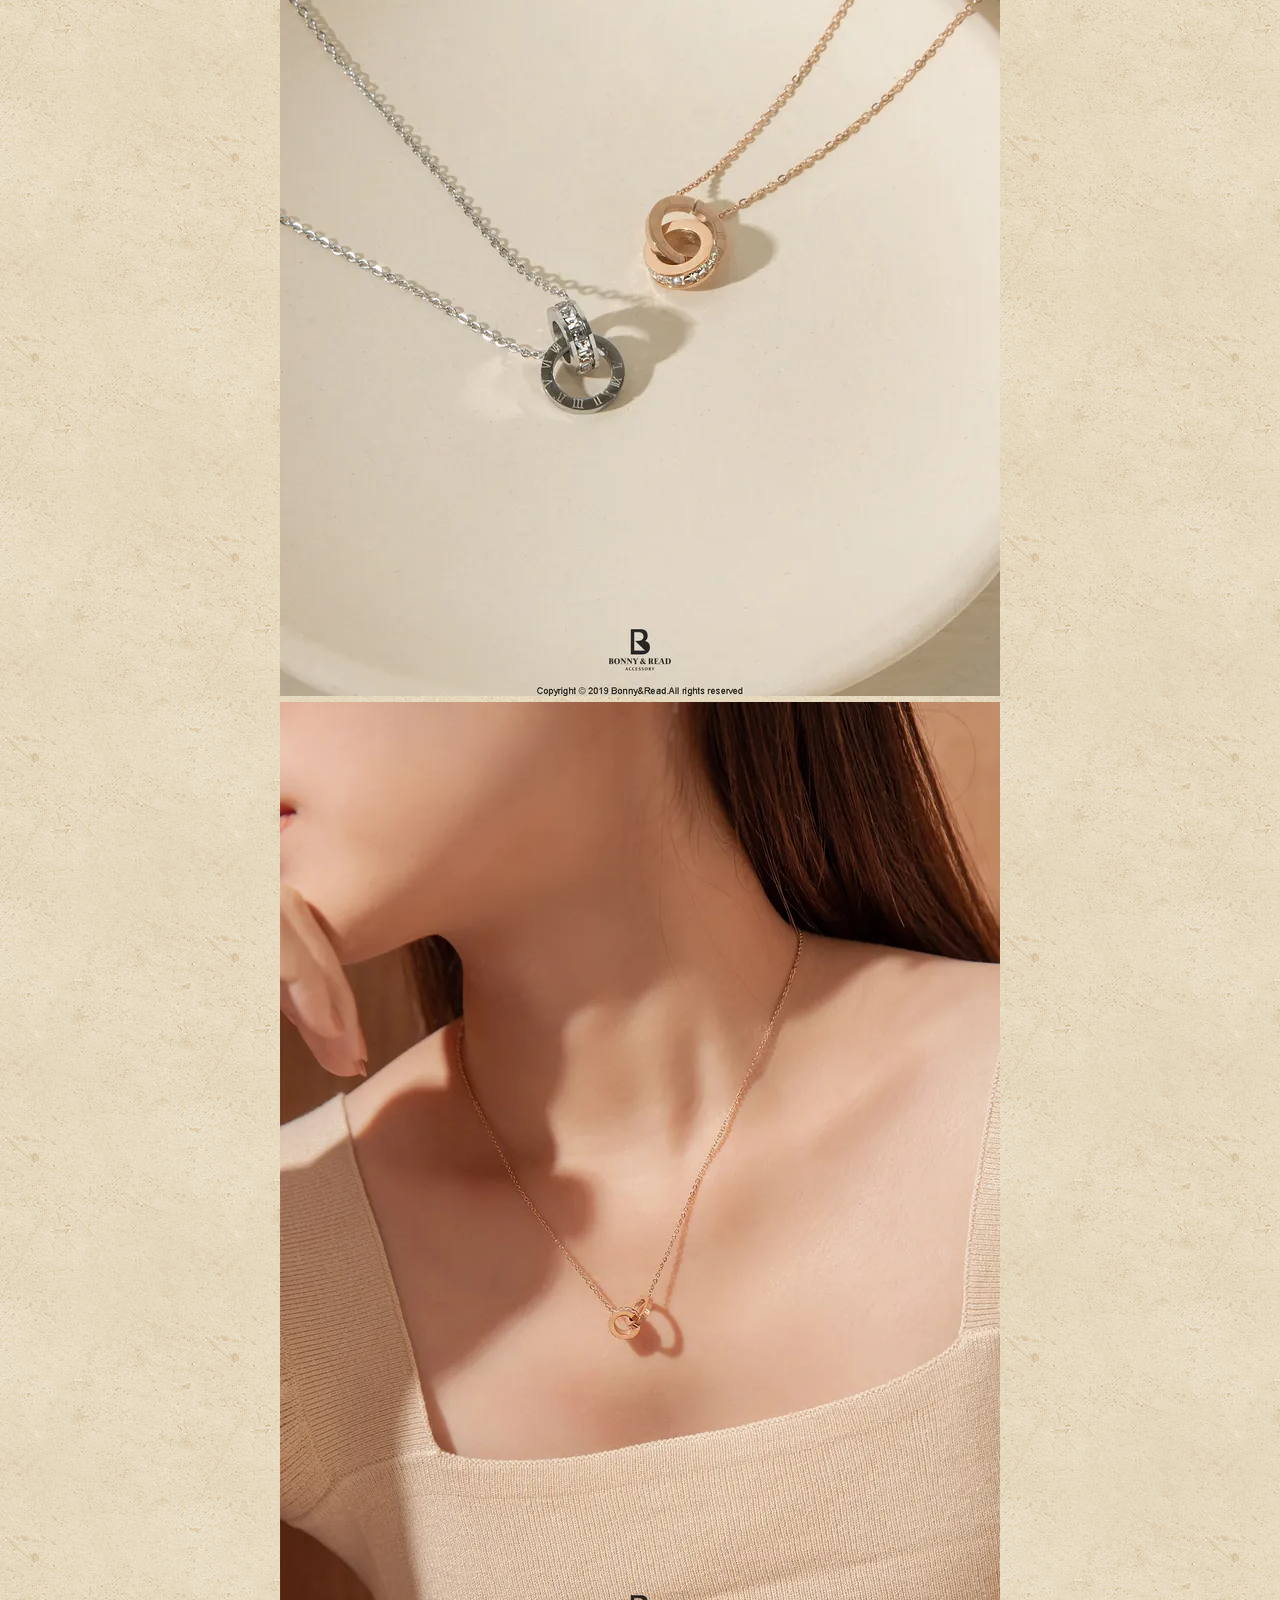
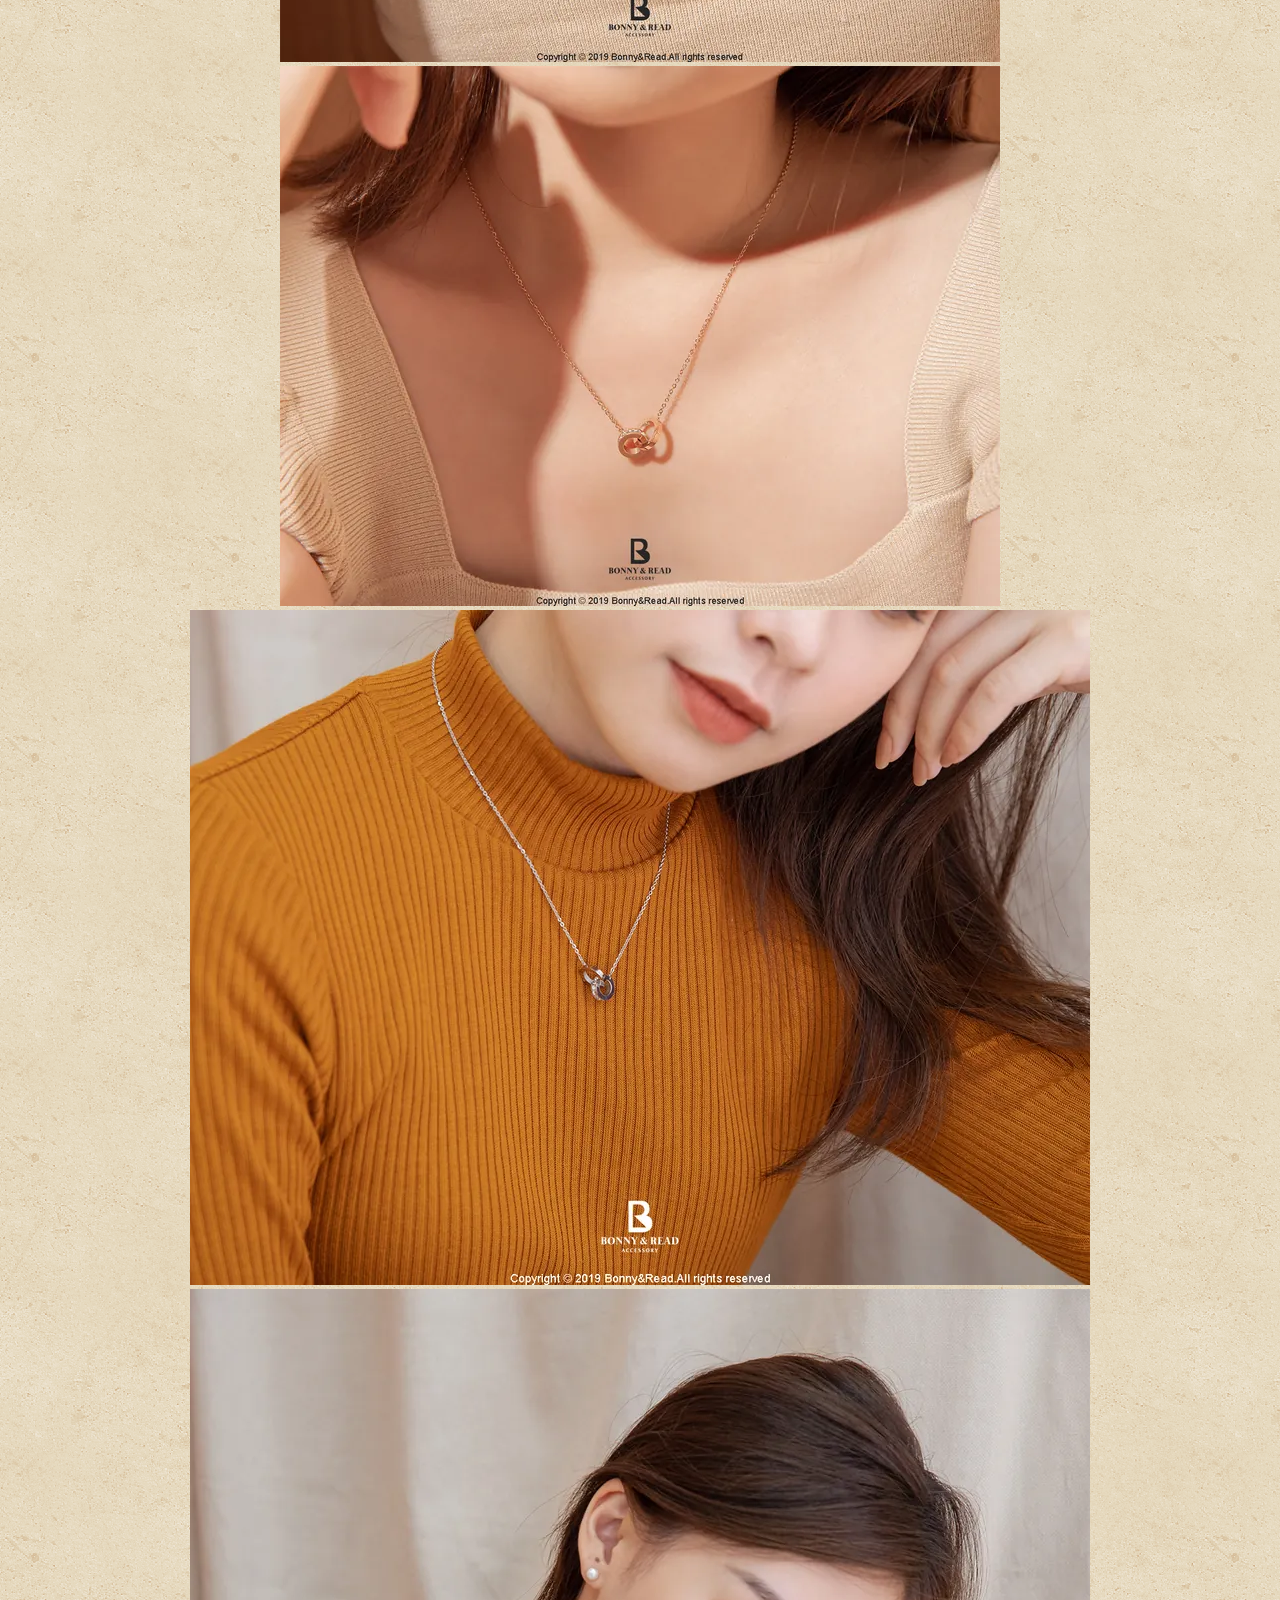
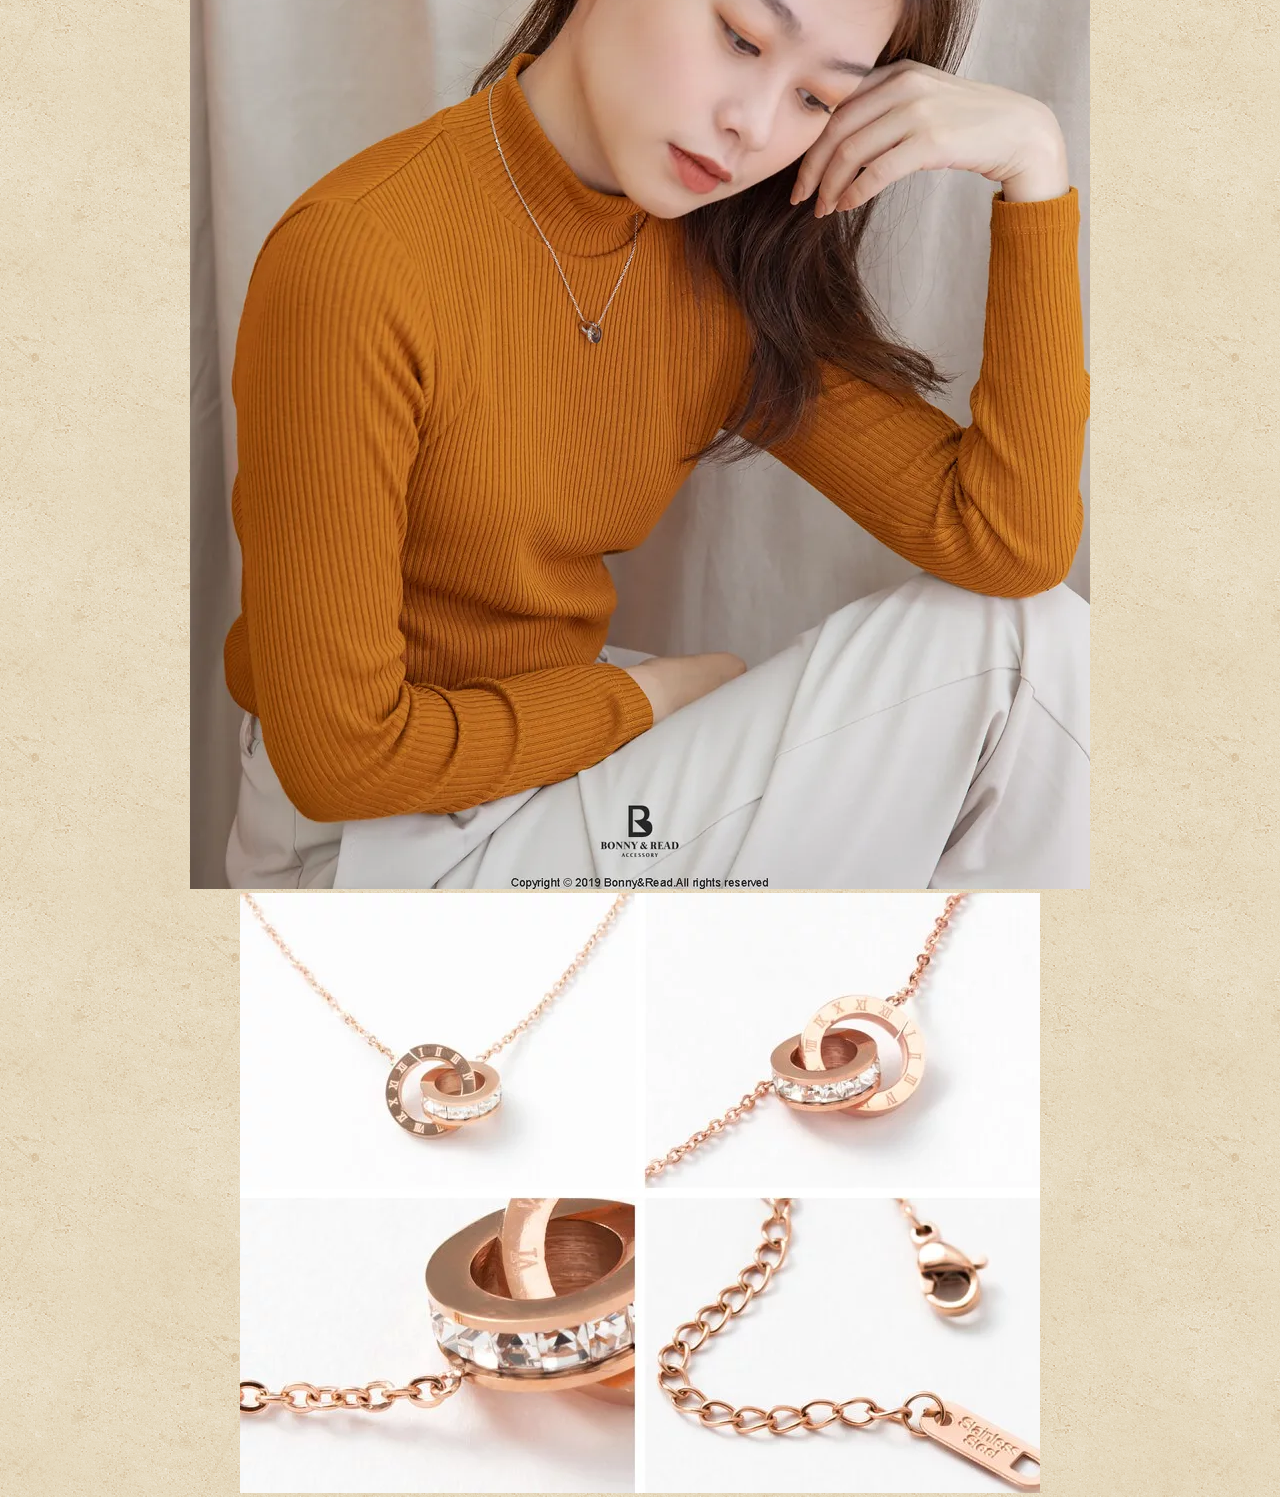
<file: ring.html>
<!DOCTYPE html>
<html lang="zh">
<head>
    <meta charset="UTF-8">
    <meta name="viewport" content="width=device-width, initial-scale=1.0">
    <title>ring</title>
    <!-- 引入font-awesome -->
    <link rel="stylesheet" href="https://cdnjs.cloudflare.com/ajax/libs/font-awesome/6.5.2/css/all.min.css" integrity="sha512-SnH5WK+bZxgPHs44uWIX+LLJAJ9/2PkPKZ5QiAj6Ta86w+fsb2TkcmfRyVX3pBnMFcV7oQPJkl9QevSCWr3W6A==" crossorigin="anonymous" referrerpolicy="no-referrer" />
    <link rel="preconnect" href="https://fonts.googleapis.com">
    <link rel="preconnect" href="https://fonts.gstatic.com" crossorigin>
    <link href="https://fonts.googleapis.com/css2?family=Playfair+Display:ital,wght@0,400..900;1,400..900&display=swap" rel="stylesheet">
    <link rel="stylesheet" href="./css/style.css">
    <style>
        :root{
            --color-primary:#183165;
            /* var(--color-primary) */
            /* var(--color-secondary) */
            --color-secondary:#e6dac0;
        }
        body{
            background-image: url(./img/wallpaper2.png);
            overflow-x: hidden;
            /* filter: brightness(0.5); */
        }
        header{
            background-image: none;
            height: 70px;
        }
        .container{
            height: 70px;
            background-image: url(./img/wallpaper.webp);
            position: fixed;
        }
        .breadcrumb{
            color: #183165;
            display: flex;
        }
        .breadcrumb a{
            color: #183165;
        }
        .breadcrumb a:hover{
            border-bottom: #183165 1px solid;
        }
        .breadcrumb li:first-child:after{
            content: '\00A0\00A0/\00A0\00A0';
        }
        .product_container{
            width: 65%;
            margin: 0 auto;
            box-sizing: border-box;
        }
        .product_wrapper{
            display: grid;
            grid-template-columns: 45% 55%;
        }
        .goods_img{
            display: flex;
            flex-direction: column;
            
        }
        .manifier{
            width: 400px;
            height: 400px;
            position: relative;
        }
        /* .manifier>img{
            width: 100%;
        } */
        .magnifier_show{
            width: 400px;
            height: 400px;
            overflow: hidden;
            position: absolute;
            top: 0;
            left: 400px;
            opacity: 1;
            z-index: 2;
            display: none;
        }
        #manifier_img{
            width: 800px;
            height: 800px;
            position: absolute;
          
        }
        #img_mask{
            width: 200px;
            height: 200px;
            background-color: hsla(221, 62%, 25%, 0.397);
            /* border: #183165 5px solid; */
            position: absolute;
            display: none;
            /* top: 0; */
            /* left: 0; */

        }
        .originImg{
            background-image: url(./img/EternalNecklace/01.webp);
            width: 400px;
            height: 400px;
            background-position: center;
            background-size: cover;
            transition: background-image 0.3s ease-in-out;
        }
        .thumbnail{
            display: grid;
            /* grid-template-columns: repeat(4,calc((100% - 30px) / 4)); */
            grid-template-columns: repeat(4,85px);
            grid-template-rows: repeat(3,85px);
            /* grid-template-rows: repeat(2,calc((100% - 10px) / 2)); */
            gap: 20px;
            margin: 20px 0;
            /* width: 100px; */
            /* height: 100px; */
        }
        .thumbnail img{
            width: 100%;
            height: 100%;
            object-fit: cover;
            cursor: pointer;
            box-shadow: 2px 2px 10px  #888 ;
        }
        .thumbnail img:hover{
            transform: scale(1.1);
            transition: .5s;
        }
        .price{
            font-size: 1.3rem;
            font-weight: bold;
        }
        .price::before{
            content: 'NT';
        }
        .colorBtn,#add_cart{
            border: none;
            background-color: var(--color-primary);
            color: #fff;
            width: 150px;
            padding: 10px;
            border-radius: 10px;   
            cursor: pointer;         
        }
        .colorBtn:hover,.input_group >button:hover{
            background-color: #fff;
            color: var(--color-primary);
        }
        label{
            /* display: block; */
        }
        .input_group >button{
            border: none;
            width: 35px;
            height: 35px;
            cursor: pointer;
            background-color: var(--color-primary);
            color: #fff;
            border-radius: 5px;

        }
        #add_cart{
            /* display: block; */
            margin-top: 30px;
            width: 300px;
            height: 40px;


            /* line-height: 30px; */
            /* vertical-align: middle; */
        }
        input[type="text"]{
            outline: none;
            text-align: center;
            height: 35px;
            border: none;
        }
        .good_describe{
            display: flex;
            flex-direction: column;
            text-align: center;
            width: 100%;
            align-items: center;
        }
        .good_describe ul li:first-child{
            font-size: 1.5rem;
            font-weight: bold;
        }
        .good_describe >h4{
            width: 200px;
            color: var(--color-primary);
            font-size: 2rem;
            border-bottom: 3px solid var(--color-primary);
            padding: 20px;
        }
       
        .goods_box{
            position: relative;
        }
        .goods_box p>span:first-child{
            color: var(--color-primary);
            font-weight: bold;
        }
        .goods_box p>span:last-child{
            color: #888;
            font-size: 0.9rem;
            /* font-weight: bold; */
        }
        .favorite{
            position: absolute;
            /* right: 0; */
            /* top: 0; */
            font-size: 2rem;
            color: red;
        }
        input[type="radio"]{
            display: none;
                
        }
        input[type="radio"]+label{
            
            background-color: var(--color-primary);
            color: #fff;
            width: 150px;
            padding: 10px;
            border-radius: 10px;   
            cursor: pointer;
                
        }

        input[type="radio"]+label:hover,input[type="radio"]:checked +label{
            color: var(--color-primary);
            background-color: #fff;
        }


        .cart_container{
            position: absolute;
            right: 0;
            top: 0;
            background-image: url(./img/wallpaper.webp);
            /* background-color: var(--color-primary); */
            width: 450px;
            /* height: 100%; */
            /* z-index: 20; */
            z-index: 51;
            padding: 10px;
            text-align: center;
            color: #fff;
            transform: translateX(550px);
            transition: 1s;

        }
        .cart_item{
            background-color: transparent;
            width: 100%;
            height: 100px;
            padding: 10px;
            display: grid;
            grid-template-columns: 120px 300px;
            grid-template-rows: repeat(2,1fr);
            align-items: center;
            justify-items: center;
        }
        .cart_img{
            width: 100px;
            height: 100px;
            background-position: center;
            background-size: cover;
            grid-row: 1/3;
            /* grid-column: 1/4; */
        }
        .cart_img img{
            /******test******/
            width: 100%;
        }
        .cartbtn_group>button{
            border: none;
            width: 25px;
            height: 25px;
            font-size: 1.2rem;
            cursor: pointer;
            background-color: var(--color-secondary);
            color: #000;
            border-radius: 50%;
        }
        .cartbtn_group>input{
            width: 20px;
            height: 20px;
            background-color: transparent;
            font-size: 1.2rem;
            color: #fff;
        }
        .cartbtn_group span+button{
            /* display: inline-block; */
            margin-left: 30px;
        }
        .total{
            font-size: 1.2rem;
        }
        .total::before{
            content: 'NT';
        }

        .cart_icon{
            background-color: yellow;
            position: absolute;
            top: 500px;
            left: 0;
            /* margin: auto; */
            display: flex;
            justify-content: center;
            align-items: center;
            width: 50px;
            height: 50px;
            font-size: 30px;
            transform: translateX(-50px);
            transition: 1s ease-in-out;
            
        }
        .cart_cancel{
            background-color: rgb(255, 255, 255);
            position: absolute;
            bottom:  50px;
            left: -50px;
            /* margin: auto; */
            display: flex;
            justify-content: center;
            align-items: center;
            width: 50px;
            height: 50px;
            font-size: 30px;
            color: var(--color-primary);
            box-shadow: -2px 2px 4px var(--color-primary);
            
        }
        .cart_cancel:active{
            background-color: var(--color-secondary);

        }
        .body_mask{
            width: 100vw;
            height: 100vh;
            background-color: #0000009a;
            position: absolute;
            z-index: 50;
            display: none;
        }
        @media screen and (max-width:1400px) {
           
            
        }
        @media screen and (max-width:992px) {
          
            
        }
    </style>
</head>
<body>
    <div class="body_mask"></div>
    <header>
        <nav class="container">
                <a href="/index.html"><img class="logo" src="./img/logo.png"></a>
                <div class="menu ">
                    <ul class="social_icon">
                        <li>
                            <a href=""><i class="fa-brands fa-facebook"></i></a>
                        </li>
                        <li>
                            <a href=""><i class="fa-brands fa-instagram"></i></a>
                        </li>
                        <li>
                            <a href=""><i class="fa-brands fa-line"></i></a>
                        </li>
                        <li>
                            <a href=""><i class="fa-brands fa-twitter"></i></a>
                        </li>
                    </ul>
                    <ul class="menu_link">
                        <li class="dropdown_link flex-1">
                            <a href="product.html" data-menu_item="PRODUCT">PRODUCT</a>
                            <ul class="dropdown">
                                <li class="dropdown_item"><a href="">耳環 Earring</a></li>
                                <li class="dropdown_item"><a href="">耳夾 Earclip</a></li>
                                <li class="dropdown_item"><a href="">戒指 Rings</a></li>
                                <li class="dropdown_item"><a href="">項鍊 Necklaces</a></li>
                                <li class="dropdown_item"><a href="">手鍊 Bracelets</a></li>
                                <li class="dropdown_item"><a href="">訂婚鑽戒 Engagement Rings</a></li>
                                <li class="dropdown_item"><a href="">結婚對戒 Wedding Rings</a></li>
                            </ul>
                        </li>
                        <li class="dropdown_link flex-1">
                            <a href="made_to_order.html" data-menu_item="CONTACT">DESIGNS</a>
                            <ul class="dropdown">
                                <li class="dropdown_item"><a href="">結婚對戒 Wedding Rings</a></li>
                                <li class="dropdown_item"><a href="">訂婚鑽戒 Engagement Rings</a></li>
                                <li class="dropdown_item"><a href="">珠寶 Gems</a></li>
                                <li class="dropdown_item"><a href="">雕刻 Engraving</a></li>
                                <li class="dropdown_item"><a href="">客製化 Made To Order</a></li>
                            </ul>
                        </li>
                        <li class="flex-1"><a href="" data-menu_item="CONTACT">CONTACT</a></li>
                        <li class="flex-1"><a href="login.html" data-menu_item="LOGIN">LOGIN</a></li>
                    </ul>
                </div>
                <div class="menu_btn">
                    <span>MENU <i class="fa-solid fa-bars"></i></span>
                </div>
                <div class="menu_bg "></div>
        </nav>
    </header>
    <ol class="breadcrumb">
        <li><a href="./index.html">首頁</a></li>
        <li>項鍊</li>
    </ol>
    <div class="product_container">
        <div class="product_wrapper">
           
            <div class="goods_img">
                <div class="manifier">
                    <div class="originImg">
                        <!-- <img src="./img/EternalNecklace/01.webp" alt=""> -->
                        <div id="img_mask"></div>
                    </div>
                    <div class="magnifier_show">
                        <img id="manifier_img" src="./img/EternalNecklace/01.webp" alt="">
                    </div>
                </div>
                <div class="thumbnail">
                    <!-- <img src="./img/EternalNecklace/01.webp" alt="">
                    <img src="./img/EternalNecklace/02.webp" alt="">
                    <img src="./img/EternalNecklace/03.webp" alt="">
                    <img src="./img/EternalNecklace/04.webp" alt="">
                    <img src="./img/EternalNecklace/05.webp" alt="">
                    <img src="./img/EternalNecklace/06.webp" alt="">
                    <img src="./img/EternalNecklace/07.webp" alt="">
                    <img src="./img/EternalNecklace/08.webp" alt="">
                    <img src="./img/EternalNecklace/09.webp" alt=""> -->
                </div>
              
            </div>
           

            <div class="goods_box">
                <h1 class="goods_title">[鋼飾] 永恆承諾鎖骨鍊 / Eternal Commitment Necklace / 2色 </h1>
                <p>全館兩件9折，優惠後特價 NT$327</p>
                <p>全館任選三件85折，優惠後特價 NT$309</p>
                <p>全館任選四件82折，優惠後特價 NT$298</p>
                <p class="price">363</p>
                <p>顏色：</p>
                <!-- <button class="colorBtn">Silver / 銀色 </button> -->
                <!-- <button class="colorBtn">Rose Gold / 玫瑰金</button> -->
                <input type="radio" id="silver" name="color" value="silver">
                <label for="silver">Silver / 銀色</label>
                <input type="radio" id="roseGold" name="color" value="roseGold">
                <label for="roseGold">Rose Gold / 玫瑰金</label>

                <!-- <p></p> -->
                <div class="input_group">
                    <!-- <label for="quantity">數量</label>
                    <button id="minus_btn">-</button>
                    <input type="text" name="quantity" id="quantity" value="1">
                    <button id="plus_btn">+</button> -->
                    <button id="add_cart">加入購物車</button>
                </div>
                <p>
                    <span>付款</span>
                    <span>超商貨到付款《刻字、訂製、預購無法使用貨到付款》、超商代碼、信用卡一次付清與國內分期零利率、ATM轉帳、LINE Pay、PayPal</span>	
                </p>  
                <p>
                    <span>配送</span>
                    <span>超商取貨、本島與外島宅配、海外順豐速運 Pay、PayPal</span>	
                </p>  
                    
                
                <!-- <div class="favorite"><i class="fa-regular fa-heart"></i>加入追蹤清單</div> -->
            </div>

        </div>
        <div class="good_describe">
            <h4>商品描述</h4>
            <ul>
                <li>預購商品預計14-20天出貨，待商品到貨與現貨合併寄出</li>
                <li>提供30日退換貨服務，請詳閱「售後服務」</li>
                <li>商品材質：鋯石 / 鋼</li>
                <li>項鍊總長SIZE約：41.4 cm (不含延長鍊)</li>
                <li>延長鍊SIZE長約：5.3 cm</li>
            </ul>
            <h4>商品展示</h4>
            <ul>
                <li><img src="./img/EternalNecklace/05.webp" alt=""></li>
                <li><img src="./img/EternalNecklace/07.webp" alt=""></li>
                <li><img src="./img/EternalNecklace/08.webp" alt=""></li>
                <li><img src="./img/EternalNecklace/09.webp" alt=""></li>
                <li><img src="./img/EternalNecklace/10.webp" alt=""></li>
                <li><img src="./img/EternalNecklace/06.webp" alt=""></li>
            </ul>
        </div>
    </div>
    <div class="cart_container">
        <div class="cart_cancel"><i class="fa-solid fa-arrow-right"></i></div> 
        <!-- <div id="cart_item"> -->

            <!-- <div id="cart_img"></div> -->
                <!-- <img src="./img/EternalNecklace/01.webp" alt=""> -->
            
            <!-- <div id="cartItem_title">${goodsTitle.innerText}</div> -->
            
            <!-- <div id="cartbtn_group"> -->
                <!-- <span id="total">${金額}</span> -->
                <!-- <button id="minus_btn">-</button> -->
                <!-- <input type="text" name="quantity" id="quantity" value="1"> -->
                <!-- <button id="plus_btn">+</button> -->
            <!-- </div> -->
        <!-- </div> -->
        <!-- <div id="cart_img"></div> -->
            <!-- <div id="cartItem_title"></div> -->
            <!-- <div id="cartbtn_group">   </div>-->
                
            
                
    </div>
    
    <div class="cart_icon"><i class="fa-solid fa-bag-shopping"></i></div>
    <div id="footer"></div>


    <script src="./js/header.js"></script>

    <script>
        let favoriteBtn = document.querySelector(".fa-heart");
        let imgMask = document.getElementById("img_mask");
        let originImg = document.querySelector(".originImg");
        let manifierImg = document.getElementById("manifier_img");
        let manifierShow = document.querySelector(".magnifier_show");
        let thumbnail = document.querySelector(".thumbnail");
        let goodsTitle = document.querySelector(".goods_title");
        let addCartBtn = document.getElementById("add_cart");
        let cartItemTitle = document.getElementById("cartItem_title");
        let silver = document.getElementById("silver");
        let roseGold = document.getElementById("roseGold");
        let goodPrice = document.querySelector(".price").innerText;
        // let colorBtn = document.querySelectorAll('.colorBtn')
        let cartContainer = document.querySelector(".cart_container");
        let cartIcon = document.querySelector(".cart_icon");
        // let cartbtnGroup = document.querySelector('cartbtn_group')
        let originImgBgImg = window.getComputedStyle(originImg).getPropertyValue('background-image')
        let thumbnailArr = [
            "./img/EternalNecklace/01.webp",
            "./img/EternalNecklace/02.webp",
            "./img/EternalNecklace/03.webp",
            "./img/EternalNecklace/04.webp",
            "./img/EternalNecklace/05.webp",
            "./img/EternalNecklace/06.webp",
            "./img/EternalNecklace/07.webp",
            "./img/EternalNecklace/08.webp",
            "./img/EternalNecklace/09.webp"
        ]
        


        let selectColor = ''
        roseGold.onclick = ()=>{
            originImg.style.backgroundImage = `url(${thumbnailArr[0]})`
            manifierImg.src = thumbnailArr[0]
            selectColor = 'roseGoldColor'
        
        }
        silver.onclick = ()=>{
            originImg.style.backgroundImage = `url(${thumbnailArr[1]})`
            manifierImg.src = thumbnailArr[1]
            selectColor = 'silverColor'
            // updateSelectedColor(selectColor) 
           
        }
        
        for(let i = 0;i <= thumbnailArr.length-1 ; i++){
            let myImg = document.createElement('img')
            myImg.setAttribute('src',thumbnailArr[i])
            thumbnail.appendChild(myImg)
            // 點選縮圖後上方大圖繪改變
            myImg.onclick = ()=>{
                originImg.style.backgroundImage = `url(${thumbnailArr[i]})`
                manifierImg.src = thumbnailArr[i]
            }
        }   
       
        addCartBtn.onclick = ()=>{
            if(selectColor == ''){
                return
            }
            
            addCartItem();
            let cartItems = document.querySelectorAll(".cart_item");
            // 獲取最新產生的購物車項目
            let cartItem = cartItems[cartItems.length - 1]; 
            let cartImg = cartItem.querySelector(".cart_img");
            console.log('cartItems[0]',cartItems[0])
            console.log('cartItems[1]',cartItems[1])
            // 選擇該顏色時，購物車照片要是該顏色
            if(cartImg.classList.contains('silverColor')){
                cartImg.style.backgroundImage = `url(${thumbnailArr[1]})`
            }else{
                cartImg.style.backgroundImage = `url(${thumbnailArr[0]})`
            }

            

           
            let plusBtn = cartItem.querySelector('.plus_btn')
            let minusBtn = cartItem.querySelector('.minus_btn')
            let quantity = cartItem.querySelector('.quantity')
            let total = cartItem.querySelector('.total')
            plusBtn.onclick = ()=>{
                let currentNum = quantity.value
                quantity.value = `${parseInt(currentNum) + 1}`
                total.innerText = parseInt(goodPrice) * parseInt(quantity.value)

            }

            minusBtn.onclick = ()=>{
                let currentNum = quantity.value
                if(quantity.value <= 1){
                    cartItem.remove();
                }else{
                    quantity.value = currentNum - 1
                    total.innerText = parseInt(goodPrice) * parseInt(quantity.value)
                }
               
                
            }

            cartIcon.style.transform = `translateX(${0}px)`;
        }
        
        let bodyMask = document.querySelector('.body_mask')
        
        cartIcon.onclick = ()=>{
            cartContainer.style.transform = `translateX(${0}px)`;
            bodyMask.style.display = "block"

        }
        let cartCancel = document.querySelector(".cart_cancel");
        cartCancel.onclick = ()=>{
            cartContainer.style.transform = `translateX(${550}px)`;
            console.log(cartContainer)
            bodyMask.style.display = "none"

        }
        function addCartItem(){
            let cartItem ;
            let existCartItem = document.querySelector(`.cart_item[data-color="${selectColor}"]`)
            
            console.log(existCartItem)
            if(existCartItem){
                
                let existItemQuantity = existCartItem.querySelector('.quantity')
                let currentQuantity = parseInt(existItemQuantity.value)
                existItemQuantity.value = currentQuantity + 1
                
                
                let existCartItemImg = existCartItem.querySelector(`.cart_img`)
                // existCartItemImg.style.backgroundImage = existCartItemImg.style.backgroundImage
                // console.log()
            }else{

                cartItem = document.createElement('div')
                cartItem.classList.add('cart_item')
                // 創建一個購物車項目時帶上data-color屬性 = 選擇的顏色
                cartItem.dataset.color = selectColor;
                cartItem.innerHTML = 
                    `   <div class="cart_img ${selectColor}"></div>
                        <div class="cartItem_title">${goodsTitle.innerText} - ${selectColor}</div>
                        <div class="cartbtn_group">
                            <span class="total"> ${goodPrice}</span>
                            <button class="minus_btn">-</button>
                            <input type="text" name="quantity" class="quantity" value="1">
                            <button class="plus_btn">+</button>
                        </div>
                         

                    `
                cartContainer.appendChild(cartItem);
                


               
            }
           
        }
       


        
        function updateSelectedColor(selectColor) {
            let cartItemTitles = document.querySelectorAll(".cartItem_title");

            // console.log(cartItemTitle.innerText.includes(selectColor))
            // 更新購物車中的所有項目的顏色文字
            cartItemTitles.forEach(cartItemTitle => {
            console.log('selectColor',selectColor)
                cartItemTitle.innerText = `${goodsTitle.innerText} - ${selectColor}`;

            });
        }


        //放大鏡功能
        originImg.onmouseover = () =>{
            imgMask.style.display = 'block'
            manifierShow.style.display = 'block'
        }
        originImg.onmouseout = () =>{
            imgMask.style.display = 'none'
            manifierShow.style.display = 'none'
            
        }
        // coordinate:座標
        originImg.onmousemove = (coordinate)=>{
            // 圖片相對於視窗的位置
            let originImgCoordinate = originImg.getBoundingClientRect()
            // console.log('originImgCoordinate',originImgCoordinate)
            // console.log('coordinate.clientX',coordinate.clientX)
            let mouseX = coordinate.clientX - originImgCoordinate.left - 100
            let mouseY = coordinate.clientY - originImgCoordinate.top - 100
            // console.log(mouseX)
            
            if(mouseX >= 200){mouseX = 200}
            if(mouseX < 0){mouseX = 0}
            if(mouseY >= 200){mouseY = 200}
            if(mouseY < 0){mouseY = 0}
            imgMask.style.left = `${mouseX}px`
            imgMask.style.top = `${mouseY}px`

            let manifierImg2 = window.getComputedStyle(manifierImg).getPropertyValue('left')
            // console.log(manifierImg2)
            manifierImg.style.left = `${-2 * mouseX}px`
            manifierImg.style.top = `${-2 * mouseY}px`

            
        }



        favoriteBtn.addEventListener('click',()=>{
            if( favoriteBtn.classList.contains('fa-regular')){
                favoriteBtn.classList.toggle('fa-solid')
                // favoriteBtn.style.color = 'red'
            }
            
        })

    


        // 加載 footer.html
        fetch('footer.html')
            .then(response => response.text())
            .then(html => {
                document.getElementById('footer').innerHTML = html;
            });
    </script>
</body>
</html>
</file>
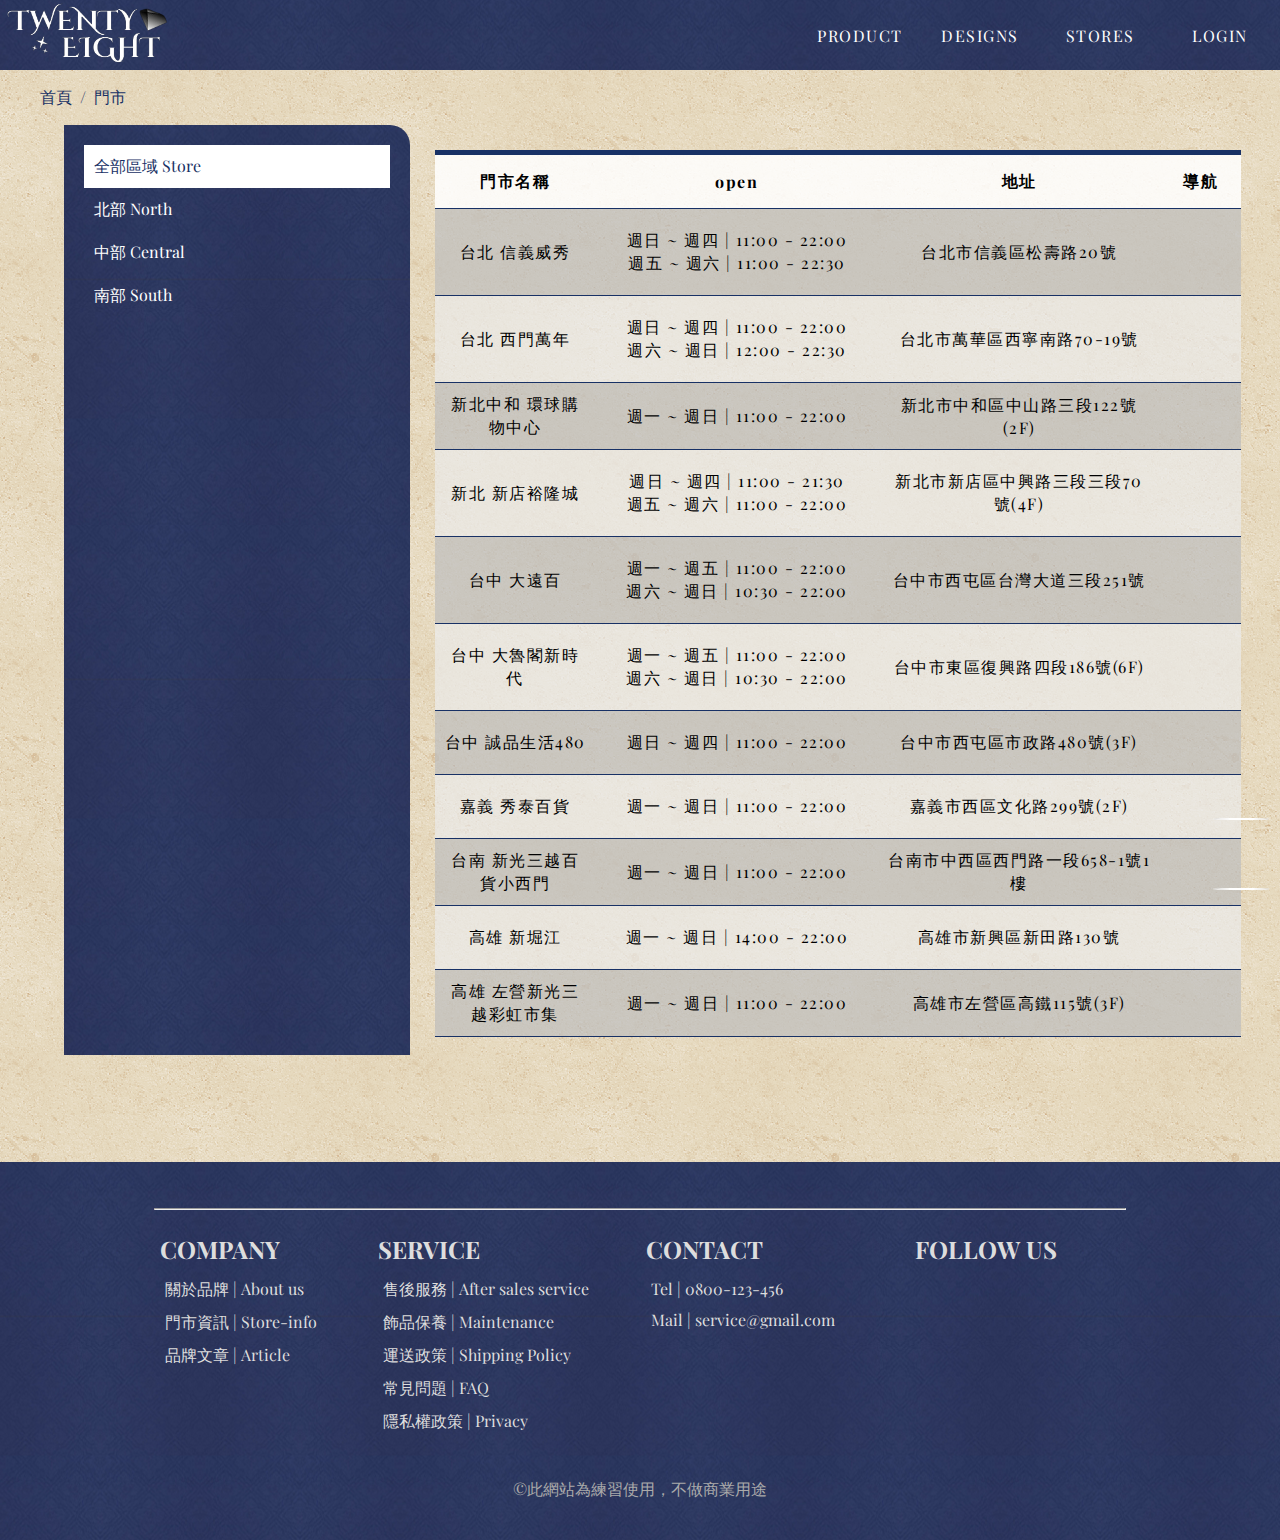
<file: store.html>
<!DOCTYPE html>
<html lang="zh">
<head>
    <meta charset="UTF-8">
    <meta name="viewport" content="width=device-width, initial-scale=1.0">
    <title>store</title>
    <!-- 引入font-awesome -->
    <link rel="stylesheet" href="https://cdnjs.cloudflare.com/ajax/libs/font-awesome/6.5.2/css/all.min.css" integrity="sha512-SnH5WK+bZxgPHs44uWIX+LLJAJ9/2PkPKZ5QiAj6Ta86w+fsb2TkcmfRyVX3pBnMFcV7oQPJkl9QevSCWr3W6A==" crossorigin="anonymous" referrerpolicy="no-referrer" />
    <link rel="preconnect" href="https://fonts.googleapis.com">
    <link rel="preconnect" href="https://fonts.gstatic.com" crossorigin>
    <link href="https://fonts.googleapis.com/css2?family=Playfair+Display:ital,wght@0,400..900;1,400..900&display=swap" rel="stylesheet">
    <link rel="stylesheet" href="./css/style.css">
    <link rel="stylesheet" href="./css/product.css">
    <link rel="stylesheet" href="./css/store.css">
    <link rel="stylesheet" href="./css/footer.css">

    <style>
       
    </style>
</head>
<body>
    <header>
        <nav class="container">
                <a href="/index.html"><img class="logo" src="./img/logo.png"></a>
                <div class="menu ">
                    <ul class="social_icon">
                        <li>
                            <a href=""><i class="fa-brands fa-facebook"></i></a>
                        </li>
                        <li>
                            <a href=""><i class="fa-brands fa-instagram"></i></a>
                        </li>
                        <li>
                            <a href=""><i class="fa-brands fa-line"></i></a>
                        </li>
                        <li>
                            <a href=""><i class="fa-brands fa-twitter"></i></a>
                        </li>
                    </ul>
                    <ul class="menu_link">
                        <li class="dropdown_link flex-1">
                            <a href="product.html">PRODUCT</a>
                            <ul class="dropdown">
                                <li class="dropdown_item"><a href="product.html">耳環 Earring</a></li>
                                <li class="dropdown_item"><a href="#">耳夾 Earclip</a></li>
                                <li class="dropdown_item"><a href="#">戒指 Rings</a></li>
                                <li class="dropdown_item"><a href="product.html">項鍊 Necklaces</a></li>
                                <li class="dropdown_item"><a href="#">手鍊 Bracelets</a></li>
                                <li class="dropdown_item"><a href="#">訂婚鑽戒 Engagement Rings</a></li>
                                <li class="dropdown_item"><a href="#">結婚對戒 Wedding Rings</a></li>
                            </ul>
                        </li>
                        <li class="dropdown_link flex-1">
                            <a href="made_to_order.html">DESIGNS</a>
                            <ul class="dropdown">
                                <li class="dropdown_item"><a href="#">結婚對戒 Wedding Rings</a></li>
                                <li class="dropdown_item"><a href="#">訂婚鑽戒 Engagement Rings</a></li>
                                <li class="dropdown_item"><a href="#">珠寶 Gems</a></li>
                                <li class="dropdown_item"><a href="#">雕刻 Engraving</a></li>
                                <li class="dropdown_item"><a href="made_to_order.html">客製化 Made To Order</a></li>
                            </ul>
                        </li>
                        <li class="flex-1"><a href="store.html">STORES</a></li>
                        <li class="flex-1"><a href="login.html">LOGIN</a></li>
                    </ul>
                </div>
                <div class="menu_btn">
                    <span>MENU <i class="fa-solid fa-bars"></i></span>
                </div>
                <div class="menu_bg "></div>
        </nav>
    </header>
    <ol class="breadcrumb">
        <li><a href="./index.html">首頁</a></li>
        <li>門市</li>
    </ol>
    <div class=" common_container">
        <div class=" common_wrapper ">
            <ul class="sidebar">
                <li><a href="#" class="storeBtn">全部區域 Store</a></li>
                <li><a href="#" class="northBtn">北部 North</a></li>
                <li><a href="#" class="centralBtn">中部 Central</a></li>
                <li><a href="#" class="southBtn">南部 South</a></li>
            </ul>
            <table class="store_table">
                <thead>
                    <tr>
                        <th class="store_name">門市名稱</th>
                        <th class="store_open">open</th>
                        <th class="store_address">地址</th>
                        <th class="store_nav">導航</th>
                    </tr>    
                </thead>
                <tbody>
                    <!-- 插入門市資訊 -->
                </tbody>

            </table>
        </div>

    </div>

    <footer>
        <hr>
        <div class="footer_container">
            <a href="#" class="comment">
                <i class="fa-solid fa-comment-dots"></i>
            </a>
            <a href="#" class="pagetop">
                <i class="fa-solid fa-angle-up"></i>
            </a>
            <div class="about_us">
                <h2>COMPANY</h2>
                <ul>
                    <li><a href="about.html">關於品牌 | About us</a></li>
                    <li><a href="store.html">門市資訊 | Store-info</a></li>
                    <li><a href="article.html">品牌文章 | Article</a></li>
                </ul>
            </div>
            <div class="service">
                <h2>SERVICE</h2>
                <ul>
                    <li><a href="#">售後服務 | After sales service</a></li>
                    <li><a href="#">飾品保養 | Maintenance</a></li>
                    <li><a href="#">運送政策 | Shipping Policy</a></li>
                    <li><a href="#">常見問題 | FAQ</a></li>
                    <li><a href="#">隱私權政策 | Privacy</a></li>
                </ul>
            </div>
            <div class="contact_us">
                <h2>CONTACT</h2>
                <ul>
                    <li>Tel | 0800-123-456</li>
                    <li>Mail | service@gmail.com</li>
                </ul>
            </div>
            <div class="follow_us">
                <h2>FOLLOW US</h2>
                <ul class="social_icon">
                    <li><a href=""><i class="fa-brands fa-facebook"></i></a></li>
                    <li><a href=""><i class="fa-brands fa-instagram"></i></a></li>
                    <li><a href=""><i class="fa-brands fa-line"></i></a></li>
                </ul>
            </div>
        </div>
        <p class="copyright">&copy;此網站為練習使用，不做商業用途</p>
    </footer>


    <script src="./js/header.js"></script>
    <script type="module" src="./js/store.js"></script>
    
</body>
</html>
</file>
<file: css/style.css>
body{
    margin: 0;
    padding: 0;
    box-sizing: border-box;
    font-family: "Playfair Display", serif;
    /*防止左右滾動*/
    overflow-x: hidden; 
    /* background-image: url(../img/wallpaper.webp); */

}
:root{
    --color-primary:#183165;
    /* var(--color-primary) */
    /* var(--color-secondary) */
    --color-secondary:#e6dac0;
}
.black_overlay{
    width: 100vw;
    height: 100vh;
    background-color: #0000009a;
    position: fixed;
    top: 0;
    left: 0;
    z-index: 50;
    display: none;
}

ul,li{
    padding: 0;
    list-style: none;
}
a{
    text-decoration: none;
    color: #fff;
}
.menu_btn{
    display: none;
}
h1,ul{
    margin: 0;
}
header{
    height: 105vh;
    width: 100%;
    background: url(../img/bg-ring01.jpg)
    center no-repeat fixed;
    background-size: cover;
    position: relative;
}
.container{
    width: 100%;
    display: flex;
    z-index: 20;
    align-items: center;
    position: relative;
}
/*      有sidebar的容器      */
.common_container{
    width: 85%;
    margin: 0 auto;
    box-sizing: border-box;
}
.common_wrapper{
    display: grid;
    grid-template-columns: 25% 75%;
}
ul.sidebar a.sidebar_select{
    color: var(--color-primary);
    background-color: #fff;
}

/*      共用麵包屑      */
.breadcrumb{
    color: #183165;
    display: flex;
}
.breadcrumb a{
    color: #183165;
}
.breadcrumb a:hover{
    border-bottom: #183165 1px solid;
}
.breadcrumb li:first-child:after{
    content: '\00A0\00A0/\00A0\00A0';
}

/*      跳出廣告圖      */
.advertise{
    position: fixed;
    z-index: 51;
    top: 50%;
    left: 50%;
    transform: translate(-50%,-50%);
    width: 800px;
    height: 400px;
    aspect-ratio:2/1;
    background: url(../img/advertise.jpg);
    background-size: cover;
    display: none;
}
.cancel_btn{
    position: absolute;
    right: 20px;
    top: 15px;
    cursor: pointer;
    font-size: 25px;
    color: #fff;
}

/*      header      */
.menu{
    position: relative;
    height: 45px;
    display: flex;
    flex: 1;
    justify-content: space-between;
    align-items: center;
    width: 100%;
}
.menu_link{
    position: relative;
    display: flex;
    justify-content: end;
    height: 100%;
    text-align: center;
/********/
    width: 650px;

}
.menu_link .flex-1{
    flex-basis: calc(100%/5);
}

.container a>.logo{
    height: 70px;
    filter: brightness(1) invert();
    z-index: 6;
    position: relative;
}
.social_icon,.menu_link{
    display: flex;
    /* font-size: 18px; */
    z-index: 10;
    letter-spacing: 1.5px;
    line-height: 45px;
    transition: .3s;
    pointer-events: auto;
}
.menu .social_icon a{
    margin: 0 10px;
    color: #e6dac0;
    transition: .3s;
}
.menu .social_icon a:hover{
    /* background-color: transparent; */
    color: var(--color-secondary);
    font-weight: bold;
    font-size: 1.6rem;
    /* text-shadow: 0 0 2px var(--color-primary); */
}
.menu_link li a{
    position: relative;
    display: block;
    transition: .2s;
}
.menu_link .flex-1>a:hover{
    background-color: #e6dac0;
    color: #183165 ;
}
.menu_link .dropdown_link{
    margin: 0 ;
    position: relative;
}
/* product下拉 */
.menu_link .dropdown_link .dropdown{ 
    transform: scaleY(0);
    /* transition: transform .3s; */
    transform-origin: 50% 0;
    cursor: pointer;

    /***************/
    width: 250%;
    text-align: left;
}
.menu_link .dropdown_link:hover > ul.dropdown{
    transform: scaleY(1); 

}
/* 下拉hover */
.dropdown .dropdown_item{
    margin-bottom: 5px;
    /* border-radius: 10px; */
    background-color: rgba(24, 48, 101, 0.4);
    backdrop-filter: blur(10px);
}
.dropdown .dropdown_item>a{
    padding-left: 10px;
}
ul.dropdown .dropdown_item:hover{
    background-color: #fff;
    text-shadow: 
    /* 0 0 3px #13254d */
    0 0 2px #0d1f47
    ,
    0 1px 6px var(--color-primary)
    ;
    font-weight: bold;
    letter-spacing: 2.5px;
    opacity: .9;
    border:1px solid #ccc;
}

.banner_left{
    width: 60vw;
    height: 105vh;
    background-color: rgba(255, 255, 255, 0.25);
    backdrop-filter: blur(15px);
    clip-path: polygon(0 0 ,100% 0,70% 100%, 0 100%);
    filter: drop-shadow(5px 5px 5px rgba(0,0,0,0.5));
    position: absolute;
    /* position: relative; */
    top: 0;
    left: 0;
    transition: 1s;
}
.banner_left::before{
    content: 'TWENTY';
    font-size: clamp(3.5rem,11vw ,12rem);
    text-shadow: 0 0 10px #fff;
    font-weight: bold;
    position: absolute;
    top: 18%;
    right: 15%;
    color: #fff;
    transition: 1s;
    animation-name: text-ltr;
    animation-duration: 2s;
}
.banner_left>h1{
    background-image: url(../img/bg-ring02.jpg);
    background-size: cover;
    background-position:50% 10%;
    background-repeat: no-repeat;
    color: transparent;
    background-clip: text;
    font-size: clamp(3.5rem,11vw ,12rem);
    position: absolute;
    top: 18%;
    right: 15%;
    transition: 1s;
    animation-name: text-ltr;
    animation-duration: 2s;
}
h1.banner_right{
    font-size: clamp(3.5rem,11vw ,12rem);
    position: absolute;
    top: 48%;
    right: 25%;
    color: #fff;
    text-shadow: 3px 3px 15px rgb(53, 53, 53);
    transition: 1s;
    animation-name: text-rtl;
    animation-duration: 2s;
}

p.banner_text{
    font-family: "Playfair Display", serif;
    font-size: clamp(1rem,12vw,2rem);
    position: absolute;
    text-shadow: 1px 2px 8px rgb(26, 25, 25);
    z-index: 2;
    color:rgb(24, 49, 101);
    color:rgb(255, 255, 255);
    right: 4%;
    bottom: 3%;
}


/* carousel */
.carousel{
    /* padding-bottom: 100px; */
    position: relative;
    background-image: url(../img/wallpaper2.png);
    background-color: #fff;
    width: 100%;
    aspect-ratio:2.6/1;
    
}
.carousel img{
    width: 100%;
    height: auto;
    position: absolute;
    top: 50%;
    left: 50%; 
    transform: translate(-50%,-50%);
    opacity: 0;
    transition: opacity .5s ease-in-out;
}
.carousel img.active{
    opacity: 1;

}
.carousel_nav a.cs_nav_item{
    display: inline-block;
    width: 10px;
    height: 10px;
    background-color: #183165;
    transform: rotate(45deg);
    margin: 3px;
}
.carousel_nav{
    position: absolute;
    left: 50%;
    bottom: 3%;
    transform: translateX(-50%);
}

/*product_slide*/
.home_product{
    height: 800px;
    background-color: tomato;
    background-color: #183165;
    background-color: #fff;
    background-image: url(../img/wallpaper.webp);
    text-align: center;
    position: relative;
    overflow: hidden;
}
.home_product>h2{
    margin: 0;
    padding-top: 50px;
    color: #fff;
    font-size: 2.5rem;
    letter-spacing: 1.8px;
    text-shadow: 2px 2px 5px #dddddd;

    
}
.home_product_container{
    width: 2000px;
    height: 80%;
    position: absolute;
    top: 50%;
    left: 50%; 
    transform: translate(-50%,-55%); 
}
.home_product_wrapper{
    width: 100%;
    height: 100%;
    margin: 50px 0;
    display: flex;
    align-items: end;
    justify-content: center;
    background-color: #183165;;
    background-color: transparent;
    transition: transform .5s ease-in-out;
}

.home_product_slide{
    /* display: block; */
    /* aspect-ratio:2/1; */
    width: 350px;
    height: 350px;
    margin: 50px;
    background-color: #c4b19b;
    background-color: transparent;
    /* filter: blur(2px); */
    /* backdrop-filter: blur(30px); */
    background-color: rgba(255, 255, 255, 0.25);
    border: 1px solid rgba(255, 255, 255, 0.60);;
    border-radius: 30px;

    box-shadow: 0 0 15px #797979;
    z-index: 1;
    flex-shrink: 0;
    filter: brightness(0.6);
    transition: transform 0.5s ease-in-out ,filter 0.5s ease-in;
}
.home_product_slide.slide_active:hover{
    transform: translateY(-50px) scale(1.1);
}
.home_product_slide.slide_active{
    /* transform: translateY(-8%);  */
    transform: translateY(-50px) ;
    filter: brightness(1);

}

a.product_item_link{
    /* width: 100%; */
    height: 100%;
    text-align: center;
    display: flex;
    flex-direction: column;
    align-items: center;
    color:#fff;
    z-index: 2;
    text-decoration: none;
    position: relative;


}
.home_product a .home_product_img{
    width: 85%;
    position: relative;
}
.home_product a .home_product_img>img{
    margin-top: 20px;
    width: 100%;
    position: absolute;
    border-radius: 50%;
    box-shadow: 0 0 15px #adadad;

    left: 0;
    top: -120px;
}

.product_item_txt{
    width: 100%;
    height: 100px;
    /* border-radius: 50px 0 50px 0; */
    position: absolute;
    bottom: 3%;
    letter-spacing: 0.15rem;
    /* background-color: tomato; */
    /* width: 100%; */
}
.product_item_txt p{
    margin: 0;
    padding: 5px 0;
    text-shadow: 2px 2px 5px #333;

}
button[class^="btn"]{
    /* width: 50px; */
    /* height: 50px; */
    border: 0;
    background-color: transparent;
    top: 50%;
    /* box-shadow:1px 1px 10px #333; */
    position: absolute;
    transition: .5s;
    height: 0px; 
    padding: 0;
}
button.btn-prev i.fa-solid.fa-caret-left,
button.btn-next i.fa-solid.fa-caret-right
{
    font-size: 6rem;
    cursor: pointer;
    color: #fff;
    text-shadow: 0px 0px 10px #bbbbbb ,0px 0px 7px #fff;

    
}
button[class^="btn"]:hover {
    transform: translateY(5px);
  

}
button.btn-prev{
    left: 36.5%;
}
button.btn-next{
    right: 36.5%;
}
/* designlist */
.design_container{
    /* padding: 35px 0; */
    background-image: url(../img/wallpaper2.png);
    width: 100%;
    text-align: center; 
    padding-bottom: 50px;
}
.design_banner{
    position: relative;
    width: 100%;
    transition: 5s;
    opacity: 0;
}
.design_text{
    position: absolute;
    right: 15%;
    top: 50%;
    transform: translateY(-50%);
    color: #fff;
    font-family: monospace;
    letter-spacing: 3px;
    font-size: 1rem;
    /* font-weight: bold; */
    text-shadow: 0 1px 5px #000;
    
    
}
.design_text p:first-child{
    font-family: "Playfair Display",serif;
    font-weight: bold;
    font-size: 2rem;
    margin: 16px 0;
}
.design_container>h2 ,
.atelier>h2,
.article_container>h2{
    padding: 35px 0;
    color: #183165;
    padding-bottom: 40px;
    font-size: 2.5rem;
    letter-spacing: 1.8px;
    text-shadow: 2px 2px 8px #ffffff;
}
.designlist{
    display: grid;
    grid-template-columns: repeat(3,1fr);
    gap: 20px;
    width: 70%;
    margin: 0 auto; 
    transition: 2s ease-in;
    transform: translateY(300px);
    opacity: 0;
}
.design_content{
    display: flex;
    align-items: center;
    justify-content: center;
    flex-wrap: wrap;
}
.designlist>li>a>img{
    width: 100%;
    transition:1s;
    box-sizing: border-box;
}
.designlist .design_item {
    position: relative;
    width: 100%;
    height: 100%;
    /* filter: brightness(0.7); */
    transition:1s;
    overflow: hidden;
    border-radius: 30px;
}
.designlist .design_content>img{
    filter: brightness(0.7);

}
.designlist .design_item:hover img{
    filter: brightness(1);
}
.designlist .design_item:hover a>img{
    transform: scale(1.3) rotate(-10deg);
}

.designlist .design_item .design_txt {
    position: absolute;
    text-shadow: 0px 0px 5px #464646,1px 1px 5px #cacaca;
    text-align: center;
}
.design_txt>p{
    margin: 1rem 5rem;

}
.design_txt>p:first-child{
    font-size: 2rem;
}
.article_wraaper{
    display: grid;
    padding: 0 100px 50px 100px;
    grid-template-columns: repeat(2,1fr);
    grid-template-rows: repeat(2,1fr);
    gap: 30px;
}
.article img{
    width: 100%;
    cursor: pointer;
    /* animation: test 1s ease-in; */
}
.article{
    opacity: 0;
}
.article p{
    font-size: 1.2rem;
}
.article a{
    color: var(--color-primary);
    font-size: 1.2rem;
    font-weight: bold;

}
.article:hover a{
    text-shadow: 2px 2px 5px #ffffff;
}
.article_container .more_btn{
    width: 200px;
    line-height: 50px;
    border-radius: 30px;
    display: block;
    background-color: var(--color-primary);
    color: #fff;
    margin: 0 auto;
    border: 1px solid #aaa;
    cursor: pointer;
    
}
.article_container .more_btn>i {
    transition: .5s;
}
.article_container .more_btn::before{
    content: 'MORE ';
}
.article_container .more_btn:hover i{
    transform: translateX(30px);
}

    
@keyframes text-ltr {
    0%{
        opacity: 0;
        transform: translateX(-130%);
    }
    100%{
        opacity: 1;
        /* transform: translateX(50%); */
        transform: translateX(0);
    }
}
@keyframes text-ltr2 {
    0%{
        opacity: 0;
        transform: translate(-110%,60%);
        /* transform: translate(-100%,-60%); */
    }
    100%{
        opacity: 1;
        transform: translate(10%,60%);
    }
}
@keyframes text-rtl {
    0%{
        opacity: 0;
        transform: translateX(200%);
    }
    100%{
        opacity: 1;
        /* transform: translateX(50%); */
        transform: translateX(0);
    }
}
@keyframes text-rtl2 {
    0%{
        opacity: 0;
        transform: translate(100%,-65%);
    }
    100%{
        opacity: 1;
        /* transform: translateX(50%); */
        /* transform: translate(-20%,-65%); */
        transform: translate(105%,42%);

    }
}

@media screen and (max-width:1600px) {
    .banner_left{
        clip-path: polygon(0 0 ,95% 0,75% 100%, 0 100%);
        position: absolute;
        top: 0;
        left: 0;
    }
    .banner_left>h1,.banner_left::before{
        top: 22%;
    }
    .banner_left h1.banner_right{
        top: 45%;
        right: 21%;
    }
    button.btn-prev{
        left: 33%;
    }
    button.btn-next{
        right: 33%;
    }
}
@media screen and (max-width:1400px) {
    .banner_left{
        clip-path: polygon(0 0 ,95% 0,75% 100%, 0 100%);
    }
    .banner_left>h1,.banner_left::before{
        top: 24%;
    }
    button.btn-prev{
        left: 31%;
    }
    button.btn-next{
        right: 31%;
    }
    .menu .menu_link{ width: 600px; }
    .menu ul.menu_link .dropdown_link .dropdown{ 
        /* width: 210%; */
    }
    
}
   

@media screen and (max-width:1200px) {
    .designlist{
        /* display: grid; */
        grid-template-columns: repeat(2,1fr) ;
        animation-name: aaa;
        animation-duration: 2s;
        /* gap: 20px; */
        /* width: 70%; */
        /* margin: 0 auto;  */
    }
    button.btn-prev{
        left: 28%;
    }
    button.btn-next{
        right: 28%;
    }
    .article_wraaper{
        
        grid-template-columns: repeat(1,1fr);
        
        gap: 30px;
    }

}

@media screen and (max-width:992px) {
    .banner_left{
        clip-path: polygon(0 0 ,93% 0,93% 100%, 0 100%);
    }
    .banner_left>h1,.banner_left::before{
        top: 26%;
    }
    .banner_left h1.banner_right{
        top: 45%;
        right: 15%;
    }
    .fa-bars{
        transition: .5s;
        padding-right: 20px;
    }
    header nav.container .menu_btn{
        font-family: "Playfair Display", serif;
        font-weight: bold;
        letter-spacing: 3px;
        z-index: 10;
        display: block;
        position: fixed;
        text-align: end;
        right: 0;
        top: 0;
        font-size: 20px;
        color: #fff;
        width: 16%;
        line-height: 75px;
    } 
    .menu_btn>span{
        cursor: pointer;
    }
    
    header nav.container {
        /* position: relative; */
        position: fixed;
        /*********   加上背景   ***************/
        /* background-color: tomato; */
        height: 75px;

    }

    .menu{
        display: flex;
        flex-direction: column;
        align-items: flex-start;
        justify-content: flex-start;
        position: absolute;
        left: 0;
        top: 75px;
        z-index: 20;
        opacity: 0;
        transition: opacity .5s;
    }
    .menu .menu_link{
        order: 1;
        display: flex;
        justify-content: flex-start;
        flex-direction: column;
        height: 300px;
        width: 300px;
        pointer-events: none;
    }
    .menu .social_icon{
        order: 2;
        pointer-events: none;
        margin: 0px 55px;
    }

    .flex-1{
        width: 300px;
    }
    .dropdown_link{
        position: relative;
    }
    
    ul.dropdown .dropdown_item{
        overflow: hidden;
    }
    /* 二級菜單 */
    .dropdown .dropdown_item>a{
        padding: 10px;
        border-radius: 0px;
        color: var(--color-primary);
        border-bottom: 1px solid #ffffff76;

    }
    .dropdown .dropdown_item:last-child>a{
        border-bottom: none;
    }
    ul.dropdown .dropdown_item:hover{
        background-color: rgba(255, 255, 255, 0.15);
        overflow: hidden;
        
    }
    /* 下拉選單 */
    ul.menu_link .dropdown_link .dropdown::before {
        content: '';
        position: absolute;
        top: 15px;
        left: -15px;
        border-top: 15px solid  transparent;
        border-bottom: 15px solid transparent;
        border-right: 15px solid rgba(255, 255, 255, 0.7);
      }


    ul.menu_link .dropdown_link .dropdown{
        background-color: #ffffff35 ;
        border-radius: 0 20px 20px 0 ;
        border: 1px solid #fff;
        height: auto;
        
    }
    /* 二級菜單每個item */
    .dropdown .dropdown_item{
        background-color: transparent;
        border: none;
        border-radius: 0;
        color: var(--color-primary);
        box-shadow: none;
        margin: 0;
        
    }
    .dropdown .dropdown_item:first-child{
        border-radius: 0 20px 0 0 ;
    }
    .dropdown .dropdown_item:last-child{
        border-radius: 0 0 20px 0 ;
    }
   
    
    /* 直立nav */
    .menu ul.menu_link .flex-1>a:hover,
    .menu .social_icon li>a:hover{
        background-color: transparent;
        color: var(--color-secondary);
        font-weight: bold;
        font-size: 2.1rem;
        text-shadow: 0 0 2px var(--color-primary);
        
    }   
    .menu_link>li>a{
        padding: 10px 0;
        color: #183165;
        margin: 0 20px;
        margin-bottom: 10px;
        font-size: 2rem;
        transition: transform .3s;
    }
    .menu_link>li>a:active{
        transform: translate(2px ,2px);
        
    }
    .menu_link .dropdown_link .dropdown{
        height: 0;
        position: absolute;
        left: 100%;
        top: 0px;
        width: 100%;
        transform-origin: 0 0;
        transform: scale(0);
        /* overflow: hidden; */

    }
    .dropdown_link .dropdown .dropdown_item:hover a{
        text-shadow: 1px 1px 3px rgb(255, 255, 255);
    
    }
    .menu_toggle{
        height: 100%;
        opacity: 1;
        transform: scale(1);
        transition: all .5s; 
    } 
    /* 菜單背景 */
    .menu_bg{
        position: absolute;
        background: rgb(230,218,192);
        background: linear-gradient(165deg, rgba(230,218,192,1) 0%, rgba(24,49,101,1) 80%);
        /* backdrop-filter: blur(20px); */
        left: 0;
        top: 0;
        bottom: 0;
        right: 0;
        z-index: 5;
        height: 0vh;
        transition: height .5s ; 
        opacity: .98;
    }
    .menu_bg_show{
        height: 100vh;
    }
   
    .menu .social_icon a{
        margin: 0 10px;
        color: var(--color-primary);
    }
    .advertise{
        width: 500px;
        height: 250px;
    }
}

@media screen and (max-width:768px) {
    .banner_left{
        clip-path: none;
        width: 75vw;
        height: 70vh;
        top: 50%;
        left: 50%;
        transform: translate(-50%,-50%);
        border-radius: 50px;
        display: flex;
        justify-content: center;
        align-items: center;
    }
    .banner_left>h1,.banner_left::before,.banner_left h1.banner_right{
        font-size: 6.5rem;
        right: auto;
    }
    
    p.banner_text{
        font-size: clamp(1rem,12vw,2rem);
        position: absolute;
        z-index: 3;
        color:#fff;
        font-weight: bold;
        text-shadow: 0px 0px 6px #fff;
        color:rgb(24, 49, 101);
        width: 60%;
        left: 50%;
        top: 60%;
        text-align: center;
        transform: translateX(-50%);
        transition: .5s;

    }
    .designlist{
        grid-template-columns: repeat(1,1fr) ;
    }
    .design_txt>p:first-child{
        font-size: 2.5rem;
    }
    header nav.container .menu_btn{
        width: 30%;
    } 
    button.btn-prev{
        left: 16%;
    }
    button.btn-next{
        right: 16%;
    }
}

@media screen and (max-width:576px) {
    
    .article_wraaper{
        padding: 0 50px 50px 50px;
    }
    .advertise{
        width: 400px;
        height: 250px;
    }

}
</file>
<file: css/footer.css>
body{
    margin: 0;
    padding: 0;
}
a{
    text-decoration: none;
}
ul,li{
    list-style: none;
    padding: 0;
}
footer{
    padding-top: 5%;
    /* margin: 10% 0; */
    /* background-color: #888; */
    padding: 3vw 12vw;
    background-image: url(../img/wallpaper.webp);
    color: #ddd;
}
footer ul li{
    display: block;
    padding: 5px;
}
footer .contact_us p{
    margin: 0;
    padding: 5px;
}
h2{
    margin: 15px 0 8px 0;
    /* text-align: center; */
}
hr{
    color: #ddd;
}

/* .about_us{background-color: pink;} */
/* .service{background-color: tomato;} */
/* .contact_us{background-color: lightblue;} */
.footer_container{
    display: flex;   
}

.service,.contact_us{
    flex: 1;
    flex-direction: column;
    padding: 0 1.5vw;
    /* text-align: center; */
}
.about_us,.follow_us{
    flex: 0.8;
    flex-direction: column;
    padding: 0 1.5vw;
    /* text-align: center; */
}

.social_icon{
    display: flex;
    /* justify-content: center; */
    font-size: 20px;
    /* justify-content: center; */
}
.social_icon li a i.fa-brands{
    padding-right:5px;
 

}
.copyright{
    text-align: center;
    padding-top: 40px;
    color: #aaa;
}
footer .contact_us p.address{
    /* text-align: center; */
    padding-left: 2.8vw ;
}
footer .footer_container ul li a{
    color: #ddd;
}

.pagetop,.comment{
    position: fixed;
    right: 10px;
    bottom: 10px;
    background-color: rgba(51, 51, 51, 0.6);
    border:1px solid #fff;
    transition: .5s;
    border-radius: 50%;
}
.comment{
    bottom: 80px;
}

i.fa-angle-up,.fa-comment-dots {
    color: #fff;
    width: 55px;
    line-height: 55px;
    display: block;
    text-align: center;
}
.fa-comment-dots{
    font-size: 1.3rem;
}
.pagetop:hover,.comment:hover{  background-color: var(--color-primary);}
/*  媒體查詢    */
@media (max-width:1400px){
    .about_us,.service,.contact_us,.follow_us{
        /* text-align: center; */
        /* margin: 0; */
        padding: 0 0.5vw;
    }
    footer .contact_us p.address{
        padding-left: 2vw ;
    }
}
@media (max-width:1200px){
    footer{
        padding: 2vw 8vw;
    }
    .about_us,.service,.contact_us,.follow_us{
        padding: 0;

    }
    footer .contact_us p.address{
        padding-left: 1vw ;
    }
}
@media (max-width:992px){
    footer .footer_container{
        flex-direction: column;
    }
    .about_us,.service,.contact_us,.follow_us{
        text-align: center;
        margin-bottom: 20px;
    }
    .social_icon{
        justify-content: center;
        opacity: 1;
    }
}
</file>
<file: css/product.css>
:root{
    --color-primary:#183165;
    /* var(--color-primary) */
    /* var(--color-secondary) */
    --color-secondary:#e6dac0;
}
body{
    background-image: url(../img/wallpaper2.png);
}
body header{
    background-image: none;
    height: 70px;
}
.container{
    height: 70px;
    background-image: url(../img/wallpaper.webp);
    position: fixed;
}
.breadcrumb{
    color: #183165;
    display: flex;
}
.breadcrumb a{
    color: #183165;
}
.breadcrumb a:hover{
    border-bottom: #183165 1px solid;
}
.breadcrumb li:first-child:after{
    content: '\00A0\00A0/\00A0\00A0';
}
.common_container{
    /* width: 85%;
    margin: 0 auto;
    box-sizing: border-box; */
}
.common_wrapper{
    /* display: grid;
    grid-template-columns: 25% 75%; */
}
.sidebar{
    background-image: url(../img/wallpaper.webp);
    border-radius: 0 20px 0 0;
    height: 95%;
}

/* .sidebar li:nth-child(2) a, */
.sidebar li:hover a{
    background-color: #fff;
    color:#183165;
}
.common_wrapper .sidebar a{
    color: #fff;
    display: block;
    padding: 10px 0;
    padding-left: 10px;
}
.common_wrapper .product a,
.common_wrapper .product .product_item>p{
    color:#183165;
    font-size: 1.05rem;
    letter-spacing: 2px;
}
.common_wrapper .product a:hover{
    text-shadow: 2px 2px 5px #ffffff;
}
.common_wrapper .product .product_item>p::before{
    content: 'NT';
}
/* 各個產品添加hover時效果 */
.product_item .img_wrapper{
    position: relative;
    display: flex;
    justify-content: center;
    align-items: center;
    padding: 20px;
    background-color: #fff;
    border-radius: 15px;

    overflow: hidden;
}

.product_item .img_wrapper::before,
.product_item .img_wrapper::after{
    content: '';
    width: 25%;
    height: 30%;
    background-color: #183165;
    opacity: 1;
    position: absolute;
    transition: 1s;
}
.product_item .img_wrapper::before{
    right: 0;
    top: 0;
    border-radius: 0 15px 0 100%;
}
.product_item .img_wrapper::after{
    left: 0;
    bottom: 0;
    border-radius: 0 100% 0 15px;
}
.product_item .img_wrapper:hover:before,
.product_item .img_wrapper:hover:after{
    width: 150%;
    height: 150%;
    opacity: 0.1;
    /* border-radius: 15px; */

}
.addcart_btn{
    background-color: #183165;
    width: 50%;
    line-height: 50px;
    border-radius: 10px;
    position: absolute;
    left: 50%;
    bottom: 0%;
    /* transform: translateX(-50%); */
    transform: translate(-50%,100%);
    color: #fff;
    /* opacity: 0; */
    transition: all .5s;
    text-shadow: none;
    z-index: 5;


}
.addcart_btn:active{
    transform:translateX(-50%) scale(0.93);
}

.product_item .img_wrapper:hover .addcart_btn{
    opacity: 1;
    transform: translate(-50%,-100%);

}
.sidebar,.product{
    padding: 20px;
}
.product_item{
    width: 100%;
    max-width: 100%;
}
.common_container .product{
    display: grid;
    /* 三列和兩個 gap，所以總共需要減去 40px (20px * 2)。 */
    grid-template-columns: repeat(3, calc((100% - 50px) / 3));
    gap: 25px;
    text-align: center;
}

.product .product_item .pd_img{
    width: 100%;
    max-width: 100%
}
/* 頁碼 */
.product_page{
    display: flex;
    grid-column: -4/-1;
    justify-content: end;
}
.product .product_page>li>a{
    font-size: 1.5rem;
    padding: 5px 10px;
    margin: 0 10px;
}
.product_page>li:first-child a{
    border-bottom: 2px solid #183165;
}
@media screen and (max-width:1400px) {
    .common_container{
        width: 90%;
        margin: 0 auto;
        box-sizing: border-box;
    }
    .common_wrapper{
        display: grid;
        grid-template-columns: 30% 70%;
    }
    .common_container .product{
        display: grid;
        /* grid-template-columns: repeat(2, 1fr) !important; */
        grid-template-columns: repeat(2, calc((100% - 25px) / 2));
    }
    .product_page{
        display: flex;
        grid-column: -3/-1;
        justify-content: end;
    }
    
}
@media screen and (max-width:992px) {
    .common_wrapper{
        display: grid;
        grid-template-columns: 40% 60%;
    }
    .common_container .product{
        display: grid;
        /* grid-template-columns: repeat(2, 1fr) !important; */
        grid-template-columns: 1fr;
    }
    .product_page{
        display: flex;
        grid-column: -2/-1;
        justify-content: end;
    }
    
}
</file>
<file: css/article.css>
img{
    width: 100%;
}
.about_container{
    width: 80%;
    margin: 0 auto;
    margin-bottom: 100px;
}
.about_text{
    color: var(--color-primary);
    letter-spacing: 2px;
}
.about_text>h3{
    font-size: 2rem;
}
.article_container>h2{
    text-align: center;
    margin: 0;
    padding-bottom: 0;
    font-weight: bolder;
}
.article_container>P{
    text-align: center;
    padding-bottom: 35px;
    margin-bottom: 0;
    color: var(--color-primary);
    letter-spacing: 1.5px;
    font-size: 1.2rem;
}

div.article{
    opacity: 1;
  
}
.more_btn{
    text-align: center;
}
.article_wraaper {
    display: grid;
    padding: 0 100px 50px 100px;
}
.article_container{
    margin-bottom: 100px;
}
.article>img{
    transition: .3s;
}
.article>img:hover{
    transform: scale(1.01);
    box-shadow: 0 0 20px #fff;
}
</file>
<file: css/login.css>
*{
    margin: 0;
    padding: 0;
}
:root{
    --color-primary:#183165;
    /* var(--color-primary) */
    /* var(--color-secondary) */
    --color-secondary:#e6dac0;
}

body header{
    background: none;
    height: 70px;
}
body{
    background: url(../img/loginbg.jpg.webp);
    background-size: cover;
    background-position: center;
    background-attachment: fixed;
}
.login_container {
    width: 900px;
    height: 600px;
    margin: 50px auto;
    background-color: rgba(255, 255, 255, 0.3);
    backdrop-filter: blur(10px);
    box-shadow: 0 15px 40px rgba(255, 255, 255, 0.5);
    display: flex;
    transition: .8s ease-in;
}

.login_container .register,.login_container .login{
    width: 50%;
    height: 100%;
    padding: 20px;
    box-sizing: border-box;
    overflow: hidden;
    position: relative;
}
.register{
    /* REGISTER */
    position: relative;
    z-index: 0;
    opacity: 0;
    transition:1s;
}
.registerImg{
    /* REGISTER */
    z-index: 0;
    opacity: 0;
    position: absolute;
    right: 0;
    top: 0;
    width: 50%;
    height: 100%;
    object-fit: cover;
    object-position: 65%;
    transition: 1s;

}

.login_container .login{
     /* login */
    position: relative;
    z-index: 0;
    opacity: 1;
    transition: 1s;
    width: 50%;
    height: 100%;
    box-sizing: border-box;
}
.loginImg{
    /* login */
    position: absolute;
    z-index: 1;
    opacity: 1;
    left: 0;
    top: 0;
    width: 50%;
    height: 100%;
    object-fit: cover;
    object-position: 75%;
    transition: 1s;
}
.opacity-1{
    opacity: 1;
    z-index: 10;
    transform:rotateY(360deg);
    transition: transform 1s, opacity 1s, z-index 1s;
}
.opacity-0{
    opacity: 0;
    z-index: 0;
    transition: transform 1s, opacity 1s, z-index 1s;
    /* transform:rotateY(0deg); */

}

.commonArea{
    width: 100%;
    height: 100%;
    padding: 25px;
    box-sizing: border-box;
}
.commonArea p{
    font-weight: bold;
    color: var(--color-primary);
    text-align: center;

}
.commonArea input{
    width: 100%;
    margin-bottom: 20px;
    border-bottom: 2px solid #23232b;
}
.commonArea input[type="email"],input[id="loginPassword"]{
    margin-bottom: 0;
}
.commonArea input[type="text"],
.commonArea input[type="password"],
.commonArea input[type="tel"],
.commonArea input[type="email"]{
    border: none;
    border-bottom: 2px solid var(--color-primary);
    outline: none;
    background-color: transparent;
    height: 30px;
    padding: 5px;
}

.commonArea input[type="text"]:focus,
.commonArea input[type="password"]:focus,
.commonArea input[type="tel"]:focus,
.commonArea input[type="email"]:focus{
    border-image: linear-gradient(#63fbd7,#05defa) 1;
    animation: colorChange 3s linear infinite;

}
@keyframes colorChange {
    to{
        filter: hue-rotate(360deg);
    }
}
.log_in_btn,.goRegister,.register_btn{
    border: none;
    outline: none;
    width: 100%;
    height: 40px;
    margin: 5px 0;
    color: #fff;
    background-color: var(--color-primary);
    cursor: pointer;
    border-radius: 20px;
    transition: all 1s;
}
.log_in_btn:hover,.goRegister:hover,.register_btn:hover{
    background-color: #fff;
    color: var(--color-primary);
}
.commonArea .forget_Psw ,.commonArea .have_account{
    display: flex;
    color:  var(--color-primary);
    font-size: 1rem;
    font-weight: bold;
    justify-content: end;
    margin-bottom: 10px;
}
/* .right{
   
} */
.fb {
    background-color: rgb(8, 65, 156);
}
.commonArea .sns{
    width: 100%;
    display: flex;
    height: 70px;

}
.commonArea .sns>button{
    width: 50%;
    margin: 10px;
    color: #fff;
    border-radius: 35px;
    font-size: 0.9rem;
    border: none;
    cursor: pointer;
}
.line {
    background-color: rgb(0, 162, 32);
}
/* #footer {
    margin-top: 15%;
} */
.sns>button:hover .fa-facebook{
    transform: translateX(48px) scale(2);
}
.sns>button:hover .fa-line{
    transform: translateX(32px) scale(2);
}
.sns>button>span,.sns>button>i{
    transition: .5s;
}
.sns>button:hover span {
    opacity: 0;
}
/*  @media screen and (max-width:992px) {
    .login_container {
        position: relative;
        width: 450px;
        height: 600px;
        display: block;
        
    }
   
    .login_container .login{
        width: 100%;
        height: 100%;
        position: absolute;
        left: 0;
        top: 0;
        z-index: 2;
        opacity: 0;
        opacity: 1;
        background: url('./img/design01.jpg.webp');
        background-position: 70%;
       

    }
    .loginImg{
        position: absolute;
        z-index: 1;
        width: 100%;
        height:100%;
        object-fit: none;
        object-position: 70% 35%;
        opacity: 1;
        display: none;
        
    }
   
    .registerImg{
        display: none;
        filter: blur(3px);
        width: 100%;
        position: absolute;
        z-index: 0;
        left: 0;
        top: 0;
        opacity: 0;
    }
    .login_container .register{
        background: url('./img/design03.jpg.webp');
        width: 100%;
        position: absolute;
        left: 0;
        top: 0;
        z-index: 1;
        opacity: 0;
    }
} */
</file>
<file: css/made_to_order.css>
/*          made_to_order:      ;*/
.order_container{
    width: 100%;
}
.banner>img{
    width: 100%;
}
.banner{
    position: relative;
}
.banner_text{
    position: absolute;
    right: 15%;
    top: 50%;
    transform: translateY(-50%);
    color: #fff;
    font-family: monospace;
    letter-spacing: 3px;
    font-size: 1rem;
    
}
.banner_text p:first-child{
    font-family: "Playfair Display",serif;
    font-weight: bold;
    font-size: 2rem;
    margin: 16px 0;
}
.order_outer{
    margin:  200px;
    text-align: center;
}
.order_outer h2{
    font-size: 2rem;
    letter-spacing: 5px;
    color: var(--color-primary);
}
.arrangement_inner{
    display: grid;
    grid-template-columns: repeat(2,1fr );
    align-items: center;
}
.arrangement_inner>img{
    justify-self: end;
    width: 300px;
}

.arrangement_inner>.order_text {
    text-align: start;
    font-size: 1rem;
}

.shape_inner{
    display: grid;
    grid-template-columns: repeat(4, calc((100% - 60px) / 4));
    justify-content: center;
    gap: 20px;
    margin-top: 80px;
}

.order_item>img{
    width: 200px;

}
.arrangement,.shape,.bullion,.combination,.gems{
    margin: 180px 0;
}

.bullion_inner{
    margin-top: 80px;
    display: grid;
    grid-template-columns: repeat(3, calc((100% - 40px) / 3));
    gap: 20px;
}
.bullion_inner>img{
    width: 500px;
}
div[class$="inner"],h2+p{
    font-size: 1rem;
    font-family: monospace;
    letter-spacing: 3px;
}

.texture_inner{
    margin-top: 80px;
    display: grid;
    grid-template-columns: repeat(4, calc((100% - 60px) / 4));
    gap: 20px;
}
.combination_inner{
    margin-top: 80px;
    display: grid;
    grid-template-columns: repeat(3, calc((100% - 40px) / 3));
    gap: 20px;
}
.gems_inner{
    display: grid;
    grid-template-columns: repeat(2,1fr );
    align-items: center;
    justify-items: center;
    margin: 0 25px;
    margin-top: 80px;
    gap: 10px;
}
.gems_inner>img{
    width: 550px;
    border-radius: 30px;
}
.gems .stones{
    display: grid;
    width: 600px;
    grid-template-columns: repeat(3,calc((100% - 20px) / 3));
    gap: 10px;
}
.gems .stones .stone_item{
    display: flex;
    width: 100%;
    align-items: center;
    border: #ccc 1px solid;
    border-radius: 10px;

}
.gems .stones .stone_item>img{
    width: 30%;
    border-radius: 50%;

}
.gems .stones .stone_item:hover >img{
    animation: clock infinite 3s linear;
}
.gems .stones .stone_item div{
    width: 100%;
    color: #000;
    font-size: 1rem;
    display: flex;
    justify-content: space-between; 
    align-items: center;
}

.gems .stones .stone_item i{
    margin-right: 5px;
    color: #ccc;
    font-size: 1.2rem;
}

.motif_inner{
    display: grid;
    grid-template-columns: repeat(2,1fr);
    align-items: center;
    justify-items: center;
    margin-top: 80px;
}

.motif_inner>img{
    width: 550px;
    border-radius: 30px;
    margin-left: 25px;
}

.atelier{
    position: relative;
}
.atelier{
    padding: 0 100px 100px 100px;
    display: flex;
    flex-direction: column;
    align-items:center ;
    position: relative;
}
.atelier img{
    width: 90%;
}
.atelier>button{
    background-color: #183165;
    border: none;
    color: #fff;
    border-radius: 5px;
    width: 100px;
    padding: 1%;
    cursor: pointer;
}

.reserve_container{
    width: 600px;
    height: 650px;
    position: absolute;
    left: 50%;
    transform: translateX(-50%);
    top: 20%;
    /* transform: translateY(); */
    background-image: url(../img/wallpaper2.png);
    padding: 30px;
    border-radius: 20px;
    opacity: 0;
    pointer-events: none;
    transition: opacity .3s;
    z-index: 55;
}
.reserve_show{
    opacity: 1;
    pointer-events: auto;
}
.reserve_container>h2{
    text-align: center;
    color: var(--color-primary);
}

.cancel_btn{
    position: absolute;
    right: 20px;
    top: 20px;
    cursor: pointer;
    font-size: 25px;
    color: var(--color-primary);
}
.reserve_form{
    position: relative;
}
.reserve_form >div[class^="map"] {
    position: absolute;
    right: 0;
    top: 0;
    opacity: 0;
}
.reserve_form .map_tpe.tpe_show,.reserve_form .map_tph.tph_show{
    opacity: 1;
}

input[type="radio"],input[type="checkbox"]{
    display: none;
}

input[type="radio"]+label,select,input[type="date"],.submit{
    color: #fff;
    display: inline-block;
    background-color: var(--color-primary);
    cursor: pointer;
    padding: 10px;
    transition: .3s;
    border: none;
}
.submit{
    width: 100%;
    border-radius: 10px;
}

input[type="radio"]+label:hover,input[type="radio"]:checked +label,.submit:hover
{
    color: var(--color-primary);
    background-color: #fff;
}

input[type="text"],input[type="tel"]{
    display: block;
    box-sizing: border-box;
    background-color: rgb(240, 229, 214); 
    padding: 10px;
    width: 100%;
    margin-bottom: 10px;
    border: 0;
    border-bottom: 5px solid var(--color-primary);
    font-size: 18px;
    outline: none;
}
.fullname{
    display: flex;
    justify-content: space-between;
    gap: 10px;
}
.lastName,.firstName{
    width: 80%;
}

input[type="date"]{
    width: 200px;
}
.reserve_container>p, label[for="phone"],label[for="lastName"],label[for="firstName"]{
    display: block;
    margin: 16px 0;
}

@keyframes clock {
    0% {
      transform: rotate(0deg);
    }
    100% {
      transform: rotate(360deg);
    }
  }

@media screen and (max-width:1600px) {
    .gems_inner{
        display: grid;
        grid-template-columns: repeat(1,1fr );
    }
}
@media screen and (max-width:1200px) {
    .order_outer{
        margin:  120px;
    }
    .texture_inner{
        grid-template-columns: repeat(3, calc((100% - 40px) / 3));
    }
    .arrangement_inner {
        grid-template-columns: none;
        grid-template-rows: auto auto;
    }
    .arrangement_inner > img {
        justify-self: center;
        /* width: 300px; */
    }
    .motif_inner>.order_text{
        grid-area: m1;
    }
    .motif_inner>img{
        grid-area: m2;
        margin: 0;
    }
    .motif_inner{
        grid-template-columns: none;
        grid-template-rows: auto auto;
        grid-template-areas:
        'm2'
        'm1';
    }
    .arrangement_inner .order_text{
        text-align: center;
    }
}
@media screen and (max-width:992px) {
    .shape_inner{
        grid-template-columns: repeat(2, calc((100% - 20px) / 2));
        margin: 0 100px;
        margin-top: 80px;
    }
    .order_outer{
        margin:  15px;
    }
    .gems_inner>img,.motif_inner>img{
        /* width: 400px; */
        margin: 10px;
    }
}
@media screen and (max-width:768px) {
    .order_container{
        /* width: 100%; */
        margin: 0;
    }
    .banner>img{
        height: 600px;
        object-fit: cover;
    }
    .banner_text{
        right: 8%;
        font-size: 0.95rem;
    }
    .banner_text p:first-child{
        font-size: 1.5rem;
    }
    .shape_inner{
        margin: 0;
        margin-top: 80px;
    }
    .bullion_inner,.texture_inner{
        grid-template-columns: repeat(2, calc((100% - 20px) / 2));
    }
    
    .gems_inner{
        margin: 0;
        margin-top: 80px;
    }
    .gems_inner>img,.motif_inner>img{
        margin: 10px;
    }
    .gems_inner>img,.gems .stones,.motif_inner>img{
        width: 430px;
        /* border-radius: 30px; */
    }
    .atelier img {
        width: 130%;
    }
    .atelier > button {
        line-height: 35px;
    }
    .combination_inner{
        grid-template-columns: repeat(2, calc((100% - 20px) / 2));
    }
    
    /* 表單 */
    .reserve_container{
        width: 450px;
        height: 760px;
        opacity: 0;
        pointer-events: none;

    }
    .reserve_show{
        opacity: 1;
        pointer-events: auto;
    }
    .reserve_container>h2{
        font-size: 1.5rem;
        margin: 0;
    }
    .reserve_form >div[class^="map"] {
        position: static;
        display: none;
    }
    .reserve_form .map_tpe.tpe_show,.reserve_form .map_tph.tph_show{
        /* opacity: 1; */
        display: block;
        margin-top: 5px;
    }
    
    .reserve_form>p, label[for="phone"],label[for="lastName"],label[for="firstName"]{
        margin: 8px 0;
    }
}
</file>
<file: css/necklace.css>
body header{
    background-image: none;
    height: 70px;
    /* width: 100vw; */
    /* overflow: hidden; */

}
.container{
    height: 70px;
    background-image: url(../img/wallpaper.webp);
    position: fixed;
}
.breadcrumb{
    color: #183165;
    display: flex;
}
.breadcrumb a{
    color: #183165;
}
.breadcrumb a:hover{
    border-bottom: #183165 1px solid;
}
.breadcrumb li:first-child:after{
    content: '\00A0\00A0/\00A0\00A0';
}
.product_container{
    width: 65%;
    margin: 0 auto;
    box-sizing: border-box;
}
.product_wrapper{
    display: grid;
    grid-template-columns: 45% 55%;
}

.goods_img{
    display: flex;
    flex-direction: column;
    
}
/* 放大鏡css */
.manifier{
    width: 400px;
    height: 400px;
    position: relative;
}
.magnifier_show{
    width: 400px;
    height: 400px;
    overflow: hidden;
    position: absolute;
    top: 0;
    left: 400px;
    opacity: 1;
    z-index: 2;
    display: none;
}
/* 放大鏡裡的圖 */
#manifier_img{
    width: 800px;
    height: 800px;
    position: absolute;
    object-fit: cover;
}
#img_mask{
    width: 200px;
    height: 200px;
    background-color: rgba(0, 0, 0, 0.1);
    position: absolute;
    display: none;
}
.originImg{
    background-image: url(../img/EternalNecklace/01.webp);
    width: 400px;
    height: 400px;
    background-position: center;
    background-size: cover;
    transition: background-image 0.3s ease-in-out;
}
.thumbnail{
    display: grid;
    grid-template-columns: repeat(4,85px);
    grid-template-rows: repeat(3,85px);
    gap: 20px;
    margin: 20px 0;
}
.thumbnail img{
    width: 100%;
    height: 100%;
    object-fit: cover;
    cursor: pointer;
    box-shadow: 2px 2px 10px  #888 ;
    border-radius: 10px;
}
.thumbnail img:hover{
    transform: scale(1.1);
    transition: .5s;
}
.price{
    font-size: 1.3rem;
    font-weight: bold;
}
.price::before{
    content: 'NT';
}
.colorBtn,#add_cart{
    border: none;
    background-color: var(--color-primary);
    color: #fff;
    width: 150px;
    padding: 10px;
    border-radius: 10px;   
    cursor: pointer;         
}
.colorBtn:hover{
    background-color: #fff;
    color: var(--color-primary);
}
.input_group >button{
    border: none;
    width: 35px;
    height: 35px;
    cursor: pointer;
    background-color: var(--color-primary);
    color: #fff;
    border-radius: 5px;

}
#add_cart{
    display: block;
    margin-top: 30px;
    width: 300px;
    height: 40px;
    background-image: linear-gradient(to right,#395288 ,#1a397a );
    box-shadow: 0px 4px 0px var(--color-primary);
    transition: all 0.2s ease-in-out;
    /* cursor: pointer; */
}
#add_cart:hover{
    transform: translateY(-2px);
    box-shadow: 0px 6px 0px var(--color-primary);
}
#add_cart:active{
    transform: translateY(3px);
    box-shadow: 0px 1px 0px var(--color-primary);
}

input[type="text"]{
    outline: none;
    text-align: center;
    height: 35px;
    border: none;
}
.addcart_message{

    background-color: #1830658f;
    width: 100%;
    height: 50px;
    box-shadow: -2px 0px 10px #747474;
    position: fixed;
    left: 0;
    bottom: -60px;
    color: #fff;
    /* transform: translate(-50%,-50%); */
    display: flex;
    justify-content: center;
    align-items: center;
    transition: 1s;
}
.fa-xmark{
    /* position: absolute;
    right: 10px;
    top: 10px; */
}
.good_describe{
    display: flex;
    flex-direction: column;
    text-align: center;
    width: 100%;
    align-items: center;
}
.good_describe ul li{
    letter-spacing: 2px;
    padding: 10px;
    font-size: 1.1rem;
}
.good_describe ul li:first-child{
    font-size: 1.5rem;
    font-weight: bold;
}
.good_describe >h4,.moreGoods>h4{
    width: 200px;
    color: var(--color-primary);
    font-size: 2rem;
    border-bottom: 3px solid var(--color-primary);
    padding: 20px;
   
}

.goods_box{
    position: relative;
}
.goods_box p>span:first-child{
    color: var(--color-primary);
    font-weight: bold;
}
.goods_box p>span:last-child{
    color: #888;
    font-size: 0.9rem;
    /* font-weight: bold; */
}
.favorite{
    position: absolute;
    /* right: 0; */
    /* top: 0; */
    font-size: 2rem;
    color: red;
}
input[type="radio"]{
    display: none;
        
}
input[type="radio"]+label{
    
    background-color: var(--color-primary);
    color: #fff;
    width: 150px;
    padding: 10px;
    border-radius: 10px;   
    cursor: pointer;
        
}

input[type="radio"]+label:hover,input[type="radio"]:checked +label{
    color: var(--color-primary);
    background-color: #fff;
}


.cart_container{
    /* display: none; */

    position: fixed;
    right: -560px;
    top: 0;
    background-image: url(../img/wallpaper.webp);
    /* background-color: var(--color-primary); */
    width: 480px;
    /* height: 100%; */
    /* z-index: 20; */
    z-index: 51;
    padding: 10px;
    text-align: center;
    color: #fff;
    /* transform: translateX(550px); */
    transition: 1s;

}
.cart_item{
    background-color: transparent;
    width: 100%;
    /* flex-wrap: wrap; */
    /* height: 100px; */
    padding: 10px;
    display: grid;
    box-sizing: border-box;
    grid-template-columns: 120px 350px;
    grid-template-rows: repeat(2,1fr);
    align-items: center;
    justify-items: center;



}
.cartItem_title{
    text-align: left;
}
.cart_img{
    width: 100px;
    height: 100px;
    background-position: center;
    background-size: cover;
    grid-row: 1/3;
    /* grid-column: 1/4; */
}
.cart_img img{
    /******test******/
    width: 100%;
}

.cartbtn_group>button{
    border: none;
    width: 25px;
    height: 25px;
    font-size: 1.2rem;
    cursor: pointer;
    background-color: var(--color-secondary);
    color: #000;
    border-radius: 50%;
}
.cartbtn_group>input{
    width: 20px;
    height: 20px;
    background-color: transparent;
    font-size: 1.2rem;
    color: #fff;
}
.cartbtn_group span+button{
    /* display: inline-block; */
    margin-left: 30px;
}
.subtotal {
    font-size: 1.2rem;
}
.subtotal::before{
    content: 'NT';
}

.cart_container .total{
    line-height: 30px;
    width: 50%;
    padding: 15px 0;
    background-color: #fff;
    color: var(--color-primary);
    position: absolute;
    bottom: -60px;
    left: 0;
    font-size: 1.2rem;
    font-weight: bold;
}
/* 結帳紐 */
.checkout{
    line-height: 30px;
    width: 50%;
    padding: 15px 0;
    background-color: #fff;
    color: var(--color-primary);
    position: absolute;
    bottom: -60px;
    right: 0;
    font-weight: bold;
    cursor: pointer;
    z-index: 1;
}
.checkout::before{
    content: '';
    height: 100%;
    /* height: 100%; */
    width: 0%;
    background-color: var(--color-secondary);
    position: absolute;
    left: 0;
    top: 0;
    z-index: -1;
    
    transition: .5s;
}
.checkout:hover{
/* background-color: aqua;} */
    color:var(--color-primary);
    letter-spacing: 2px;
}

.checkout:hover::before{
    width: 100%;
}

.cart_icon{
    /* background-color: yellow; */
    position: fixed;
    top: 500px;
    left: 0;
    /* margin: auto; */
    display: flex;
    justify-content: center;
    align-items: center;
    width: 120px;
    height: 50px;
    font-size: 30px;
    transform: translateX(-150px);
    transition: 1s ease-in-out;
    background-image: linear-gradient(to right,#4c6394 ,#1a397a );
    color: #fff;
    box-shadow: 2px 2px 10px #888;
}
.fa-bag-shopping{
    padding: 0 10px;
}
.cart_cancel{
    background-color: var(--color-primary);
    position: absolute;
    bottom:  -60px;
    left: -60px;
    /* margin: auto; */
    display: flex;
    justify-content: center;
    align-items: center;
    width: 60px;
    height: 60px;
    font-size: 30px;
    color:#fff;
    box-shadow: 0px 0px 1px var(--color-primary);
    
}
.cart_cancel:active{
    background-color: var(--color-secondary);

}
/* 更多 */
.moreGoods{
    box-sizing: border-box;
    width: 100%;
    padding: 100px;
    text-align: center;
}
.moreGoods ul{
    display: grid;
    /* width: 90%; */
    grid-template-columns: repeat(5,1fr);
    gap: 20px;
    
}
.moreGoods img{
    border-radius: 50%;
    box-shadow: 2px 2px 5px #888;
    width: 90%;
    animation: heartbeat infinite 1s ease-in;
}

.moreGoods ul li a>p{
    color:#183165;
}
.moreGoods ul li a:hover p{
    text-shadow: 2px 2px 5px #ffffff;
}
.moreGoods>h4{
    margin: 40px auto;
    /* padding: 20px; */
}
@keyframes heartbeat {
    0%{
        transform: scale(1.05);
    }
    50%{
        transform: scale(1);
    }
    100%{
        transform: scale(1.05);
    }
}
@media screen and (max-width:1600px) {
    .product_container{  width: 75%;  }
    
}
@media screen and (max-width:1400px) {
    .product_container{  width: 85%;  }
   
}
@media screen and (max-width:1200px) {
    .product_container{  width: 95%; }

}
@media screen and (max-width:992px) {
    .product_wrapper{
        display: grid;
        grid-template-rows: 1fr 1fr;
        grid-template-columns: none;
        margin: 100px;
    }
    
}
</file>
<file: css/store.css>
.common_container{
    margin-bottom: 100px;
}
table{
    border-collapse: collapse;
    width: 100%;
    letter-spacing: 1.5px;
}

thead>tr>th{
    border-top: 5px solid var(--color-primary);
    border-bottom: 1px solid var(--color-primary);
    background-color: rgba(255, 255, 255, 0.85);
    padding: 15px 0;
}
tbody tr{
    padding: 20px;
}
tbody tr:nth-child(even){
    background-color: rgba(235, 235, 235, 0.699);
}
tbody tr:nth-child(odd){
    background-color: rgba(190, 190, 190, 0.7);
}
td{
    text-align: center;
    border-bottom: 1px solid var(--color-primary);
    padding: 10px;
}
td>a>i{
    color: var(--color-primary);
}

tr:hover td,tr:hover a>i{
    background-color: var(--color-primary);
    color: #fff;
    transition: .2s;
    text-shadow: 1px 1px 3px #aaa;
}
.store_table{
   margin: 25px;
}
.store_name,.store_open,.store_address{
    width: 30%;
}
.store_nav{
    width: 10%;
}
p{
    margin: 0;
}
.opan_time{
    padding: 20px;
}
@media screen and (max-width:1400px) {
    .store_name{
        width: 20%;
    }
    .store_open,.store_address{
        width: 35%;
    }

}
</file>
